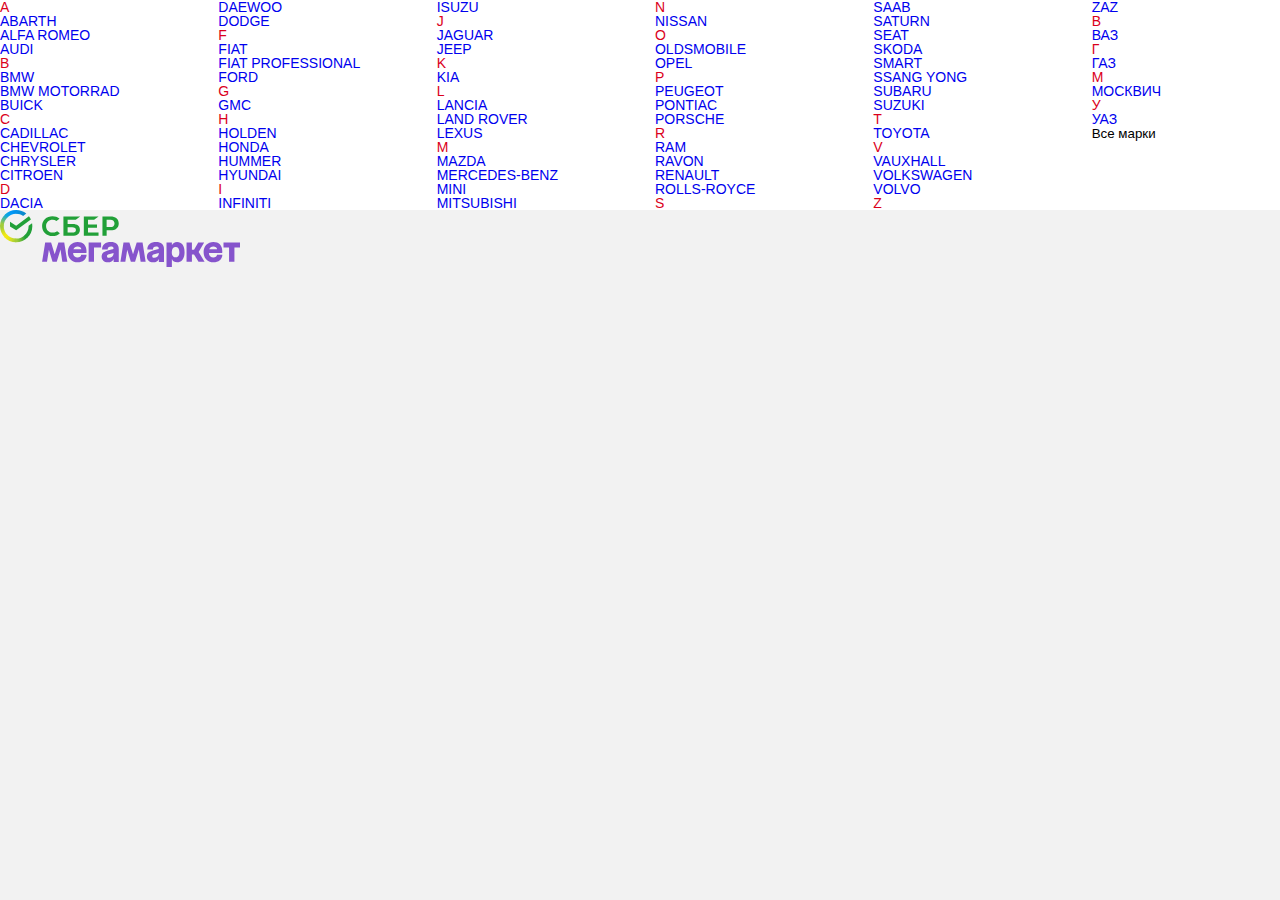
<file: catalog-new.html>
<!DOCTYPE html>
<html lang="en">

<head>
  <meta charset="UTF-8">
  <meta name="viewport" content="width=device-width, initial-scale=1.0">
  <link rel="stylesheet" href="style.css">
  <title>Document</title>
</head>

<body>
  <div class="main-carousel-block">
    <div id="carousel-main-slider">
      <div class="slider-item" style="background-color: #fff;">
        <div class="slider-item__content">
          <div class="slider-catalog">

            <div class="slider-catalog__content slider-active" id="slider-1">

              <div class="slider-catalog__letter-block">
                <div class="slider-catalog__letter"><span>A</span></div>
                <div class="slider-catalog__list">
                  <div class="slider-catalog__item catalog__invisible"><a href="/laximo?lp=catalog&c=CFIAT84"
                      class="slider-catalog__link">ABARTH</a></div>
                  <div class="slider-catalog__item catalog__invisible"><a href="/laximo?lp=catalog&c=RFIAT84"
                      class="slider-catalog__link">Alfa Romeo</a></div>
                  <div class="slider-catalog__item"><a href="/laximo?lp=catalog&amp;c=AU1489"
                      class="slider-catalog__link">Audi</a></div>
                </div>
              </div>
              <div class="slider-catalog__letter-block">
                <div class="slider-catalog__letter"><span>B</span></div>
                <div class="slider-catalog__list">
                  <div class="slider-catalog__item"><a href="/laximo?lp=catalog&amp;c=BMW202301"
                      class="slider-catalog__link">BMW</a></div>
                  <div class="slider-catalog__item catalog__invisible"><a href="/laximo?lp=catalog&c=BMWMR202301"
                      class="slider-catalog__link ">BMW Motorrad</a></div>
                  <div class="slider-catalog__item catalog__invisible"><a href="/laximo?lp=catalog&c=GM_B201809"
                      class="slider-catalog__link">Buick</a></div>
                </div>
              </div>
              <div class="slider-catalog__letter-block">
                <div class="slider-catalog__letter"><span>C</span></div>
                <div class="slider-catalog__list">
                  <div class="slider-catalog__item"><a href="/laximo?lp=catalog&amp;c=GM_K201809"
                      class="slider-catalog__link">Cadillac</a></div>
                  <div class="slider-catalog__item"><a href="/laximo?lp=catalog&amp;c=GM_C201809"
                      class="slider-catalog__link">Chevrolet</a></div>
                  <div class="slider-catalog__item catalog__invisible"><a href="/laximo?lp=catalog&c=CHRYSLER201802"
                      class="slider-catalog__link">Chrysler</a></div>
                  <div class="slider-catalog__item"><a href="/laximo?lp=catalog&amp;c=CITROEN00"
                      class="slider-catalog__link">Citroen</a></div>
                </div>
              </div>
              <div class="slider-catalog__letter-block">
                <div class="slider-catalog__letter"><span>D</span></div>
                <div class="slider-catalog__list">
                  <div class="slider-catalog__item catalog__invisible"><a href="/laximo?lp=catalog&c=DACIA201910"
                      class="slider-catalog__link">Dacia</a></div>
                  <div class="slider-catalog__item"><a href="/laximo?lp=catalog&amp;c=GM_D201809"
                      class="slider-catalog__link">Daewoo</a></div>
                  <div class="slider-catalog__item catalog__invisible"><a href="/laximo?lp=catalog&c=DODGE201802"
                      class="slider-catalog__link">Dodge</a></div>
                </div>
              </div>
              <div class="slider-catalog__letter-block">
                <div class="slider-catalog__letter"><span>F</span></div>
                <div class="slider-catalog__list">
                  <div class="slider-catalog__item catalog__invisible"><a href="/laximo?lp=catalog&c=FFIAT84"
                      class="slider-catalog__link">Fiat</a></div>
                  <div class="slider-catalog__item catalog__invisible"><a href="/laximo?lp=catalog&c=TFIAT84"
                      class="slider-catalog__link">Fiat Professional</a></div>
                  <div class="slider-catalog__item"><a href="/laximo?lp=catalog&amp;c=FORD201911"
                      class="slider-catalog__link">Ford</a></div>
                </div>
              </div>
              <div class="slider-catalog__letter-block catalog__invisible">
                <div class="slider-catalog__letter"><span>G</span></div>
                <div class="slider-catalog__list">
                  <div class="slider-catalog__item"><a href="/laximo?lp=catalog&c=GM_G201809"
                      class="slider-catalog__link">GMC</a></div>
                </div>
              </div>
              <div class="slider-catalog__letter-block">
                <div class="slider-catalog__letter"><span>H</span></div>
                <div class="slider-catalog__list">
                  <div class="slider-catalog__item catalog__invisible"><a href="/laximo?lp=catalog&c=GM_HA201809"
                      class="slider-catalog__link">Holden</a></div>
                  <div class="slider-catalog__item"><a href="/laximo?lp=catalog&amp;c=HONDA2017"
                      class="slider-catalog__link">Honda</a></div>
                  <div class="slider-catalog__item"><a href="/laximo?lp=catalog&c=GM_H201809"
                      class="slider-catalog__link catalog__invisible">Hummer</a></div>
                  <div class="slider-catalog__item"><a href="/laximo?lp=catalog&amp;c=HYUNDAI"
                      class="slider-catalog__link">Hyundai</a></div>
                </div>
              </div>
              <div class="slider-catalog__letter-block">
                <div class="slider-catalog__letter"><span>I</span></div>
                <div class="slider-catalog__list">
                  <div class="slider-catalog__item"><a href="/laximo?lp=catalog&amp;c=INFINITI201809"
                      class="slider-catalog__link">Infiniti</a></div>
                  <div class="slider-catalog__item catalog__invisible"><a href="/laximo?lp=catalog&c=ISUZU201702"
                      class="slider-catalog__link">Isuzu</a></div>
                </div>
              </div>
              <div class="slider-catalog__letter-block">
                <div class="slider-catalog__letter"><span>J</span></div>
                <div class="slider-catalog__list">
                  <div class="slider-catalog__item catalog__invisible"><a href="/laximo?lp=catalog&c=JAGUAR201701"
                      class="slider-catalog__link">Jaguar</a></div>
                  <div class="slider-catalog__item"><a href="/laximo?lp=catalog&amp;c=JEEP201802"
                      class="slider-catalog__link">Jeep</a></div>
                </div>
              </div>
              <div class="slider-catalog__letter-block">
                <div class="slider-catalog__letter"><span>K</span></div>
                <div class="slider-catalog__list">
                  <div class="slider-catalog__item"><a href="/laximo?lp=catalog&amp;c=KIA"
                      class="slider-catalog__link">Kia</a></div>
                </div>
              </div>
              <div class="slider-catalog__letter-block">
                <div class="slider-catalog__letter"><span>L</span></div>
                <div class="slider-catalog__list">
                  <div class="slider-catalog__item catalog__invisible"><a href="/laximo?lp=catalog&c=LFIAT84"
                      class="slider-catalog__link">Lancia</a></div>
                  <div class="slider-catalog__item"><a href="/laximo?lp=catalog&amp;c=LRE201412"
                      class="slider-catalog__link">Land Rover</a></div>
                  <div class="slider-catalog__item"><a href="/laximo?lp=catalog&amp;c=LEXUS00"
                      class="slider-catalog__link">Lexus</a></div>
                </div>
              </div>
              <div class="slider-catalog__letter-block">
                <div class="slider-catalog__letter"><span>M</span></div>
                <div class="slider-catalog__list">
                  <div class="slider-catalog__item"><a href="/laximo?lp=catalog&amp;c=MAZDA2020"
                      class="slider-catalog__link">Mazda</a></div>
                  <div class="slider-catalog__item"><a href="/laximo?lp=catalog&amp;c=MB201810"
                      class="slider-catalog__link">Mercedes-Benz</a></div>
                  <div class="slider-catalog__item catalog__invisible"><a href="/laximo?lp=catalog&c=MINI202301"
                      class="slider-catalog__link">Mini</a></div>
                  <div class="slider-catalog__item"><a href="/laximo?lp=catalog&amp;c=MMC202203"
                      class="slider-catalog__link">Mitsubishi</a></div>
                </div>
              </div>
              <div class="slider-catalog__letter-block">
                <div class="slider-catalog__letter"><span>N</span></div>
                <div class="slider-catalog__list">
                  <div class="slider-catalog__item"><a href="/laximo?lp=catalog&amp;c=NISSAN201809"
                      class="slider-catalog__link">Nissan</a></div>
                </div>
              </div>
              <div class="slider-catalog__letter-block">
                <div class="slider-catalog__letter"><span>O</span></div>
                <div class="slider-catalog__list">
                  <div class="slider-catalog__item catalog__invisible"><a href="/laximo?lp=catalog&c=GM_O201809"
                      class="slider-catalog__link">Oldsmobile</a></div>
                  <div class="slider-catalog__item"><a href="/laximo?lp=catalog&amp;c=GM_OP201809"
                      class="slider-catalog__link">Opel</a></div>
                </div>
              </div>
              <div class="slider-catalog__letter-block">
                <div class="slider-catalog__letter"><span>P</span></div>
                <div class="slider-catalog__list">
                  <div class="slider-catalog__item"><a href="/laximo?lp=catalog&amp;c=PEUGEOT00"
                      class="slider-catalog__link">Peugeot</a></div>
                  <div class="slider-catalog__item catalog__invisible"><a href="/laximo?lp=catalog&c=GM_P201809"
                      class="slider-catalog__link">Pontiac</a></div>
                  <div class="slider-catalog__item"><a href="/laximo?lp=catalog&amp;c=PO701"
                      class="slider-catalog__link">Porsche</a></div>
                </div>
              </div>
              <div class="slider-catalog__letter-block">
                <div class="slider-catalog__letter"><span>R</span></div>
                <div class="slider-catalog__list">
                  <div class="slider-catalog__item"><a href="/laximo?lp=catalog&c=RAM201802"
                      class="slider-catalog__link">Ram</a></div>
                  <div class="slider-catalog__item catalog__invisible"><a href="/laximo?lp=catalog&c=GM_R201809"
                      class="slider-catalog__link">Ravon</a></div>
                  <div class="slider-catalog__item"><a href="/laximo?lp=catalog&amp;c=RENAULT201910"
                      class="slider-catalog__link">Renault</a></div>
                  <div class="slider-catalog__item catalog__invisible"><a href="/laximo?lp=catalog&c=RR202301"
                      class="slider-catalog__link">Rolls-Royce</a></div>
                </div>
              </div>
              <div class="slider-catalog__letter-block">
                <div class="slider-catalog__letter"><span>S</span></div>
                <div class="slider-catalog__list">
                  <div class="slider-catalog__item catalog__invisible"><a href="/laximo?lp=catalog&c=GM_SB201809"
                      class="slider-catalog__link">Saab</a>
                  </div>
                  <div class="slider-catalog__item catalog__invisible"><a href="/laximo?lp=catalog&c=GM_S201809"
                      class="slider-catalog__link">Saturn</a>
                  </div>
                  <div class="slider-catalog__item catalog__invisible"><a href="/laximo?lp=catalog&c=SE1045"
                      class="slider-catalog__link">Seat</a>
                  </div>
                  <div class="slider-catalog__item"><a href="/laximo?lp=catalog&amp;c=SK1021"
                      class="slider-catalog__link">Skoda</a></div>
                  <div class="slider-catalog__item catalog__invisible"><a href="/laximo?lp=catalog&c=MBS201810"
                      class="slider-catalog__link">Smart</a>
                  </div>
                  <div class="slider-catalog__item"><a href="/laximo?lp=catalog&amp;c=SY201502"
                      class="slider-catalog__link">Ssang Yong</a></div>
                  <div class="slider-catalog__item"><a href="/laximo?lp=catalog&amp;c=SUBARU201802"
                      class="slider-catalog__link">Subaru</a></div>
                  <div class="slider-catalog__item"><a href="/laximo?lp=catalog&amp;c=SUZUKI201402L"
                      class="slider-catalog__link">Suzuki</a></div>
                </div>
              </div>
              <div class="slider-catalog__letter-block">
                <div class="slider-catalog__letter"><span>T</span></div>
                <div class="slider-catalog__list">
                  <div class="slider-catalog__item"><a href="/laximo?lp=catalog&amp;c=TOYOTA00"
                      class="slider-catalog__link">Toyota</a></div>
                </div>
              </div>
              <div class="slider-catalog__letter-block">
                <div class="slider-catalog__letter"><span>V</span></div>
                <div class="slider-catalog__list">
                  <div class="slider-catalog__item catalog__invisible"><a href="/laximo?lp=catalog&c=GM_VX201809"
                      class="slider-catalog__link">Vauxhall</a></div>
                  <div class="slider-catalog__item"><a href="/laximo?lp=catalog&amp;c=VW1489"
                      class="slider-catalog__link">Volkswagen</a></div>
                  <div class="slider-catalog__item"><a href="/laximo?lp=catalog&amp;c=VOLVO201410"
                      class="slider-catalog__link">Volvo</a></div>
                </div>
              </div>
              <div class="slider-catalog__letter-block  catalog__invisible">
                <div class="slider-catalog__letter"><span>Z</span></div>
                <div class="slider-catalog__list">
                  <div class="slider-catalog__item"><a href="/laximo?lp=catalog&c=ZAZ"
                      class="slider-catalog__link">ZAZ</a></div>
                </div>
              </div>
              <div class="slider-catalog__letter-block">
                <div class="slider-catalog__letter"><span>В</span></div>
                <div class="slider-catalog__list">
                  <div class="slider-catalog__item"><a href="/auto2dV2/?action=models&typeCatalog=CARS_NATIVE&mark=VAZ"
                      class="slider-catalog__link">ВАЗ</a></div>
                </div>
              </div>
              <div class="slider-catalog__letter-block">
                <div class="slider-catalog__letter"><span>Г</span></div>
                <div class="slider-catalog__list">
                  <div class="slider-catalog__item"><a href="/auto2dV2/?action=models&typeCatalog=CARS_NATIVE&mark=GAZ"
                      class="slider-catalog__link">ГАЗ</a></div>
                </div>
              </div>
              <div class="slider-catalog__letter-block">
                <div class="slider-catalog__letter"><span>М</span></div>
                <div class="slider-catalog__list">
                  <div class="slider-catalog__item"><a
                      href="/auto2dV2/?action=models&typeCatalog=CARS_NATIVE&mark=MOSKVICH"
                      class="slider-catalog__link">Москвич</a></div>
                </div>
              </div>
              <div class="slider-catalog__letter-block">
                <div class="slider-catalog__letter"><span>У</span></div>
                <div class="slider-catalog__list">
                  <div class="slider-catalog__item"><a href="/auto2dV2/?action=models&typeCatalog=CARS_NATIVE&mark=UAZ"
                      class="slider-catalog__link">УАЗ</a></div>
                </div>
              </div>
              <button class="slider-catalog__all-list" id="slider__btn">Все марки</button>

            </div>

          </div>
        </div>
      </div>
    </div>
  </div>

  <script>
    $(function () {
      const sliderBtn = $('#slider__btn');

      sliderBtn.click(function () {
        $('.catalog__invisible').toggleClass('visible');
        sliderBtn.toggleClass('active');
        sliderBtn.innerHtml = 'Популярное';
      });
    });
  </script>



<svg xmlns="http://www.w3.org/2000/svg" xmlns:xlink="http://www.w3.org/1999/xlink"
  xmlns:xodm="http://www.corel.com/coreldraw/odm/2003" xml:space="preserve" width="63.5mm" height="15.132mm"
  version="1.1"
  style="shape-rendering:geometricPrecision; text-rendering:geometricPrecision; image-rendering:optimizeQuality; fill-rule:evenodd; clip-rule:evenodd"
  viewBox="0 0 6314.91 1504.84">
  <defs>
    <linearGradient id="id0" gradientUnits="userSpaceOnUse" x1="45.55" y1="390.7" x2="153.74" y2="109.79">
      <stop offset="0" style="stop-opacity:1; stop-color:#A3CD39" />
      <stop offset="0.0705882" style="stop-opacity:1; stop-color:#A3CD39" />
      <stop offset="0.258824" style="stop-opacity:1; stop-color:#81C55F" />
      <stop offset="0.921569" style="stop-opacity:1; stop-color:#0FA8E0" />
      <stop offset="1" style="stop-opacity:1; stop-color:#0FA8E0" />
    </linearGradient>
    <linearGradient id="id1" gradientUnits="userSpaceOnUse" x1="163.85" y1="149.1" x2="418.04" y2="52.4">
      <stop offset="0" style="stop-opacity:1; stop-color:#0FA8E0" />
      <stop offset="0.0588235" style="stop-opacity:1; stop-color:#0FA8E0" />
      <stop offset="0.541176" style="stop-opacity:1; stop-color:#0099F9" />
      <stop offset="0.921569" style="stop-opacity:1; stop-color:#0291EB" />
      <stop offset="1" style="stop-opacity:1; stop-color:#0291EB" />
    </linearGradient>
    <linearGradient id="id2" gradientUnits="userSpaceOnUse" x1="145.03" y1="714.19" x2="45.01" y2="425.56">
      <stop offset="0" style="stop-opacity:1; stop-color:#F2E913" />
      <stop offset="0.14902" style="stop-opacity:1; stop-color:#F2E913" />
      <stop offset="0.301961" style="stop-opacity:1; stop-color:#E7E518" />
      <stop offset="0.580392" style="stop-opacity:1; stop-color:#CADB26" />
      <stop offset="0.890196" style="stop-opacity:1; stop-color:#A3CD39" />
      <stop offset="1" style="stop-opacity:1; stop-color:#A3CD39" />
    </linearGradient>
    <linearGradient id="id3" gradientUnits="userSpaceOnUse" x1="402.03" y1="785.36" x2="704.9" y2="716.98">
      <stop offset="0" style="stop-opacity:1; stop-color:#A3CD39" />
      <stop offset="0.121569" style="stop-opacity:1; stop-color:#A3CD39" />
      <stop offset="0.290196" style="stop-opacity:1; stop-color:#86C339" />
      <stop offset="0.870588" style="stop-opacity:1; stop-color:#21A038" />
      <stop offset="1" style="stop-opacity:1; stop-color:#21A038" />
    </linearGradient>
    <linearGradient id="id4" gradientUnits="userSpaceOnUse" x1="144.84" y1="693.32" x2="415.33" y2="794.26">
      <stop offset="0" style="stop-opacity:1; stop-color:#F2E913" />
      <stop offset="0.129412" style="stop-opacity:1; stop-color:#F2E913" />
      <stop offset="0.301961" style="stop-opacity:1; stop-color:#EBE716" />
      <stop offset="0.529412" style="stop-opacity:1; stop-color:#D9E01F" />
      <stop offset="0.8" style="stop-opacity:1; stop-color:#BBD62D" />
      <stop offset="0.980392" style="stop-opacity:1; stop-color:#A3CD39" />
      <stop offset="1" style="stop-opacity:1; stop-color:#A3CD39" />
    </linearGradient>
    <linearGradient id="id5" gradientUnits="userSpaceOnUse" x1="412.24" y1="40.2" x2="664.14" y2="117.84">
      <stop offset="0" style="stop-opacity:1; stop-color:#0291EB" />
      <stop offset="0.0509804" style="stop-opacity:1; stop-color:#0291EB" />
      <stop offset="0.788235" style="stop-opacity:1; stop-color:#0C8ACB" />
      <stop offset="1" style="stop-opacity:1; stop-color:#0C8ACB" />
    </linearGradient>
  </defs>
  <g id="Слой_x0020_1">
    <metadata id="CorelCorpID_0Corel-Layer" />
    <g id="_2013488847296">
      <path fill="#8654CC" fill-rule="nonzero"
        d="M2332.16 1365.02l141.29 0 0 -381.44 186.71 0 0 -131.04 -328 0 0 512.48zm3280.63 -114.26c-68.36,0 -112.04,-44.59 -116.04,-117.14l350.3 0c0,0 2.17,-26.35 2.17,-53.46 0,-153.74 -91.48,-240.13 -234.98,-240.13 -151.56,0 -256.98,110.54 -256.98,267.95 0,159.6 103.96,269.41 255.53,269.41 140.56,0 234.98,-81.34 237.92,-200.6l-140.56 0c-8.05,46.88 -42.48,73.96 -97.36,73.96zm1.45 -292.11c56.62,0 90.38,24.43 99.74,76.15l-209.69 0c16.03,-48.42 55.64,-76.15 109.95,-76.15zm-2016.97 -106.12l-97.23 313.98 -94.6 -313.98 -155.93 0 -81.25 512.48 129.56 0 49.44 -318.81 95.54 318.81 111.26 0 98.94 -324.52 47.49 324.52 131.79 0 -81.26 -512.48 -153.74 0zm1063.75 -12.45c-67.62,0 -118.32,34.4 -138.36,89.28l0 -76.85 -141.3 0 0 652.33 141.3 0 0 -215.12c20.93,54.38 71.34,87 138.36,87 117.15,0 195.49,-90.79 195.49,-267.97 0,-177.17 -78.34,-268.66 -195.49,-268.66zm-39.51 405.59c-62.96,0 -101.03,-43.93 -101.03,-136.93 0,-92.23 38.82,-137.63 102.5,-137.63 60.03,0 95.91,44.68 95.91,137.63 -0.01,96.65 -34.44,136.93 -97.4,136.93l0.02 0zm-511.75 -405.59c-150.81,0 -236.49,73.93 -232.83,199.87l146.43 0c0.74,-53.44 27.9,-79.02 86.4,-79.02 41.83,0 68.08,17.56 68.08,43.93 0,16.87 -6.58,23.44 -32.22,30.76l-117.85 32.21c-112.76,30.76 -163.29,77.61 -163.29,155.95 0,91.5 66.65,153 164.75,153 76.14,0 125.91,-30.02 150.81,-88.58l0 76.86 135.43 0 0 -340.5c0,-123.72 -78.32,-184.49 -205.72,-184.49zm-51.12 418.02c-35.15,0 -52.74,-17.56 -52.74,-43.18 0,-24.17 12.44,-38.81 51.26,-49.77l122.25 -34.38 0 8.73c-0.11,69.58 -52.08,118.6 -120.91,118.6l0.14 0zm1313.26 -405.57l-155.93 0 -109.86 190.33 -56.34 0 0 -190.33 -141.29 0 0 512.48 141.29 0 0 -196.2 55.5 0 118.02 196.2 159.59 0 -155.91 -261.38 144.92 -251.1zm-2452.58 -12.45c-150.82,0 -236.48,73.93 -232.82,199.87l146.43 0c0.73,-53.44 27.89,-79.02 86.39,-79.02 41.71,0 68.06,17.56 68.06,43.93 0,16.87 -6.56,23.44 -32.2,30.76l-117.87 32.21c-112.74,30.76 -163.27,77.61 -163.27,155.95 0,91.5 66.63,153 164.73,153 76.15,0 125.93,-30.76 150.82,-88.58l0 76.86 135.43 0 0 -340.5c0,-123.72 -78.32,-184.49 -205.71,-184.49zm-50.53 418.02c-35.86,0 -53.47,-17.56 -53.47,-43.18 0,-24.17 12.45,-39.5 51.15,-50.52l122.24 -34.37 0 9.47c0.15,65.89 -51.71,118.6 -119.91,118.6zm-1332.44 -405.57l-97.23 313.98 -94.59 -313.98 -155.92 0 -81.28 512.48 129.59 0 49.43 -318.81 95.53 318.81 111.29 0 98.91 -324.52 47.52 324.52 131.77 0 -81.27 -512.48 -153.74 0zm4344.4 0l0 131.04 146.43 0 0 381.44 141.3 0 0 -381.44 146.42 0 0 -131.04 -434.15 0zm-3840.74 398.23c-69.04,0 -112.09,-44.59 -116.03,-117.14l350.3 0c0,0 2.19,-26.35 2.19,-53.46 0,-153.74 -91.5,-240.13 -235,-240.13 -151.57,0 -256.98,110.54 -256.98,267.95 0,159.6 103.96,269.41 255.52,269.41 140.57,0 235.01,-81.34 237.92,-200.6l-140.46 0c-8.14,46.88 -42.55,73.96 -97.46,73.96zm1.46 -292.11c56.66,0 90.41,24.43 99.74,76.15l-209.69 0c16.07,-48.42 55.65,-76.15 109.96,-76.15z" />
      <path id="Path" fill="#21A038" fill-rule="nonzero"
        d="M2477.02 254.25l115.61 -85.31 -387.02 0 0 511 387.02 0 0 -85.3 -276.44 0 0 -130.48 236.23 0 0 -85.31 -236.23 0 0 -124.62 160.84 0zm-997.68 315.3c-29.32,15.89 -61.99,24.26 -95.5,24.26 -99.68,0 -171.72,-71.09 -171.72,-168.94 0,-97.85 72.04,-168.94 171.72,-168.94 36.03,-0.84 71.2,10.88 100.52,31.78l79.59 -58.54 0 0 -5.03 -5.02c-46.07,-40.97 -108.06,-61.89 -178.42,-61.89 -76.24,0 -145.76,25.94 -196.02,72.77 -50.26,48.51 -78.74,116.24 -77.07,186.5 -0.84,71.09 26.81,139.67 77.07,189.85 52.78,49.35 123.15,76.95 195.18,75.27 79.58,0 149.11,-27.6 196.02,-77.78l-71.2 -52.69 -25.13 13.38zm1426.56 -400.6l-210.25 0 0 511 110.57 0 0 -144.69 100.52 0c134.04,0 217.8,-70.25 217.8,-183.15 0,-112.9 -83.76,-183.16 -218.64,-183.16zm-2.52 281.02l-98.01 0 0 -195.71 98.01 0c71.2,0 109.74,35.13 109.74,97.86 0,62.72 -38.54,97.86 -109.74,97.86zm-990.13 -81.96l-134.03 0 0 -113.75 214.44 0 115.61 -85.31 -440.62 0 0 511 230.36 0c129,0 203.56,-58.54 203.56,-160.58 0,-97.85 -67.02,-151.37 -189.32,-151.37zm-18.43 226.65l-115.6 0 0 -141.34 115.6 0c70.36,0 103.04,23.41 103.04,71.09 0,47.67 -35.18,70.26 -103.04,70.26z" />
      <g id="Group">
        <path id="Path_0" fill="#21A038" fill-rule="nonzero"
          d="M761.45 165.59c20.11,25.94 36.86,54.37 51.11,84.48l-387.01 285.19 -162.52 -102.03 0 -122.1 161.67 101.2 336.75 -246.73z" />
        <g id="Path_1">
          <path fill="url(#id2)" fill-rule="nonzero"
            d="M98.02 424.86c0,-5.85 0,-10.87 0.84,-16.73l-98.01 -5.01c0,6.68 -0.85,14.21 -0.85,20.9 0,117.09 47.74,223.31 124.82,300.25l69.52 -69.42c-59.47,-58.54 -96.32,-139.66 -96.32,-229.99z" />
          <path fill="url(#id1)" fill-rule="nonzero"
            d="M424.7 98.69c5.87,0 10.9,0 16.76,0.84l5.02 -97.86c-6.7,0 -14.24,-0.84 -20.93,-0.84 -117.28,0 -223.67,47.68 -300.73,124.62l69.52 69.41c58.63,-59.38 140.73,-96.18 230.36,-96.18z" />
          <path fill="url(#id3)" fill-rule="nonzero"
            d="M424.7 751.04c-5.86,0 -10.88,0 -16.76,-0.85l-5.02 97.86c6.7,0 14.24,0.84 20.94,0.84 117.28,0 223.66,-47.68 300.73,-124.61l-69.53 -69.42c-58.63,60.22 -139.89,96.19 -230.36,96.19z" />
        </g>
        <g id="Path_2">
          <path fill="url(#id5)" fill-rule="nonzero"
            d="M609 155.56l82.93 -61.05c-72.89,-58.53 -165.86,-94.5 -267.23,-94.5l0 0 0 97.86c68.69,0.84 132.35,21.75 184.3,57.7z" />
          <path fill="#21A038" fill-rule="nonzero"
            d="M850.25 424.86c0,-25.93 -2.52,-51.01 -6.7,-76.11l-91.3 67.74c0,2.52 0,5.86 0,8.36 0,96.19 -41.89,182.33 -108.07,241.71l66.18 72.77c85.45,-76.95 139.89,-189.86 139.89,-314.47z" />
          <path fill="url(#id4)" fill-rule="nonzero"
            d="M424.7 751.04c-96.33,0 -182.62,-41.82 -242.08,-107.89l-72.88 66.07c77.9,86.14 190.15,139.66 314.96,139.66l0 -97.85 0 0z" />
          <path fill="url(#id0)" fill-rule="nonzero"
            d="M206.07 183.16l-66.17 -72.77c-86.28,77.79 -139.89,189.85 -139.89,314.46l98.02 0c0,-95.34 41.88,-182.32 108.05,-241.7z" />
        </g>
      </g>
    </g>
  </g>
</svg>
</body>

</html>
</file>
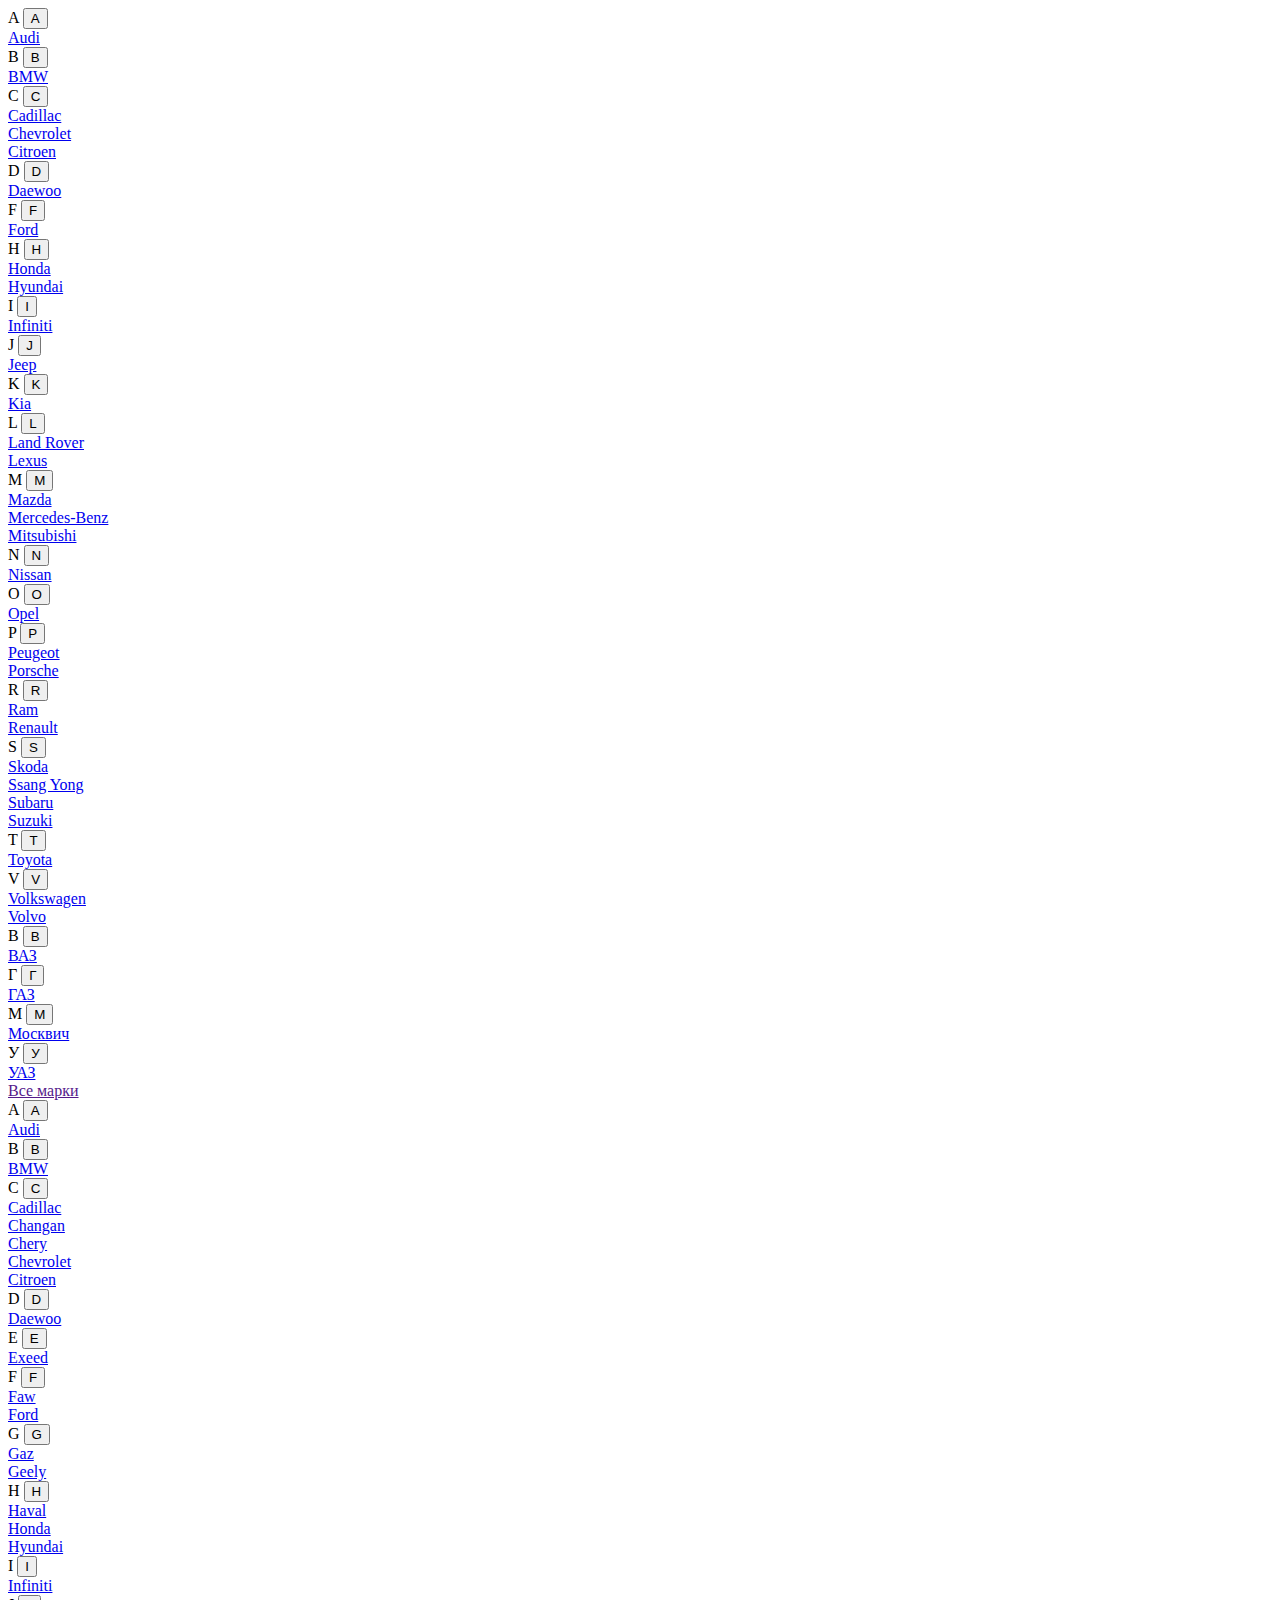
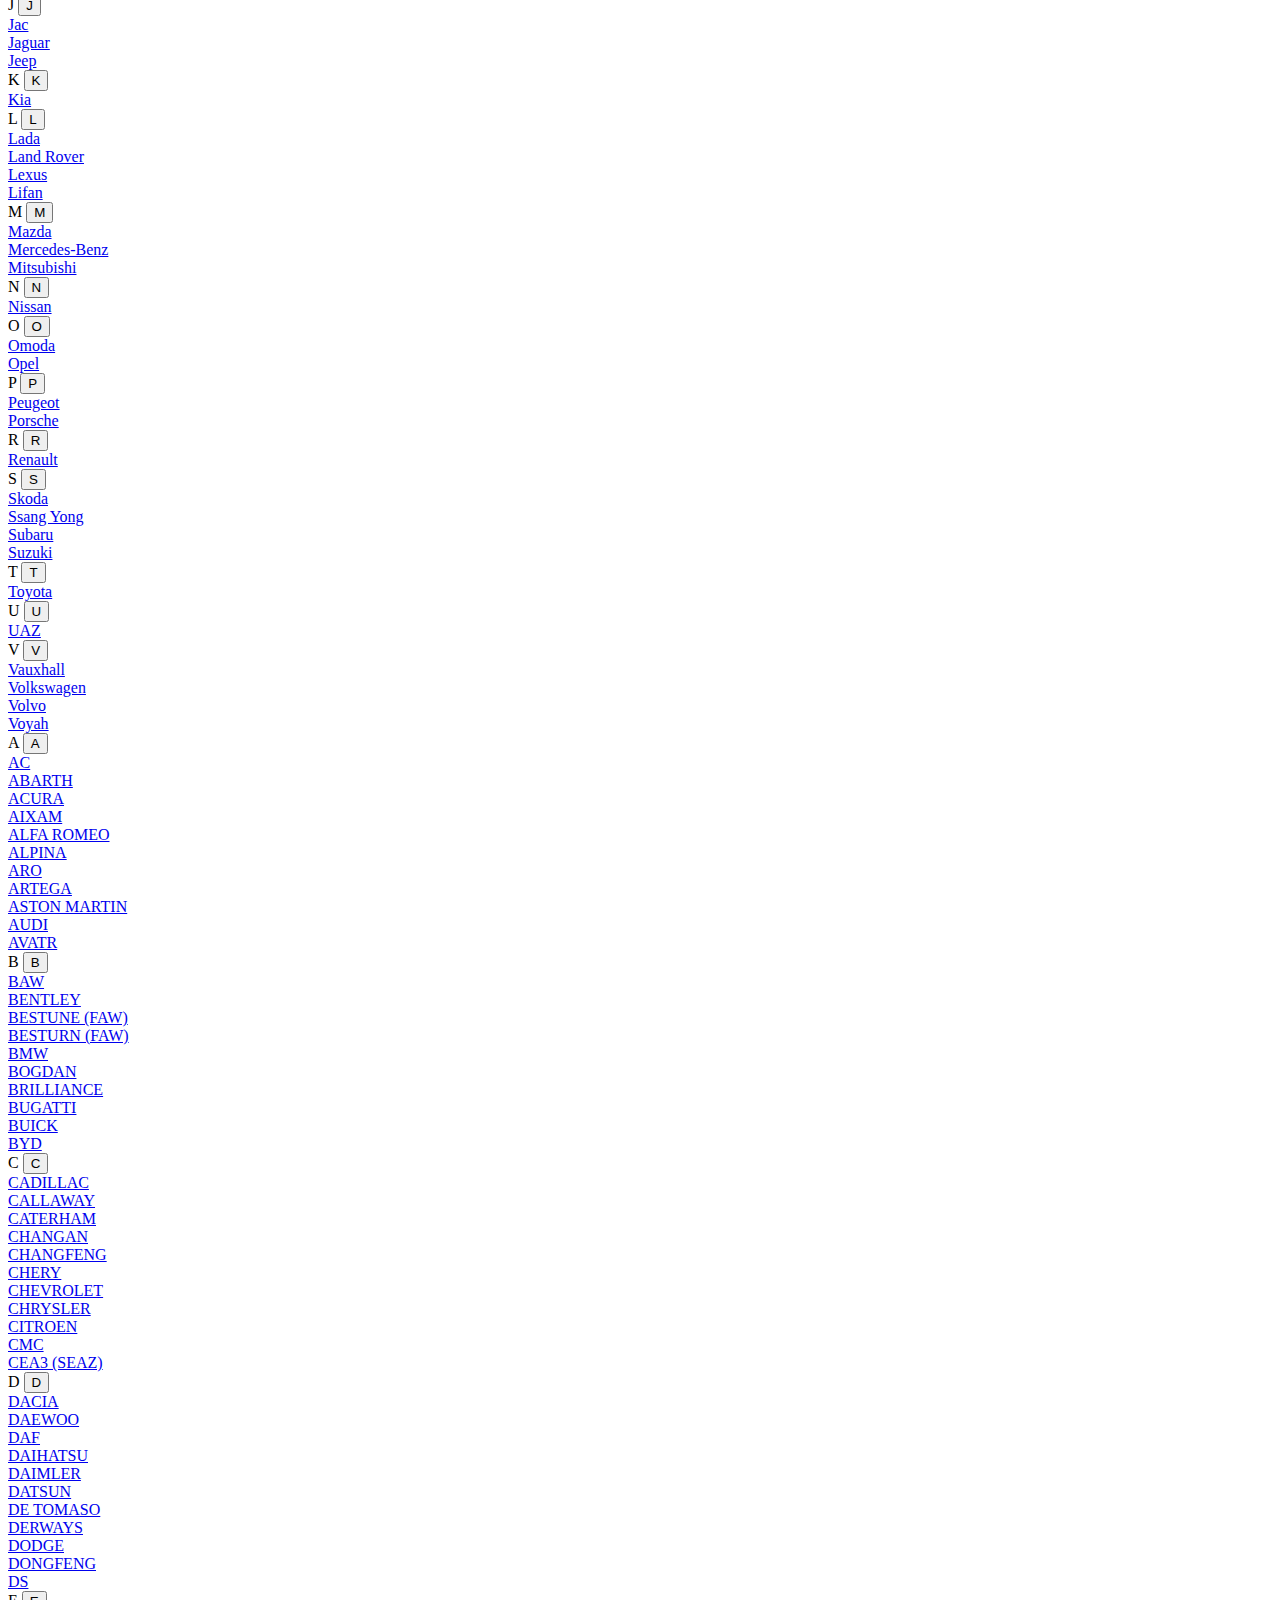
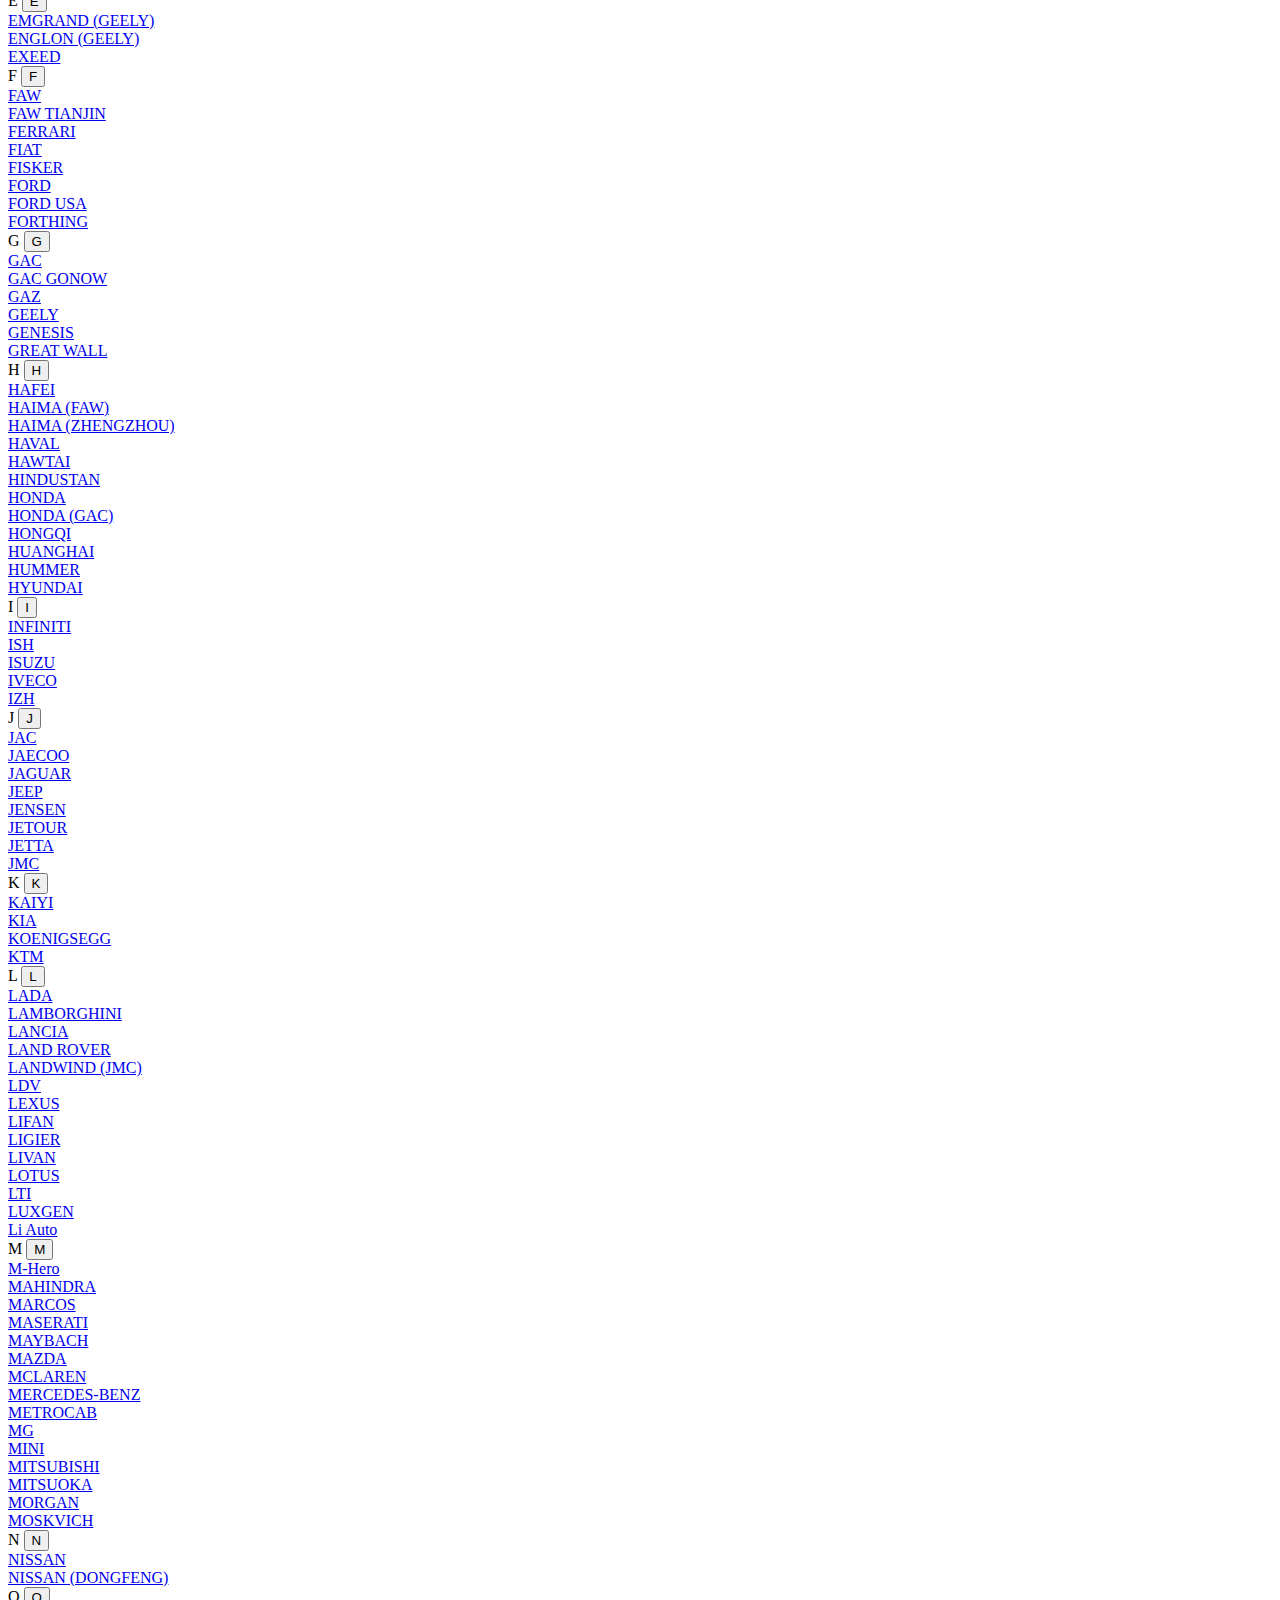
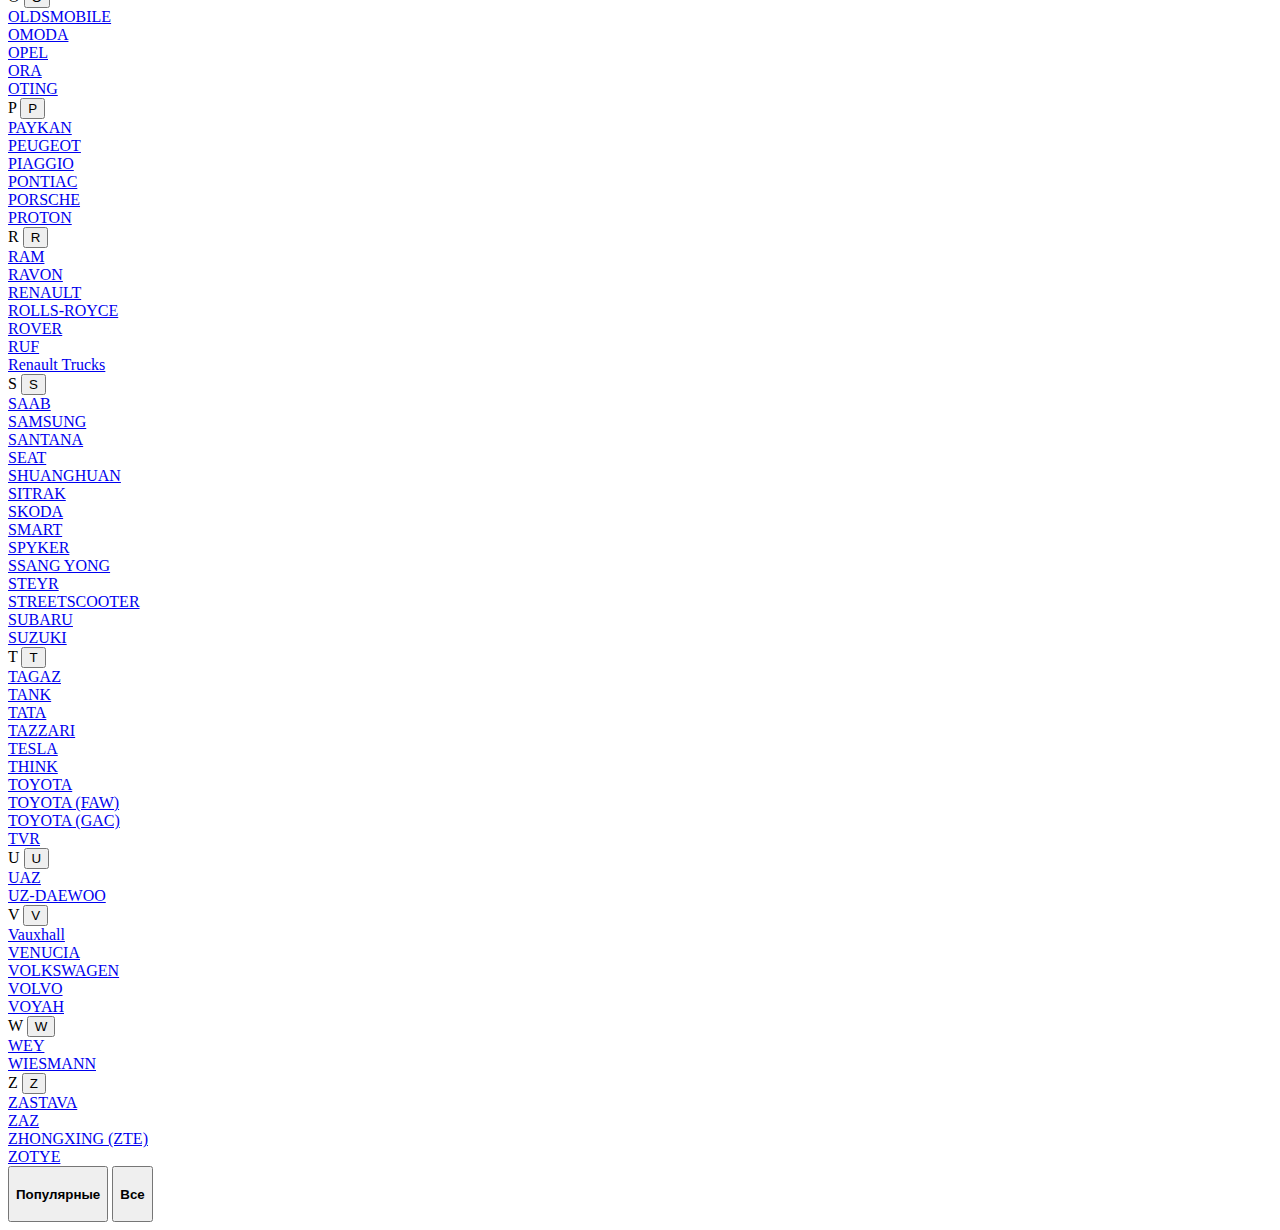
<file: catalogs.html>
<!DOCTYPE html>
<html lang="en">

<head>
  <meta charset="UTF-8">
  <meta name="viewport" content="width=device-width, initial-scale=1.0">
  <title>Document</title>
</head>

<body>

  <div class="main-carousel-block">
    <div id="carousel-main-slider">
      <div class="slider-item" style="background-color: #fff;">
        <div class="slider-item__content">
          <div class="slider-catalog">
            <div class="slider-catalog__content slider-active" id="slider-1">
              <div class="slider-catalog__block">
                <div class="slider-catalog__letter-block">
                  <div class="slider-catalog__letter"><span>A</span> <button type="button">A</button></div>
                  <div class="slider-catalog__list">
                    <div class="slider-catalog__item"><a href="/laximo?lp=catalog&amp;c=AU1489"
                        class="slider-catalog__link">Audi</a></div>
                  </div>
                </div>
                <div class="slider-catalog__letter-block">
                  <div class="slider-catalog__letter"><span>B</span> <button type="button">B</button></div>
                  <div class="slider-catalog__list">
                    <div class="slider-catalog__item"><a href="/laximo?lp=catalog&amp;c=BMW202301"
                        class="slider-catalog__link">BMW</a></div>
                  </div>
                </div>
                <div class="slider-catalog__letter-block">
                  <div class="slider-catalog__letter"><span>C</span> <button type="button">C</button></div>
                  <div class="slider-catalog__list">
                    <div class="slider-catalog__item"><a href="/laximo?lp=catalog&amp;c=GM_K201809"
                        class="slider-catalog__link">Cadillac</a></div>
                    <div class="slider-catalog__item"><a href="/laximo?lp=catalog&amp;c=GM_C201809"
                        class="slider-catalog__link">Chevrolet</a></div>
                    <div class="slider-catalog__item"><a href="/laximo?lp=catalog&amp;c=CITROEN00"
                        class="slider-catalog__link">Citroen</a></div>
                  </div>
                </div>
                <div class="slider-catalog__hidden">
                  <div class="slider-catalog__hidden-content"></div>
                </div>
              </div>
              <!-- Три буквы -->
              <div class="slider-catalog__block">
                <div class="slider-catalog__letter-block">
                  <div class="slider-catalog__letter"><span>D</span> <button type="button">D</button></div>
                  <div class="slider-catalog__list">
                    <div class="slider-catalog__item"><a href="/laximo?lp=catalog&amp;c=GM_D201809"
                        class="slider-catalog__link">Daewoo</a></div>
                  </div>
                </div>
                <div class="slider-catalog__letter-block">
                  <div class="slider-catalog__letter"><span>F</span> <button type="button">F</button></div>
                  <div class="slider-catalog__list">
                    <div class="slider-catalog__item"><a href="/laximo?lp=catalog&amp;c=FORD201911"
                        class="slider-catalog__link">Ford</a></div>
                  </div>
                </div>
                <div class="slider-catalog__letter-block">
                  <div class="slider-catalog__letter"><span>H</span> <button type="button">H</button></div>
                  <div class="slider-catalog__list">
                    <div class="slider-catalog__item"><a href="/laximo?lp=catalog&amp;c=HONDA2017"
                        class="slider-catalog__link">Honda</a></div>
                    <div class="slider-catalog__item"><a href="/laximo?lp=catalog&amp;c=HYUNDAI"
                        class="slider-catalog__link">Hyundai</a></div>
                  </div>
                </div>
                <div class="slider-catalog__letter-block">
                  <div class="slider-catalog__letter"><span>I</span> <button type="button">I</button></div>
                  <div class="slider-catalog__list">
                    <div class="slider-catalog__item"><a href="/laximo?lp=catalog&amp;c=INFINITI201809"
                        class="slider-catalog__link">Infiniti</a></div>
                  </div>
                </div>
                <div class="slider-catalog__hidden">
                  <div class="slider-catalog__hidden-content"></div>
                </div>
              </div>
              <!-- Четыре буквы -->
              <div class="slider-catalog__block">
                <div class="slider-catalog__letter-block">
                  <div class="slider-catalog__letter"><span>J</span> <button type="button">J</button></div>
                  <div class="slider-catalog__list">
                    <div class="slider-catalog__item"><a href="/laximo?lp=catalog&amp;c=JEEP201802"
                        class="slider-catalog__link">Jeep</a></div>
                  </div>
                </div>
                <div class="slider-catalog__letter-block">
                  <div class="slider-catalog__letter"><span>K</span> <button type="button">K</button></div>
                  <div class="slider-catalog__list">
                    <div class="slider-catalog__item"><a href="/laximo?lp=catalog&amp;c=KIA"
                        class="slider-catalog__link">Kia</a></div>
                  </div>
                </div>
                <div class="slider-catalog__letter-block">
                  <div class="slider-catalog__letter"><span>L</span> <button type="button">L</button></div>
                  <div class="slider-catalog__list">
                    <div class="slider-catalog__item"><a href="/laximo?lp=catalog&amp;c=LRE201412"
                        class="slider-catalog__link">Land Rover</a></div>
                    <div class="slider-catalog__item"><a href="/laximo?lp=catalog&amp;c=LEXUS00"
                        class="slider-catalog__link">Lexus</a></div>
                  </div>
                </div>
                <div class="slider-catalog__letter-block">
                  <div class="slider-catalog__letter"><span>M</span> <button type="button">M</button></div>
                  <div class="slider-catalog__list">
                    <div class="slider-catalog__item"><a href="/laximo?lp=catalog&amp;c=MAZDA2020"
                        class="slider-catalog__link">Mazda</a></div>
                    <div class="slider-catalog__item"><a href="/laximo?lp=catalog&amp;c=MB201810"
                        class="slider-catalog__link">Mercedes-Benz</a></div>
                    <div class="slider-catalog__item"><a href="/laximo?lp=catalog&amp;c=MMC202203"
                        class="slider-catalog__link">Mitsubishi</a></div>
                  </div>
                </div>
                <div class="slider-catalog__hidden">
                  <div class="slider-catalog__hidden-content"></div>
                </div>
              </div>
              <!-- Четыре буквы -->
              <div class="slider-catalog__block">
                <div class="slider-catalog__letter-block">
                  <div class="slider-catalog__letter"><span>N</span> <button type="button">N</button></div>
                  <div class="slider-catalog__list">
                    <div class="slider-catalog__item"><a href="/laximo?lp=catalog&amp;c=NISSAN201809"
                        class="slider-catalog__link">Nissan</a></div>
                  </div>
                </div>
                <div class="slider-catalog__letter-block">
                  <div class="slider-catalog__letter"><span>O</span> <button type="button">O</button></div>
                  <div class="slider-catalog__list">
                    <div class="slider-catalog__item"><a href="/laximo?lp=catalog&amp;c=GM_OP201809"
                        class="slider-catalog__link">Opel</a></div>
                  </div>
                </div>
                <div class="slider-catalog__letter-block">
                  <div class="slider-catalog__letter"><span>P</span> <button type="button">P</button></div>
                  <div class="slider-catalog__list">
                    <div class="slider-catalog__item"><a href="/laximo?lp=catalog&amp;c=PEUGEOT00"
                        class="slider-catalog__link">Peugeot</a></div>
                    <div class="slider-catalog__item"><a href="/laximo?lp=catalog&amp;c=PO701"
                        class="slider-catalog__link">Porsche</a></div>
                  </div>
                </div>
                <div class="slider-catalog__hidden">
                  <div class="slider-catalog__hidden-content"></div>
                </div>
              </div>
              <!-- Четыре буквы -->
              <div class="slider-catalog__block">
                <div class="slider-catalog__letter-block">
                  <div class="slider-catalog__letter"><span>R</span> <button type="button">R</button></div>
                  <div class="slider-catalog__list">
                    <div class="slider-catalog__item"><a href="/laximo?lp=catalog&c=RAM201802"
                        class="slider-catalog__link">Ram</a></div>
                    <div class="slider-catalog__item"><a href="/laximo?lp=catalog&amp;c=RENAULT201910"
                        class="slider-catalog__link">Renault</a></div>
                  </div>
                </div>
                <div class="slider-catalog__letter-block">
                  <div class="slider-catalog__letter"><span>S</span> <button type="button">S</button></div>
                  <div class="slider-catalog__list">
                    <div class="slider-catalog__item"><a href="/laximo?lp=catalog&amp;c=SK1021"
                        class="slider-catalog__link">Skoda</a></div>
                    <div class="slider-catalog__item"><a href="/laximo?lp=catalog&amp;c=SY201502"
                        class="slider-catalog__link">Ssang Yong</a></div>
                    <div class="slider-catalog__item"><a href="/laximo?lp=catalog&amp;c=SUBARU201802"
                        class="slider-catalog__link">Subaru</a></div>
                    <div class="slider-catalog__item"><a href="/laximo?lp=catalog&amp;c=SUZUKI201402L"
                        class="slider-catalog__link">Suzuki</a></div>
                  </div>
                </div>
                <div class="slider-catalog__hidden">
                  <div class="slider-catalog__hidden-content"></div>
                </div>
              </div>
              <!-- Четыре буквы -->
              <div class="slider-catalog__block">
                <div class="slider-catalog__letter-block">
                  <div class="slider-catalog__letter"><span>T</span> <button type="button">T</button></div>
                  <div class="slider-catalog__list">
                    <div class="slider-catalog__item"><a href="/laximo?lp=catalog&amp;c=TOYOTA00"
                        class="slider-catalog__link">Toyota</a></div>
                  </div>
                </div>
                <div class="slider-catalog__letter-block">
                  <div class="slider-catalog__letter"><span>V</span> <button type="button">V</button></div>
                  <div class="slider-catalog__list">
                    <div class="slider-catalog__item"><a href="/laximo?lp=catalog&amp;c=VW1489"
                        class="slider-catalog__link">Volkswagen</a></div>
                    <div class="slider-catalog__item"><a href="/laximo?lp=catalog&amp;c=VOLVO201410"
                        class="slider-catalog__link">Volvo</a></div>
                  </div>
                </div>
                <div class="slider-catalog__hidden">
                  <div class="slider-catalog__hidden-content"></div>
                </div>
              </div>
              <!-- Четыре буквы -->
              <div class="slider-catalog__block">
                <div class="slider-catalog__letter-block">
                  <div class="slider-catalog__letter"><span>В</span> <button type="button">В</button></div>
                  <div class="slider-catalog__list">
                    <div class="slider-catalog__item"><a
                        href="/auto2dV2/?action=models&typeCatalog=CARS_NATIVE&mark=VAZ"
                        class="slider-catalog__link">ВАЗ</a></div>
                  </div>
                </div>
                <div class="slider-catalog__letter-block">
                  <div class="slider-catalog__letter"><span>Г</span> <button type="button">Г</button></div>
                  <div class="slider-catalog__list">
                    <div class="slider-catalog__item"><a
                        href="/auto2dV2/?action=models&typeCatalog=CARS_NATIVE&mark=GAZ"
                        class="slider-catalog__link">ГАЗ</a></div>
                  </div>
                </div>
                <div class="slider-catalog__letter-block">
                  <div class="slider-catalog__letter"><span>М</span> <button type="button">М</button></div>
                  <div class="slider-catalog__list">
                    <div class="slider-catalog__item"><a
                        href="/auto2dV2/?action=models&typeCatalog=CARS_NATIVE&mark=MOSKVICH"
                        class="slider-catalog__link">Москвич</a></div>
                  </div>
                </div>
                <div class="slider-catalog__letter-block">
                  <div class="slider-catalog__letter"><span>У</span> <button type="button">У</button></div>
                  <div class="slider-catalog__list">
                    <div class="slider-catalog__item"><a
                        href="/auto2dV2/?action=models&typeCatalog=CARS_NATIVE&mark=UAZ"
                        class="slider-catalog__link">УАЗ</a></div>
                  </div>
                </div>
                <div class="slider-catalog__hidden">
                  <div class="slider-catalog__hidden-content"></div>
                </div>
              </div>
              <a class="slider-catalog__all-list" href="">Все марки</a>
            </div>
          </div>
        </div>
      </div>
    </div>
  </div>

  <div class="main-carousel-block">
    <div id="carousel-main-slider">

      <div class="slider-item" style="background-color: #fff;">
        <div class="slider-item__content">
          <div class="slider-catalog">

            <div class="slider-catalog__content slider-active" id="slider-1">

              <div class="slider-catalog__block">
                <div class="slider-catalog__letter-block">
                  <div class="slider-catalog__letter"><span>A</span> <button type="button">A</button></div>
                  <div class="slider-catalog__list">
                    <div class="slider-catalog__item"><a href="/laximo?lp=catalog&amp;c=AU1489"
                        class="slider-catalog__link">Audi</a></div>
                  </div>
                </div>
                <div class="slider-catalog__letter-block">
                  <div class="slider-catalog__letter"><span>B</span> <button type="button">B</button></div>
                  <div class="slider-catalog__list">
                    <div class="slider-catalog__item"><a href="/laximo?lp=catalog&amp;c=BMW202301"
                        class="slider-catalog__link">BMW</a></div>
                  </div>
                </div>
                <div class="slider-catalog__letter-block">
                  <div class="slider-catalog__letter"><span>C</span> <button type="button">C</button></div>
                  <div class="slider-catalog__list">
                    <div class="slider-catalog__item"><a href="/laximo?lp=catalog&amp;c=GM_K201809"
                        class="slider-catalog__link">Cadillac</a></div>
                    <div class="slider-catalog__item"><a href="/carbase?ctManufacturerId=2852"
                        class="slider-catalog__link">Changan</a></div>
                    <div class="slider-catalog__item"><a href="/carbase?ctManufacturerId=2887"
                        class="slider-catalog__link">Chery</a></div>
                    <div class="slider-catalog__item"><a href="/laximo?lp=catalog&amp;c=GM_C201809"
                        class="slider-catalog__link">Chevrolet</a></div>
                    <div class="slider-catalog__item"><a href="/laximo?lp=catalog&amp;c=CITROEN00"
                        class="slider-catalog__link">Citroen</a></div>
                  </div>
                </div>
                <div class="slider-catalog__hidden">
                  <div class="slider-catalog__hidden-content"></div>
                </div>
              </div>
              <!-- Четыре буквы -->
              <div class="slider-catalog__block">
                <div class="slider-catalog__letter-block">
                  <div class="slider-catalog__letter"><span>D</span> <button type="button">D</button></div>
                  <div class="slider-catalog__list">
                    <div class="slider-catalog__item"><a href="/laximo?lp=catalog&amp;c=GM_D201809"
                        class="slider-catalog__link">Daewoo</a></div>
                  </div>
                </div>
                <div class="slider-catalog__letter-block">
                  <div class="slider-catalog__letter"><span>E</span> <button type="button">E</button></div>
                  <div class="slider-catalog__list">
                    <div class="slider-catalog__item"><a href="/carbase?ctManufacturerId=5116"
                        class="slider-catalog__link">Exeed</a></div>
                  </div>
                </div>
                <div class="slider-catalog__letter-block">
                  <div class="slider-catalog__letter"><span>F</span> <button type="button">F</button></div>
                  <div class="slider-catalog__list">
                    <div class="slider-catalog__item"><a href="/carbase?ctManufacturerId=4782"
                        class="slider-catalog__link">Faw</a></div>
                    <div class="slider-catalog__item"><a href="/laximo?lp=catalog&amp;c=FORD201911"
                        class="slider-catalog__link">Ford</a></div>
                  </div>
                </div>
                <div class="slider-catalog__hidden">
                  <div class="slider-catalog__hidden-content"></div>
                </div>
              </div>
              <!-- Четыре буквы -->
              <div class="slider-catalog__block">
                <div class="slider-catalog__letter-block">
                  <div class="slider-catalog__letter"><span>G</span> <button type="button">G</button></div>
                  <div class="slider-catalog__list">
                    <div class="slider-catalog__item"><a href="/carbase?ctManufacturerId=148"
                        class="slider-catalog__link">Gaz</a></div>
                    <div class="slider-catalog__item"><a href="/carbase?ctManufacturerId=2590"
                        class="slider-catalog__link">Geely</a></div>
                  </div>
                </div>
                <div class="slider-catalog__letter-block">
                  <div class="slider-catalog__letter"><span>H</span> <button type="button">H</button></div>
                  <div class="slider-catalog__list">
                    <div class="slider-catalog__item"><a href="/carbase?ctManufacturerId=3968"
                        class="slider-catalog__link">Haval</a></div>
                    <div class="slider-catalog__item"><a href="/laximo?lp=catalog&amp;c=HONDA2017"
                        class="slider-catalog__link">Honda</a></div>
                    <div class="slider-catalog__item"><a href="/laximo?lp=catalog&amp;c=HYUNDAI"
                        class="slider-catalog__link">Hyundai</a></div>
                  </div>
                </div>
                <div class="slider-catalog__letter-block">
                  <div class="slider-catalog__letter"><span>I</span> <button type="button">I</button></div>
                  <div class="slider-catalog__list">
                    <div class="slider-catalog__item"><a href="/laximo?lp=catalog&amp;c=INFINITI201809"
                        class="slider-catalog__link">Infiniti</a></div>
                  </div>
                </div>
                <div class="slider-catalog__hidden">
                  <div class="slider-catalog__hidden-content"></div>
                </div>
              </div>
              <!-- Четыре буквы -->
              <div class="slider-catalog__block">
                <div class="slider-catalog__letter-block">
                  <div class="slider-catalog__letter"><span>J</span> <button type="button">J</button></div>
                  <div class="slider-catalog__list">
                    <div class="slider-catalog__item"><a href="/carbase?ctManufacturerId=2873"
                        class="slider-catalog__link">Jac</a></div>
                    <div class="slider-catalog__item"><a href="/laximo?lp=catalog&amp;c=JAGUAR201701"
                        class="slider-catalog__link">Jaguar</a></div>
                    <div class="slider-catalog__item"><a href="/laximo?lp=catalog&amp;c=JEEP201802"
                        class="slider-catalog__link">Jeep</a></div>
                  </div>
                </div>
                <div class="slider-catalog__letter-block">
                  <div class="slider-catalog__letter"><span>K</span> <button type="button">K</button></div>
                  <div class="slider-catalog__list">
                    <div class="slider-catalog__item"><a href="/laximo?lp=catalog&amp;c=KIA"
                        class="slider-catalog__link">Kia</a></div>
                  </div>
                </div>
                <div class="slider-catalog__letter-block">
                  <div class="slider-catalog__letter"><span>L</span> <button type="button">L</button></div>
                  <div class="slider-catalog__list">
                    <div class="slider-catalog__item"><a href="/carbase?ctManufacturerId=63"
                        class="slider-catalog__link">Lada</a></div>
                    <div class="slider-catalog__item"><a href="/laximo?lp=catalog&amp;c=LRE201412"
                        class="slider-catalog__link">Land Rover</a></div>
                    <div class="slider-catalog__item"><a href="/laximo?lp=catalog&amp;c=LEXUS00"
                        class="slider-catalog__link">Lexus</a></div>
                    <div class="slider-catalog__item"><a href="/carbase?ctManufacturerId=3086"
                        class="slider-catalog__link">Lifan</a></div>
                  </div>
                </div>
                <div class="slider-catalog__hidden">
                  <div class="slider-catalog__hidden-content"></div>
                </div>
              </div>
              <!-- Четыре буквы -->
              <div class="slider-catalog__block">
                <div class="slider-catalog__letter-block">
                  <div class="slider-catalog__letter"><span>M</span> <button type="button">M</button></div>
                  <div class="slider-catalog__list">
                    <div class="slider-catalog__item"><a href="/laximo?lp=catalog&amp;c=MAZDA2020"
                        class="slider-catalog__link">Mazda</a></div>
                    <div class="slider-catalog__item"><a href="/laximo?lp=catalog&amp;c=MB201810"
                        class="slider-catalog__link">Mercedes-Benz</a></div>
                    <div class="slider-catalog__item"><a href="/laximo?lp=catalog&amp;c=MMC202203"
                        class="slider-catalog__link">Mitsubishi</a></div>
                  </div>
                </div>
                <div class="slider-catalog__letter-block">
                  <div class="slider-catalog__letter"><span>N</span> <button type="button">N</button></div>
                  <div class="slider-catalog__list">
                    <div class="slider-catalog__item"><a href="/laximo?lp=catalog&amp;c=NISSAN201809"
                        class="slider-catalog__link">Nissan</a></div>
                  </div>
                </div>
                <div class="slider-catalog__letter-block">
                  <div class="slider-catalog__letter"><span>O</span> <button type="button">O</button></div>
                  <div class="slider-catalog__list">
                    <div class="slider-catalog__item"><a href="/carbase?ctManufacturerId=5122"
                        class="slider-catalog__link">Omoda</a></div>
                    <div class="slider-catalog__item"><a href="/laximo?lp=catalog&amp;c=GM_OP201809"
                        class="slider-catalog__link">Opel</a></div>
                  </div>
                </div>
                <div class="slider-catalog__hidden">
                  <div class="slider-catalog__hidden-content"></div>
                </div>
              </div>
              <!-- Четыре буквы -->
              <div class="slider-catalog__block">
                <div class="slider-catalog__letter-block">
                  <div class="slider-catalog__letter"><span>P</span> <button type="button">P</button></div>
                  <div class="slider-catalog__list">
                    <div class="slider-catalog__item"><a href="/laximo?lp=catalog&amp;c=PEUGEOT00"
                        class="slider-catalog__link">Peugeot</a></div>
                    <div class="slider-catalog__item"><a href="/laximo?lp=catalog&amp;c=PO701"
                        class="slider-catalog__link">Porsche</a></div>
                  </div>
                </div>
                <div class="slider-catalog__letter-block">
                  <div class="slider-catalog__letter"><span>R</span> <button type="button">R</button></div>
                  <div class="slider-catalog__list">
                    <div class="slider-catalog__item"><a href="/laximo?lp=catalog&amp;c=RENAULT201910"
                        class="slider-catalog__link">Renault</a></div>
                  </div>
                </div>
                <div class="slider-catalog__letter-block">
                  <div class="slider-catalog__letter"><span>S</span> <button type="button">S</button></div>
                  <div class="slider-catalog__list">
                    <div class="slider-catalog__item"><a href="/laximo?lp=catalog&amp;c=SK1021"
                        class="slider-catalog__link">Skoda</a></div>
                    <div class="slider-catalog__item"><a href="/laximo?lp=catalog&amp;c=SY201502"
                        class="slider-catalog__link">Ssang Yong</a></div>
                    <div class="slider-catalog__item"><a href="/laximo?lp=catalog&amp;c=SUBARU201802"
                        class="slider-catalog__link">Subaru</a></div>
                    <div class="slider-catalog__item"><a href="/laximo?lp=catalog&amp;c=SUZUKI201402L"
                        class="slider-catalog__link">Suzuki</a></div>
                  </div>
                </div>
                <div class="slider-catalog__hidden">
                  <div class="slider-catalog__hidden-content"></div>
                </div>
              </div>
              <!-- Четыре буквы -->
              <div class="slider-catalog__block">
                <div class="slider-catalog__letter-block">
                  <div class="slider-catalog__letter"><span>T</span> <button type="button">T</button></div>
                  <div class="slider-catalog__list">
                    <div class="slider-catalog__item"><a href="/laximo?lp=catalog&amp;c=TOYOTA00"
                        class="slider-catalog__link">Toyota</a></div>
                  </div>
                </div>
                <div class="slider-catalog__letter-block">
                  <div class="slider-catalog__letter"><span>U</span> <button type="button">U</button></div>
                  <div class="slider-catalog__list">
                    <div class="slider-catalog__item"><a href="/carbase?ctManufacturerId=1553"
                        class="slider-catalog__link">UAZ</a></div>
                  </div>
                </div>
                <div class="slider-catalog__letter-block">
                  <div class="slider-catalog__letter"><span>V</span> <button type="button">V</button></div>
                  <div class="slider-catalog__list">
                    <div class="slider-catalog__item"><a href="/laximo?lp=catalog&amp;c=GM_VX201809"
                        class="slider-catalog__link">Vauxhall</a></div>
                    <div class="slider-catalog__item"><a href="/laximo?lp=catalog&amp;c=VW1489"
                        class="slider-catalog__link">Volkswagen</a></div>
                    <div class="slider-catalog__item"><a href="/laximo?lp=catalog&amp;c=VOLVO201410"
                        class="slider-catalog__link">Volvo</a></div>
                    <div class="slider-catalog__item"><a href="/carbase?ctManufacturerId=5121"
                        class="slider-catalog__link">Voyah</a></div>
                  </div>
                </div>
                <div class="slider-catalog__hidden">
                  <div class="slider-catalog__hidden-content"></div>
                </div>
              </div>

            </div>

            <div class="slider-catalog__content" id="slider-2">

              <div class="slider-catalog__block">
                <div class="slider-catalog__letter-block">
                  <div class="slider-catalog__letter"><span>A</span> <button type="button" tabindex="0">A</button></div>
                  <div class="slider-catalog__list">
                    <div class="slider-catalog__item">
                      <a class="slider-catalog__link" href="/carbase?ctManufacturerId=609">AC</a>
                    </div>
                    <div class="slider-catalog__item">
                      <a class="slider-catalog__link" href="/carbase?ctManufacturerId=3854">ABARTH</a>
                    </div>
                    <div class="slider-catalog__item">
                      <a class="slider-catalog__link" href="/carbase?ctManufacturerId=1505">ACURA</a>
                    </div>
                    <div class="slider-catalog__item">
                      <a class="slider-catalog__link" href="/carbase?ctManufacturerId=1480">AIXAM</a>
                    </div>
                    <div class="slider-catalog__item">
                      <a class="slider-catalog__link" href="/carbase?ctManufacturerId=2">ALFA ROMEO</a>
                    </div>
                    <div class="slider-catalog__item">
                      <a class="slider-catalog__link" href="/carbase?ctManufacturerId=866">ALPINA</a>
                    </div>
                    <div class="slider-catalog__item">
                      <a class="slider-catalog__link" href="/carbase?ctManufacturerId=1360">ARO</a>
                    </div>
                    <div class="slider-catalog__item">
                      <a class="slider-catalog__link" href="/carbase?ctManufacturerId=3495">ARTEGA</a>
                    </div>
                    <div class="slider-catalog__item">
                      <a class="slider-catalog__link" href="/carbase?ctManufacturerId=881">ASTON MARTIN</a>
                    </div>
                    <div class="slider-catalog__item">
                      <a class="slider-catalog__link" href="/carbase?ctManufacturerId=5">AUDI</a>
                    </div>
                    <div class="slider-catalog__item">
                      <a class="slider-catalog__link" href="/carbase?ctManufacturerId=5135">AVATR</a>
                    </div>
                  </div>
                </div>
                <div class="slider-catalog__letter-block">
                  <div class="slider-catalog__letter">
                    <span>B</span> <button type="button" tabindex="0">B</button>
                  </div>
                  <div class="slider-catalog__list">
                    <div class="slider-catalog__item">
                      <a class="slider-catalog__link" href="/carbase?ctManufacturerId=3071">BAW</a>
                    </div>
                    <div class="slider-catalog__item">
                      <a class="slider-catalog__link" href="/carbase?ctManufacturerId=815">BENTLEY</a>
                    </div>
                    <div class="slider-catalog__item">
                      <a class="slider-catalog__link" href="/carbase?ctManufacturerId=5119">BESTUNE (FAW)</a>
                    </div>
                    <div class="slider-catalog__item">
                      <a class="slider-catalog__link" href="/carbase?ctManufacturerId=3762">BESTURN (FAW)</a>
                    </div>
                    <div class="slider-catalog__item">
                      <a class="slider-catalog__link" href="/carbase?ctManufacturerId=16">BMW</a>
                    </div>
                    <div class="slider-catalog__item">
                      <a class="slider-catalog__link" href="/carbase?ctManufacturerId=4439">BOGDAN</a>
                    </div>
                    <div class="slider-catalog__item">
                      <a class="slider-catalog__link" href="/carbase?ctManufacturerId=3076">BRILLIANCE</a>
                    </div>
                    <div class="slider-catalog__item">
                      <a class="slider-catalog__link" href="/carbase?ctManufacturerId=788">BUGATTI</a>
                    </div>
                    <div class="slider-catalog__item">
                      <a class="slider-catalog__link" href="/carbase?ctManufacturerId=816">BUICK</a>
                    </div>
                    <div class="slider-catalog__item">
                      <a class="slider-catalog__link" href="/carbase?ctManufacturerId=3122">BYD</a>
                    </div>
                  </div>
                </div>
                <div class="slider-catalog__letter-block">
                  <div class="slider-catalog__letter">
                    <span>C</span> <button type="button" tabindex="0">C</button>
                  </div>
                  <div class="slider-catalog__list">
                    <div class="slider-catalog__item">
                      <a class="slider-catalog__link" href="/carbase?ctManufacturerId=819">CADILLAC</a>
                    </div>
                    <div class="slider-catalog__item">
                      <a class="slider-catalog__link" href="/carbase?ctManufacturerId=1488">CALLAWAY</a>
                    </div>
                    <div class="slider-catalog__item">
                      <a class="slider-catalog__link" href="/carbase?ctManufacturerId=1490">CATERHAM</a>
                    </div>
                    <div class="slider-catalog__item">
                      <a class="slider-catalog__link" href="/carbase?ctManufacturerId=2852">CHANGAN</a>
                    </div>
                    <div class="slider-catalog__item">
                      <a class="slider-catalog__link" href="/carbase?ctManufacturerId=2889">CHANGFENG</a>
                    </div>
                    <div class="slider-catalog__item">
                      <a class="slider-catalog__link" href="/carbase?ctManufacturerId=2887">CHERY</a>
                    </div>
                    <div class="slider-catalog__item">
                      <a class="slider-catalog__link" href="/carbase?ctManufacturerId=138">CHEVROLET</a>
                    </div>
                    <div class="slider-catalog__item">
                      <a class="slider-catalog__link" href="/carbase?ctManufacturerId=20">CHRYSLER</a>
                    </div>
                    <div class="slider-catalog__item">
                      <a class="slider-catalog__link" href="/carbase?ctManufacturerId=21">CITROEN</a>
                    </div>
                    <div class="slider-catalog__item">
                      <a class="slider-catalog__link" href="/carbase?ctManufacturerId=3772">CMC</a>
                    </div>
                    <div class="slider-catalog__item">
                      <a class="slider-catalog__link" href="/carbase?ctManufacturerId=4763">CЕA3 (SEAZ)</a>
                    </div>
                  </div>
                </div>
                <div class="slider-catalog__hidden">
                  <div class="slider-catalog__hidden-content"></div>
                </div>
              </div>
              <div class="slider-catalog__block">
                <div class="slider-catalog__letter-block">
                  <div class="slider-catalog__letter">
                    <span>D</span> <button type="button" tabindex="0">D</button>
                  </div>
                  <div class="slider-catalog__list">
                    <div class="slider-catalog__item">
                      <a class="slider-catalog__link" href="/carbase?ctManufacturerId=139">DACIA</a>
                    </div>
                    <div class="slider-catalog__item">
                      <a class="slider-catalog__link" href="/carbase?ctManufacturerId=185">DAEWOO</a>
                    </div>
                    <div class="slider-catalog__item">
                      <a class="slider-catalog__link" href="/carbase?ctManufacturerId=24">DAF</a>
                    </div>
                    <div class="slider-catalog__item">
                      <a class="slider-catalog__link" href="/carbase?ctManufacturerId=25">DAIHATSU</a>
                    </div>
                    <div class="slider-catalog__item">
                      <a class="slider-catalog__link" href="/carbase?ctManufacturerId=26">DAIMLER</a>
                    </div>
                    <div class="slider-catalog__item">
                      <a class="slider-catalog__link" href="/carbase?ctManufacturerId=807">DATSUN</a>
                    </div>
                    <div class="slider-catalog__item">
                      <a class="slider-catalog__link" href="/carbase?ctManufacturerId=1495">DE TOMASO</a>
                    </div>
                    <div class="slider-catalog__item">
                      <a class="slider-catalog__link" href="/carbase?ctManufacturerId=3069">DERWAYS</a>
                    </div>
                    <div class="slider-catalog__item">
                      <a class="slider-catalog__link" href="/carbase?ctManufacturerId=29">DODGE</a>
                    </div>
                    <div class="slider-catalog__item">
                      <a class="slider-catalog__link" href="/carbase?ctManufacturerId=3659">DONGFENG</a>
                    </div>
                    <div class="slider-catalog__item">
                      <a class="slider-catalog__link" href="/carbase?ctManufacturerId=4468">DS</a>
                    </div>
                  </div>
                </div>
                <div class="slider-catalog__letter-block">
                  <div class="slider-catalog__letter">
                    <span>E</span> <button type="button" tabindex="0">E</button>
                  </div>
                  <div class="slider-catalog__list">
                    <div class="slider-catalog__item">
                      <a class="slider-catalog__link" href="/carbase?ctManufacturerId=3332">EMGRAND (GEELY)</a>
                    </div>
                    <div class="slider-catalog__item">
                      <a class="slider-catalog__link" href="/carbase?ctManufacturerId=3704">ENGLON (GEELY)</a>
                    </div>
                    <div class="slider-catalog__item">
                      <a class="slider-catalog__link" href="/carbase?ctManufacturerId=5116">EXEED</a>
                    </div>
                  </div>
                </div>
                <div class="slider-catalog__letter-block">
                  <div class="slider-catalog__letter">
                    <span>F</span> <button type="button" tabindex="0">F</button>
                  </div>
                  <div class="slider-catalog__list">
                    <div class="slider-catalog__item">
                      <a class="slider-catalog__link" href="/carbase?ctManufacturerId=4782">FAW</a>
                    </div>
                    <div class="slider-catalog__item">
                      <a class="slider-catalog__link" href="/carbase?ctManufacturerId=2890">FAW TIANJIN</a>
                    </div>
                    <div class="slider-catalog__item">
                      <a class="slider-catalog__link" href="/carbase?ctManufacturerId=700">FERRARI</a>
                    </div>
                    <div class="slider-catalog__item">
                      <a class="slider-catalog__link" href="/carbase?ctManufacturerId=35">FIAT</a>
                    </div>
                    <div class="slider-catalog__item">
                      <a class="slider-catalog__link" href="/carbase?ctManufacturerId=3738">FISKER</a>
                    </div>
                    <div class="slider-catalog__item">
                      <a class="slider-catalog__link" href="/carbase?ctManufacturerId=36">FORD</a>
                    </div>
                    <div class="slider-catalog__item">
                      <a class="slider-catalog__link" href="/carbase?ctManufacturerId=776">FORD USA</a>
                    </div>
                    <div class="slider-catalog__item">
                      <a class="slider-catalog__link" href="/carbase?ctManufacturerId=5140">FORTHING</a>
                    </div>
                  </div>
                </div>
                <div class="slider-catalog__hidden">
                  <div class="slider-catalog__hidden-content"></div>
                </div>
              </div>
              <div class="slider-catalog__block">
                <div class="slider-catalog__letter-block">
                  <div class="slider-catalog__letter">
                    <span>G</span> <button type="button" tabindex="0">G</button>
                  </div>
                  <div class="slider-catalog__list">
                    <div class="slider-catalog__item">
                      <a class="slider-catalog__link" href="/carbase?ctManufacturerId=5117">GAC</a>
                    </div>
                    <div class="slider-catalog__item">
                      <a class="slider-catalog__link" href="/carbase?ctManufacturerId=3997">GAC GONOW</a>
                    </div>
                    <div class="slider-catalog__item">
                      <a class="slider-catalog__link" href="/carbase?ctManufacturerId=148">GAZ</a>
                    </div>
                    <div class="slider-catalog__item">
                      <a class="slider-catalog__link" href="/carbase?ctManufacturerId=2590">GEELY</a>
                    </div>
                    <div class="slider-catalog__item">
                      <a class="slider-catalog__link" href="/carbase?ctManufacturerId=4473">GENESIS</a>
                    </div>
                    <div class="slider-catalog__item">
                      <a class="slider-catalog__link" href="/carbase?ctManufacturerId=2903">GREAT WALL</a>
                    </div>
                  </div>
                </div>
                <div class="slider-catalog__letter-block">
                  <div class="slider-catalog__letter">
                    <span>H</span> <button type="button" tabindex="0">H</button>
                  </div>
                  <div class="slider-catalog__list">
                    <div class="slider-catalog__item">
                      <a class="slider-catalog__link" href="/carbase?ctManufacturerId=2866">HAFEI</a>
                    </div>
                    <div class="slider-catalog__item">
                      <a class="slider-catalog__link" href="/carbase?ctManufacturerId=3036">HAIMA (FAW)</a>
                    </div>
                    <div class="slider-catalog__item">
                      <a class="slider-catalog__link" href="/carbase?ctManufacturerId=3913">HAIMA (ZHENGZHOU)</a>
                    </div>
                    <div class="slider-catalog__item">
                      <a class="slider-catalog__link" href="/carbase?ctManufacturerId=3968">HAVAL</a>
                    </div>
                    <div class="slider-catalog__item">
                      <a class="slider-catalog__link" href="/carbase?ctManufacturerId=3562">HAWTAI</a>
                    </div>
                    <div class="slider-catalog__item">
                      <a class="slider-catalog__link" href="/carbase?ctManufacturerId=1499">HINDUSTAN</a>
                    </div>
                    <div class="slider-catalog__item">
                      <a class="slider-catalog__link" href="/carbase?ctManufacturerId=45">HONDA</a>
                    </div>
                    <div class="slider-catalog__item">
                      <a class="slider-catalog__link" href="/carbase?ctManufacturerId=3129">HONDA (GAC)</a>
                    </div>
                    <div class="slider-catalog__item">
                      <a class="slider-catalog__link" href="/carbase?ctManufacturerId=5141">HONGQI</a>
                    </div>
                    <div class="slider-catalog__item">
                      <a class="slider-catalog__link" href="/carbase?ctManufacturerId=4258">HUANGHAI</a>
                    </div>
                    <div class="slider-catalog__item">
                      <a class="slider-catalog__link" href="/carbase?ctManufacturerId=1506">HUMMER</a>
                    </div>
                    <div class="slider-catalog__item">
                      <a class="slider-catalog__link" href="/carbase?ctManufacturerId=183">HYUNDAI</a>
                    </div>
                  </div>
                </div>
                <div class="slider-catalog__letter-block">
                  <div class="slider-catalog__letter">
                    <span>I</span> <button type="button" tabindex="0">I</button>
                  </div>
                  <div class="slider-catalog__list">
                    <div class="slider-catalog__item">
                      <a class="slider-catalog__link" href="/carbase?ctManufacturerId=1526">INFINITI</a>
                    </div>
                    <div class="slider-catalog__item">
                      <a class="slider-catalog__link" href="/carbase?ctManufacturerId=1510">ISH</a>
                    </div>
                    <div class="slider-catalog__item">
                      <a class="slider-catalog__link" href="/carbase?ctManufacturerId=54">ISUZU</a>
                    </div>
                    <div class="slider-catalog__item">
                      <a class="slider-catalog__link" href="/carbase?ctManufacturerId=55">IVECO</a>
                    </div>
                    <div class="slider-catalog__item">
                      <a class="slider-catalog__link" href="/carbase?ctManufacturerId=4683">IZH</a>
                    </div>
                  </div>
                </div>
                <div class="slider-catalog__hidden">
                  <div class="slider-catalog__hidden-content"></div>
                </div>
              </div>
              <div class="slider-catalog__block">
                <div class="slider-catalog__letter-block">
                  <div class="slider-catalog__letter">
                    <span>J</span> <button type="button" tabindex="0">J</button>
                  </div>
                  <div class="slider-catalog__list">
                    <div class="slider-catalog__item">
                      <a class="slider-catalog__link" href="/carbase?ctManufacturerId=2873">JAC</a>
                    </div>
                    <div class="slider-catalog__item">
                      <a class="slider-catalog__link" href="/carbase?ctManufacturerId=5130">JAECOO</a>
                    </div>
                    <div class="slider-catalog__item">
                      <a class="slider-catalog__link" href="/carbase?ctManufacturerId=56">JAGUAR</a>
                    </div>
                    <div class="slider-catalog__item">
                      <a class="slider-catalog__link" href="/carbase?ctManufacturerId=882">JEEP</a>
                    </div>
                    <div class="slider-catalog__item">
                      <a class="slider-catalog__link" href="/carbase?ctManufacturerId=1511">JENSEN</a>
                    </div>
                    <div class="slider-catalog__item">
                      <a class="slider-catalog__link" href="/carbase?ctManufacturerId=5134">JETOUR</a>
                    </div>
                    <div class="slider-catalog__item">
                      <a class="slider-catalog__link" href="/carbase?ctManufacturerId=5132">JETTA</a>
                    </div>
                    <div class="slider-catalog__item">
                      <a class="slider-catalog__link" href="/carbase?ctManufacturerId=3040">JMC</a>
                    </div>
                  </div>
                </div>
                <div class="slider-catalog__letter-block">
                  <div class="slider-catalog__letter">
                    <span>K</span> <button type="button" tabindex="0">K</button>
                  </div>
                  <div class="slider-catalog__list">
                    <div class="slider-catalog__item">
                      <a class="slider-catalog__link" href="/carbase?ctManufacturerId=5124">KAIYI</a>
                    </div>
                    <div class="slider-catalog__item">
                      <a class="slider-catalog__link" href="/carbase?ctManufacturerId=184">KIA</a>
                    </div>
                    <div class="slider-catalog__item">
                      <a class="slider-catalog__link" href="/carbase?ctManufacturerId=4163">KOENIGSEGG</a>
                    </div>
                    <div class="slider-catalog__item">
                      <a class="slider-catalog__link" href="/carbase?ctManufacturerId=2760">KTM</a>
                    </div>
                  </div>
                </div>
                <div class="slider-catalog__letter-block">
                  <div class="slider-catalog__letter">
                    <span>L</span> <button type="button" tabindex="0">L</button>
                  </div>
                  <div class="slider-catalog__list">
                    <div class="slider-catalog__item">
                      <a class="slider-catalog__link" href="/carbase?ctManufacturerId=63">LADA</a>
                    </div>
                    <div class="slider-catalog__item">
                      <a class="slider-catalog__link" href="/carbase?ctManufacturerId=701">LAMBORGHINI</a>
                    </div>
                    <div class="slider-catalog__item">
                      <a class="slider-catalog__link" href="/carbase?ctManufacturerId=64">LANCIA</a>
                    </div>
                    <div class="slider-catalog__item">
                      <a class="slider-catalog__link" href="/carbase?ctManufacturerId=1820">LAND ROVER</a>
                    </div>
                    <div class="slider-catalog__item">
                      <a class="slider-catalog__link" href="/carbase?ctManufacturerId=2589">LANDWIND (JMC)</a>
                    </div>
                    <div class="slider-catalog__item">
                      <a class="slider-catalog__link" href="/carbase?ctManufacturerId=1380">LDV</a>
                    </div>
                    <div class="slider-catalog__item">
                      <a class="slider-catalog__link" href="/carbase?ctManufacturerId=842">LEXUS</a>
                    </div>
                    <div class="slider-catalog__item">
                      <a class="slider-catalog__link" href="/carbase?ctManufacturerId=3086">LIFAN</a>
                    </div>
                    <div class="slider-catalog__item">
                      <a class="slider-catalog__link" href="/carbase?ctManufacturerId=1513">LIGIER</a>
                    </div>
                    <div class="slider-catalog__item">
                      <a class="slider-catalog__link" href="/carbase?ctManufacturerId=5136">LIVAN</a>
                    </div>
                    <div class="slider-catalog__item">
                      <a class="slider-catalog__link" href="/carbase?ctManufacturerId=802">LOTUS</a>
                    </div>
                    <div class="slider-catalog__item">
                      <a class="slider-catalog__link" href="/carbase?ctManufacturerId=3047">LTI</a>
                    </div>
                    <div class="slider-catalog__item">
                      <a class="slider-catalog__link" href="/carbase?ctManufacturerId=3742">LUXGEN</a>
                    </div>
                    <div class="slider-catalog__item">
                      <a class="slider-catalog__link" href="/carbase?ctManufacturerId=5143">Li Auto</a>
                    </div>
                  </div>
                </div>
                <div class="slider-catalog__hidden">
                  <div class="slider-catalog__hidden-content"></div>
                </div>
              </div>
              <div class="slider-catalog__block">
                <div class="slider-catalog__letter-block">
                  <div class="slider-catalog__letter">
                    <span>M</span> <button type="button" tabindex="0">M</button>
                  </div>
                  <div class="slider-catalog__list">
                    <div class="slider-catalog__item">
                      <a class="slider-catalog__link" href="/carbase?ctManufacturerId=5131">M-Hero</a>
                    </div>
                    <div class="slider-catalog__item">
                      <a class="slider-catalog__link" href="/carbase?ctManufacturerId=1280">MAHINDRA</a>
                    </div>
                    <div class="slider-catalog__item">
                      <a class="slider-catalog__link" href="/carbase?ctManufacturerId=1516">MARCOS</a>
                    </div>
                    <div class="slider-catalog__item">
                      <a class="slider-catalog__link" href="/carbase?ctManufacturerId=771">MASERATI</a>
                    </div>
                    <div class="slider-catalog__item">
                      <a class="slider-catalog__link" href="/carbase?ctManufacturerId=2164">MAYBACH</a>
                    </div>
                    <div class="slider-catalog__item">
                      <a class="slider-catalog__link" href="/carbase?ctManufacturerId=72">MAZDA</a>
                    </div>
                    <div class="slider-catalog__item">
                      <a class="slider-catalog__link" href="/carbase?ctManufacturerId=1518">MCLAREN</a>
                    </div>
                    <div class="slider-catalog__item">
                      <a class="slider-catalog__link" href="/carbase?ctManufacturerId=74">MERCEDES-BENZ</a>
                    </div>
                    <div class="slider-catalog__item">
                      <a class="slider-catalog__link" href="/carbase?ctManufacturerId=1520">METROCAB</a>
                    </div>
                    <div class="slider-catalog__item">
                      <a class="slider-catalog__link" href="/carbase?ctManufacturerId=75">MG</a>
                    </div>
                    <div class="slider-catalog__item">
                      <a class="slider-catalog__link" href="/carbase?ctManufacturerId=1523">MINI</a>
                    </div>
                    <div class="slider-catalog__item">
                      <a class="slider-catalog__link" href="/carbase?ctManufacturerId=77">MITSUBISHI</a>
                    </div>
                    <div class="slider-catalog__item">
                      <a class="slider-catalog__link" href="/carbase?ctManufacturerId=2904">MITSUOKA</a>
                    </div>
                    <div class="slider-catalog__item">
                      <a class="slider-catalog__link" href="/carbase?ctManufacturerId=803">MORGAN</a>
                    </div>
                    <div class="slider-catalog__item">
                      <a class="slider-catalog__link" href="/carbase?ctManufacturerId=813">MOSKVICH</a>
                    </div>
                  </div>
                </div>
                <div class="slider-catalog__letter-block">
                  <div class="slider-catalog__letter">
                    <span>N</span> <button type="button" tabindex="0">N</button>
                  </div>
                  <div class="slider-catalog__list">
                    <div class="slider-catalog__item">
                      <a class="slider-catalog__link" href="/carbase?ctManufacturerId=80">NISSAN</a>
                    </div>
                    <div class="slider-catalog__item">
                      <a class="slider-catalog__link" href="/carbase?ctManufacturerId=3141">NISSAN (DONGFENG)</a>
                    </div>
                  </div>
                </div>
                <div class="slider-catalog__letter-block">
                  <div class="slider-catalog__letter">
                    <span>O</span> <button type="button" tabindex="0">O</button>
                  </div>
                  <div class="slider-catalog__list">
                    <div class="slider-catalog__item">
                      <a class="slider-catalog__link" href="/carbase?ctManufacturerId=1141">OLDSMOBILE</a>
                    </div>
                    <div class="slider-catalog__item">
                      <a class="slider-catalog__link" href="/carbase?ctManufacturerId=5122">OMODA</a>
                    </div>
                    <div class="slider-catalog__item">
                      <a class="slider-catalog__link" href="/carbase?ctManufacturerId=84">OPEL</a>
                    </div>
                    <div class="slider-catalog__item">
                      <a class="slider-catalog__link" href="/carbase?ctManufacturerId=5139">ORA</a>
                    </div>
                    <div class="slider-catalog__item">
                      <a class="slider-catalog__link" href="/carbase?ctManufacturerId=5142">OTING</a>
                    </div>
                  </div>
                </div>
                <div class="slider-catalog__hidden">
                  <div class="slider-catalog__hidden-content"></div>
                </div>
              </div>
              <div class="slider-catalog__block">
                <div class="slider-catalog__letter-block">
                  <div class="slider-catalog__letter">
                    <span>P</span> <button type="button" tabindex="0">P</button>
                  </div>
                  <div class="slider-catalog__list">
                    <div class="slider-catalog__item">
                      <a class="slider-catalog__link" href="/carbase?ctManufacturerId=1532">PAYKAN</a>
                    </div>
                    <div class="slider-catalog__item">
                      <a class="slider-catalog__link" href="/carbase?ctManufacturerId=88">PEUGEOT</a>
                    </div>
                    <div class="slider-catalog__item">
                      <a class="slider-catalog__link" href="/carbase?ctManufacturerId=181">PIAGGIO</a>
                    </div>
                    <div class="slider-catalog__item">
                      <a class="slider-catalog__link" href="/carbase?ctManufacturerId=774">PONTIAC</a>
                    </div>
                    <div class="slider-catalog__item">
                      <a class="slider-catalog__link" href="/carbase?ctManufacturerId=92">PORSCHE</a>
                    </div>
                    <div class="slider-catalog__item">
                      <a class="slider-catalog__link" href="/carbase?ctManufacturerId=778">PROTON</a>
                    </div>
                  </div>
                </div>
                <div class="slider-catalog__letter-block">
                  <div class="slider-catalog__letter">
                    <span>R</span> <button type="button" tabindex="0">R</button>
                  </div>
                  <div class="slider-catalog__list">
                    <div class="slider-catalog__item">
                      <a class="slider-catalog__link" href="/carbase?ctManufacturerId=5137">RAM</a>
                    </div>
                    <div class="slider-catalog__item">
                      <a class="slider-catalog__link" href="/carbase?ctManufacturerId=4660">RAVON</a>
                    </div>
                    <div class="slider-catalog__item">
                      <a class="slider-catalog__link" href="/carbase?ctManufacturerId=93">RENAULT</a>
                    </div>
                    <div class="slider-catalog__item">
                      <a class="slider-catalog__link" href="/carbase?ctManufacturerId=705">ROLLS-ROYCE</a>
                    </div>
                    <div class="slider-catalog__item">
                      <a class="slider-catalog__link" href="/carbase?ctManufacturerId=95">ROVER</a>
                    </div>
                    <div class="slider-catalog__item">
                      <a class="slider-catalog__link" href="/carbase?ctManufacturerId=4152">RUF</a>
                    </div>
                    <div class="slider-catalog__item">
                      <a class="slider-catalog__link" href="/carbase?ctManufacturerId=694">Renault Trucks</a>
                    </div>
                  </div>
                </div>
                <div class="slider-catalog__letter-block">
                  <div class="slider-catalog__letter">
                    <span>S</span> <button type="button" tabindex="0">S</button>
                  </div>
                  <div class="slider-catalog__list">
                    <div class="slider-catalog__item">
                      <a class="slider-catalog__link" href="/carbase?ctManufacturerId=99">SAAB</a>
                    </div>
                    <div class="slider-catalog__item">
                      <a class="slider-catalog__link" href="/carbase?ctManufacturerId=4260">SAMSUNG</a>
                    </div>
                    <div class="slider-catalog__item">
                      <a class="slider-catalog__link" href="/carbase?ctManufacturerId=171">SANTANA</a>
                    </div>
                    <div class="slider-catalog__item">
                      <a class="slider-catalog__link" href="/carbase?ctManufacturerId=104">SEAT</a>
                    </div>
                    <div class="slider-catalog__item">
                      <a class="slider-catalog__link" href="/carbase?ctManufacturerId=3156">SHUANGHUAN</a>
                    </div>
                    <div class="slider-catalog__item">
                      <a class="slider-catalog__link" href="/carbase?ctManufacturerId=5120">SITRAK</a>
                    </div>
                    <div class="slider-catalog__item">
                      <a class="slider-catalog__link" href="/carbase?ctManufacturerId=106">SKODA</a>
                    </div>
                    <div class="slider-catalog__item">
                      <a class="slider-catalog__link" href="/carbase?ctManufacturerId=1138">SMART</a>
                    </div>
                    <div class="slider-catalog__item">
                      <a class="slider-catalog__link" href="/carbase?ctManufacturerId=2755">SPYKER</a>
                    </div>
                    <div class="slider-catalog__item">
                      <a class="slider-catalog__link" href="/carbase?ctManufacturerId=175">SSANG YONG</a>
                    </div>
                    <div class="slider-catalog__item">
                      <a class="slider-catalog__link" href="/carbase?ctManufacturerId=176">STEYR</a>
                    </div>
                    <div class="slider-catalog__item">
                      <a class="slider-catalog__link" href="/carbase?ctManufacturerId=4015">STREETSCOOTER</a>
                    </div>
                    <div class="slider-catalog__item">
                      <a class="slider-catalog__link" href="/carbase?ctManufacturerId=107">SUBARU</a>
                    </div>
                    <div class="slider-catalog__item">
                      <a class="slider-catalog__link" href="/carbase?ctManufacturerId=109">SUZUKI</a>
                    </div>
                  </div>
                </div>
                <div class="slider-catalog__hidden">
                  <div class="slider-catalog__hidden-content"></div>
                </div>
              </div>
              <div class="slider-catalog__block">
                <div class="slider-catalog__letter-block">
                  <div class="slider-catalog__letter">
                    <span>T</span> <button type="button" tabindex="0">T</button>
                  </div>
                  <div class="slider-catalog__list">
                    <div class="slider-catalog__item">
                      <a class="slider-catalog__link" href="/carbase?ctManufacturerId=4292">TAGAZ</a>
                    </div>
                    <div class="slider-catalog__item">
                      <a class="slider-catalog__link" href="/carbase?ctManufacturerId=5123">TANK</a>
                    </div>
                    <div class="slider-catalog__item">
                      <a class="slider-catalog__link" href="/carbase?ctManufacturerId=178">TATA</a>
                    </div>
                    <div class="slider-catalog__item">
                      <a class="slider-catalog__link" href="/carbase?ctManufacturerId=3443">TAZZARI</a>
                    </div>
                    <div class="slider-catalog__item">
                      <a class="slider-catalog__link" href="/carbase?ctManufacturerId=3328">TESLA</a>
                    </div>
                    <div class="slider-catalog__item">
                      <a class="slider-catalog__link" href="/carbase?ctManufacturerId=3514">THINK</a>
                    </div>
                    <div class="slider-catalog__item">
                      <a class="slider-catalog__link" href="/carbase?ctManufacturerId=111">TOYOTA</a>
                    </div>
                    <div class="slider-catalog__item">
                      <a class="slider-catalog__link" href="/carbase?ctManufacturerId=3137">TOYOTA (FAW)</a>
                    </div>
                    <div class="slider-catalog__item">
                      <a class="slider-catalog__link" href="/carbase?ctManufacturerId=3130">TOYOTA (GAC)</a>
                    </div>
                    <div class="slider-catalog__item">
                      <a class="slider-catalog__link" href="/carbase?ctManufacturerId=861">TVR</a>
                    </div>
                  </div>
                </div>
                <div class="slider-catalog__letter-block">
                  <div class="slider-catalog__letter">
                    <span>U</span> <button type="button" tabindex="0">U</button>
                  </div>
                  <div class="slider-catalog__list">
                    <div class="slider-catalog__item">
                      <a class="slider-catalog__link" href="/carbase?ctManufacturerId=1553">UAZ</a>
                    </div>
                    <div class="slider-catalog__item">
                      <a class="slider-catalog__link" href="/carbase?ctManufacturerId=4762">UZ-DAEWOO</a>
                    </div>
                  </div>
                </div>
                <div class="slider-catalog__letter-block">
                  <div class="slider-catalog__letter">
                    <span>V</span> <button type="button" tabindex="0">V</button>
                  </div>
                  <div class="slider-catalog__list">
                    <div class="slider-catalog__item">
                      <a class="slider-catalog__link" href="/laximo?lp=catalog&amp;c=GM_VX201809"
                        class="slider-catalog__link" tabindex="0">Vauxhall</a>
                    </div>
                    <div class="slider-catalog__item">
                      <a class="slider-catalog__link" href="/carbase?ctManufacturerId=5133">VENUCIA</a>
                    </div>
                    <div class="slider-catalog__item">
                      <a class="slider-catalog__link" href="/carbase?ctManufacturerId=121">VOLKSWAGEN</a>
                    </div>
                    <div class="slider-catalog__item">
                      <a class="slider-catalog__link" href="/carbase?ctManufacturerId=120">VOLVO</a>
                    </div>
                    <div class="slider-catalog__item">
                      <a class="slider-catalog__link" href="/carbase?ctManufacturerId=5121">VOYAH</a>
                    </div>
                  </div>
                </div>
                <div class="slider-catalog__hidden">
                  <div class="slider-catalog__hidden-content"></div>
                </div>
              </div>
              <div class="slider-catalog__block">
                <div class="slider-catalog__letter-block">
                  <div class="slider-catalog__letter">
                    <span>W</span> <button type="button" tabindex="0">W</button>
                  </div>
                  <div class="slider-catalog__list">
                    <div class="slider-catalog__item">
                      <a class="slider-catalog__link" href="/carbase?ctManufacturerId=5138">WEY</a>
                    </div>
                    <div class="slider-catalog__item">
                      <a class="slider-catalog__link" href="/carbase?ctManufacturerId=1558">WIESMANN</a>
                    </div>
                  </div>
                </div>
                <div class="slider-catalog__letter-block">
                  <div class="slider-catalog__letter">
                    <span>Z</span> <button type="button" tabindex="0">Z</button>
                  </div>
                  <div class="slider-catalog__list">
                    <div class="slider-catalog__item">
                      <a class="slider-catalog__link" href="/carbase?ctManufacturerId=124">ZASTAVA</a>
                    </div>
                    <div class="slider-catalog__item">
                      <a class="slider-catalog__link" href="/carbase?ctManufacturerId=1139">ZAZ</a>
                    </div>
                    <div class="slider-catalog__item">
                      <a class="slider-catalog__link" href="/carbase?ctManufacturerId=2911">ZHONGXING (ZTE)</a>
                    </div>
                    <div class="slider-catalog__item">
                      <a class="slider-catalog__link" href="/carbase?ctManufacturerId=3160">ZOTYE</a>
                    </div>
                  </div>
                </div>
                <div class="slider-catalog__hidden">
                  <div class="slider-catalog__hidden-content"></div>
                </div>
              </div>
            </div>

            <div class="slider__tabs">
              <button class="slider__tab slider-active" data-tab="#slider-1">
                <h4 class="slider__tab-title">
                  Популярные
                </h4>
              </button>
              <button class="slider__tab" data-tab="#slider-2">
                <h4 class="slider__tab-title">
                  Все
                </h4>
              </button>
            </div>

          </div>
        </div>
      </div>

    </div>
  </div>

  <script>
    $(function () {
      $('#carousel-main-slider').slick({
        infinite: true,
        autoplay: false,
        fade: true,
        autoplaySpeed: 10000,
        speed: 300,
        cssEase: 'ease-out',
        swipe: false,
        slidesToShow: 1,
        slidesToScroll: 1,
        dots: false,
        adaptiveHeight: true,
        prevArrow: '<span class="slider-nav slider-prev"><i class="fr-icon3-chevron-thin-left"></i></span>',
        nextArrow: '<span class="slider-nav slider-next"><i class="fr-icon3-chevron-thin-right"></i></span>',
        responsive: [
          {
            breakpoint: 768,
            settings: {
              swipe: true,
              adaptiveHeight: false,
            }
          }
        ]
      });
    });
  </script>

  <script>
    (function () {
      const sliderBtn = document.querySelectorAll('.slider__tab')
      const sliderItem = document.querySelectorAll('.slider-catalog__content')

      sliderBtn.forEach(sliderClick);

      function sliderClick(item) {
        item.addEventListener('click', function () {
          let currentBtn = item;
          let tabId = currentBtn.getAttribute('data-tab');
          let currentTab = document.querySelector(tabId);

          if (!currentBtn.classList.contains('slider-active')) {

            sliderBtn.forEach(function (item) {
              item.classList.remove('slider-active');
            });

            sliderItem.forEach(function (item) {
              item.classList.remove('slider-active');
            });

            currentBtn.classList.add('slider-active');
            currentTab.classList.add('slider-active');
          }
        })
      }
    })();
  </script>

</body>

</html>
</file>
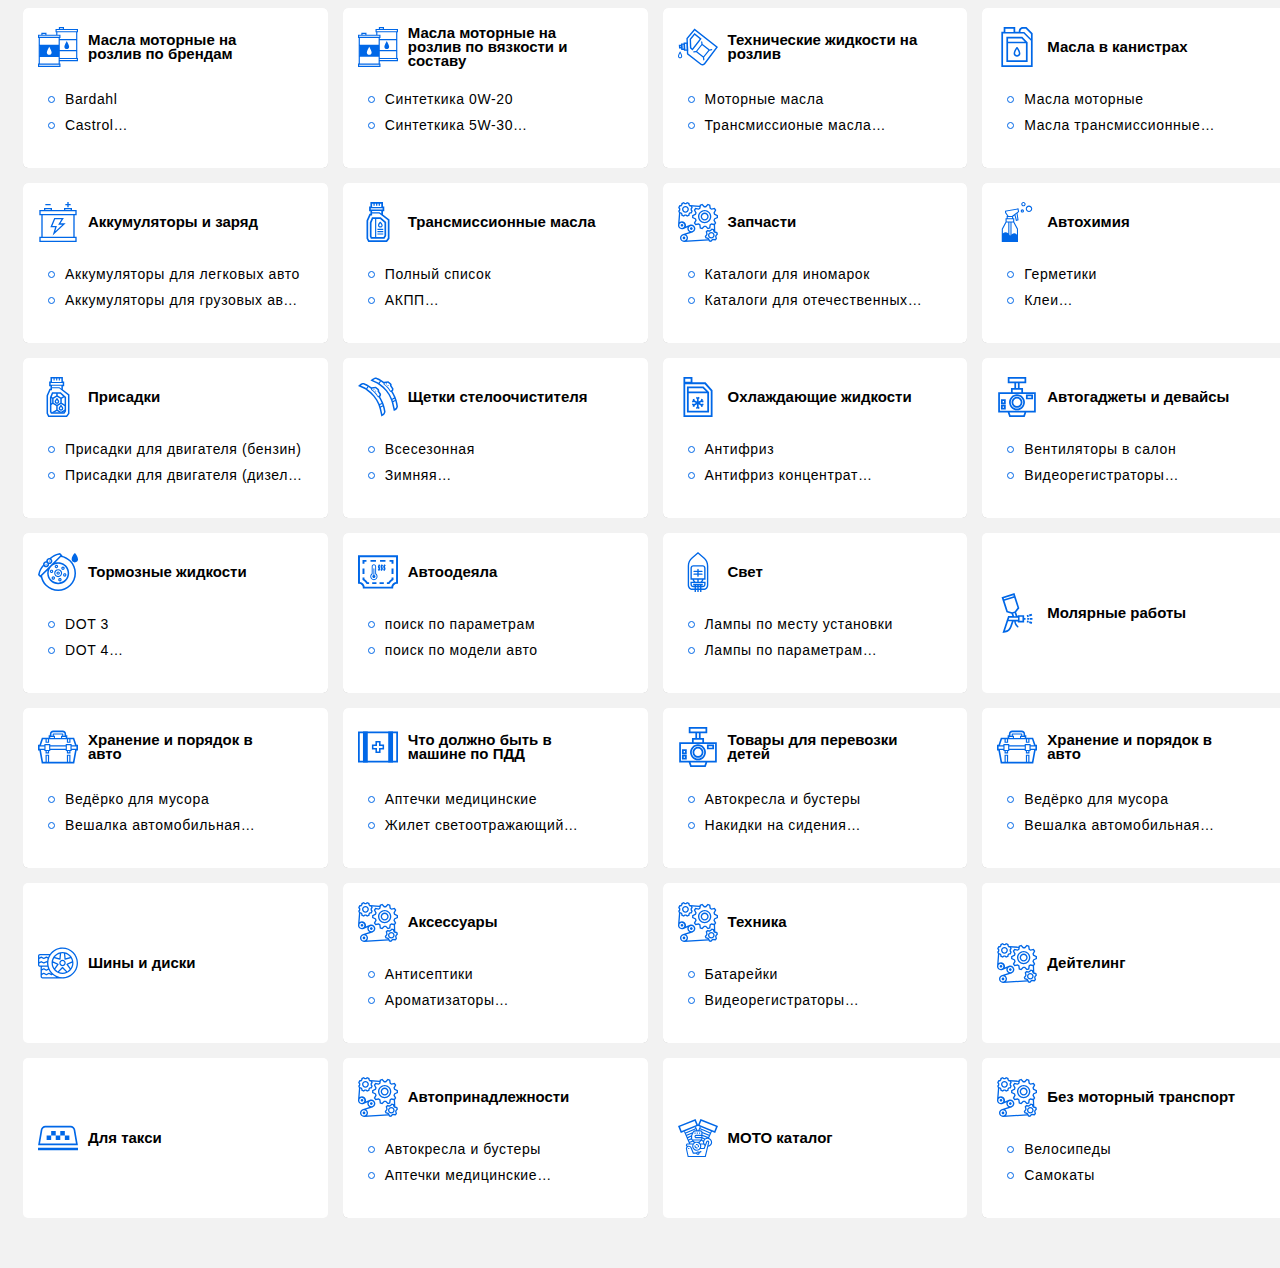
<file: menu.html>
<!DOCTYPE html>
<html lang="en">

<head>
  <meta charset="UTF-8">
  <meta name="viewport" content="width=device-width, initial-scale=1.0">
  <link rel="stylesheet" href="menu-style.css">
  <title>Document</title>
</head>

<body>

  <svg style="display: none;">
    <symbol id="oil-brands" xmlns="http://www.w3.org/2000/svg" viewBox="0 0 92.99 92.96" version="1.1">
      <g>
        <path
          d="M49.04 43.41l0 23.89 -45.83 0 0 -23.89 45.83 0zm-21.74 4.61l-1.17 -1.96 -1.17 1.96c-0.45,0.75 -4.39,7.43 -4.39,11.02 0,2.94 2.55,5.42 5.56,5.42 3.01,0 5.56,-2.48 5.56,-5.42 0,-3.54 -3.94,-10.26 -4.39,-11.02z" />
        <path
          d="M92.99 12.36l0 -7.89 -32.57 0 0 -4.47 -11.93 0 0 4.47 -7.77 -0 0 7.89 1.61 0 0 5.39 -22.64 0 0 -4.47 -11.93 0 0 4.47 -7.77 -0 0 7.89 1.61 0 0 59.44 -1.61 0 0 7.89 52.26 0 0 -7.89 -1.61 0 0 -5.39 42.34 0 0 -7.89 -1.61 0 0 -59.44 1.61 0zm-35.29 -9.63l0 1.74 -6.48 0 0 -1.74 6.48 0zm-47.21 13.28l6.48 0 0 1.74 -6.48 0 0 -1.74zm39.05 74.23l-46.82 0 0 -2.44 46.82 0 0 2.44zm-1.61 -46.25l0 22.72 -43.6 0 0 -22.72 43.6 0zm-43.6 -2.72l0 -15.63 43.6 0 0 15.63 -43.6 0zm43.6 28.17l0 15.63 -43.6 0 0 -15.63 43.6 0zm1.61 -46.53l-46.82 0 0 -2.44 46.82 0 0 2.44zm-4.48 -5.16l0 -5.39 0 0 43.6 0 0 15.63 -38 0 0 -2.36 1.61 0 0 -7.89 -7.2 0zm5.59 35.69l0 -22.72 38 0 0 22.72 -38 0zm38 2.72l0 15.63 -38 0 0 -15.63 38 0zm1.61 20.8l-39.61 0 0 -2.44 39.61 0 0 2.44zm0 -67.33l-46.82 0 0 -2.44 46.82 0 0 2.44z" />
        <path
          d="M66.86 48.46c-1.51,0 -2.84,-1.26 -2.84,-2.7 0,-1.77 1.56,-5.13 2.83,-7.53 1.38,2.62 2.84,5.91 2.84,7.53 0,1.44 -1.33,2.7 -2.84,2.7z" />
        <path
          d="M68.03 34.75l-1.17 -1.96 -1.17 1.96c-0.45,0.75 -4.39,7.43 -4.39,11.02 0,2.94 2.55,5.42 5.56,5.42 3.01,0 5.56,-2.48 5.56,-5.42 0,-3.54 -3.94,-10.26 -4.39,-11.02z" />
      </g>
    </symbol>
    <symbol id="oil-viscosity" xmlns="http://www.w3.org/2000/svg" viewBox="0 0 80.56 80.54" version="1.1">
      <g>
        <path
          d="M42.49 37.61l0 20.69 -39.7 0 0 -20.69 39.7 0zm-18.84 4l-1.01 -1.7 -1.02 1.69c-0.39,0.65 -3.81,6.44 -3.81,9.55 0,2.54 2.21,4.7 4.82,4.7 2.61,0 4.82,-2.15 4.82,-4.7 0,-3.07 -3.41,-8.89 -3.8,-9.55z" />
        <path
          d="M80.56 10.7l0 -6.83 -28.22 0 0 -3.87 -10.33 0 0 3.87 -6.73 -0 0 6.83 1.39 0 0 4.67 -19.61 0 0 -3.87 -10.33 0 0 3.87 -6.73 -0 0 6.83 1.39 0 0 51.49 -1.39 0 0 6.83 45.28 0 0 -6.83 -1.39 0 0 -4.67 36.68 0 0 -6.83 -1.39 0 0 -51.49 1.39 0zm-30.58 -8.35l0 1.51 -5.62 0 0 -1.51 5.62 0zm-40.9 11.5l5.61 0 0 1.51 -5.61 0 0 -1.51zm33.83 64.31l-40.56 0 0 -2.12 40.56 0 0 2.12zm-1.39 -40.07l0 19.69 -37.77 0 0 -19.69 37.77 0zm-37.77 -2.36l0 -13.54 37.77 0 0 13.54 -37.77 0zm37.77 24.41l0 13.54 -37.77 0 0 -13.54 37.77 0zm1.39 -40.31l-40.56 0 0 -2.12 40.56 0 0 2.12zm-3.88 -4.47l0 -4.67 0 0 37.77 0 0 13.54 -32.92 0 0 -2.04 1.39 0 0 -6.83 -6.24 0zm4.85 30.92l0 -19.69 32.92 0 0 19.69 -32.92 0zm32.92 2.36l0 13.54 -32.92 0 0 -13.54 32.92 0zm1.39 18.02l-34.32 0 0 -2.12 34.32 0 0 2.12zm0 -58.33l-40.56 0 0 -2.12 40.56 0 0 2.12z" />
        <path
          d="M57.92 41.98c-1.31,0 -2.46,-1.09 -2.46,-2.34 0,-1.53 1.36,-4.45 2.46,-6.52 1.19,2.27 2.46,5.12 2.46,6.52 0,1.24 -1.15,2.34 -2.46,2.34z" />
        <path
          d="M58.94 30.1l-1.01 -1.7 -1.02 1.69c-0.39,0.65 -3.8,6.44 -3.8,9.55 0,2.55 2.21,4.7 4.82,4.7 2.61,0 4.82,-2.15 4.82,-4.7 0,-3.07 -3.41,-8.89 -3.8,-9.54z" />
      </g>
    </symbol>
    <symbol id="oil-tex" xmlns="http://www.w3.org/2000/svg" fill-rule="evenodd" clip-rule="evenodd"
      viewBox="0 0 142.68 131.93" version="1.1">
      <g>
        <path
          d="M96.7 127.42c-2.02,2.56 -4.88,4.06 -7.88,4.43 -2.97,0.36 -6.1,-0.42 -8.67,-2.43l-48.4 -37.9 -0.45 -15.06c-0.49,-13.83 -0.97,-27.65 -1.44,-41.48l28.98 -34.97 83.84 66.19 -45.92 61.13 -0.06 0.1zm-3.94 -3.1c-2.32,2.94 -6.58,3.46 -9.53,1.15l-46.55 -36.45 -0.38 -12.75 -0.83 -23.66 -0.55 -15.9 24.67 -29.76 76.17 60.13 -42.99 57.23z" />
        <path
          d="M20.81 74.78l-0.68 -18.41c-0.21,-1.83 -0.02,-4.44 -0.02,-6.33l15.27 -0.51 1.05 30.02 -15.44 0.08 -0.18 -4.85zm5 -0.18c-0.24,-6.53 -0.68,-13.22 -0.68,-19.73l5.43 -0.18 0.7 19.88 -5.44 0.03z" />
        <path
          d="M11.13 71.48l-0.67 -18.41 14.55 0 0.85 23.3 -14.56 -0.1 -0.18 -4.79zm5 -0.18l-0.48 -13.22 4.55 0 0.49 13.25 -4.55 -0.03z" />
        <path
          d="M42.53 68.2l-1.06 -30.67 17.4 -21.08 25.32 20.19 -32.36 41.52 -9.21 -7.69 -0.08 -2.26zm5 -0.16l-1 -28.8 13.06 -15.82 17.61 14.04 -26.13 33.53 -3.54 -2.95z" />
        <path fill-rule="nonzero"
          d="M111.77 74.61l8.62 -1.08 2.4 1.86 -1.84 2.49 -8.8 1.1 -18.96 23.9 1.06 8.66 -1.68 2.17 -0.74 0 -1.91 -1.68 -1.1 -8.71 -23.95 -18.93 -8.89 1.05 -2.17 -1.92 1.88 -2.43 8.8 -1.1 18.95 -23.92 -1.08 -8.62 1.86 -2.4 2.49 1.85 1.1 8.8 23.1 17.84 0.87 1.04zm-20.77 24.49l16.99 -21.64 -0.08 -0.66 -21.79 -17.13 -0.16 -0.05 -0.29 0.14 -17.04 21.79 0.08 0.65 21.63 16.98 0.65 -0.08z" />
        <path fill-rule="nonzero"
          d="M9.08 83.85l-1.57 -2.64 -1.58 2.64c-0.61,1.01 -5.93,10.03 -5.93,14.87 0,3.96 3.44,7.31 7.5,7.31 4.07,0 7.5,-3.35 7.5,-7.31 0,-4.78 -5.32,-13.85 -5.92,-14.87zm-1.58 18.5c-2.04,0 -3.83,-1.7 -3.83,-3.64 0,-2.39 2.11,-6.93 3.83,-10.16 1.86,3.53 3.83,7.97 3.83,10.16 0,1.94 -1.79,3.64 -3.83,3.64z" />
        <path
          d="M3.41 66.42l-0.67 -8.33 12.67 0 0.85 13.22 -12.68 -0.1 -0.18 -4.79zm5 -0.18l-0.48 -3.14 2.66 0 0.49 3.17 -2.67 -0.03z" />
      </g>
    </symbol>
    <symbol id="oil-canister" xmlns="http://www.w3.org/2000/svg" xml:space="preserve" version="1.1"
      style="shape-rendering:geometricPrecision; text-rendering:geometricPrecision; image-rendering:optimizeQuality; fill-rule:evenodd; clip-rule:evenodd"
      viewBox="0 0 84.33 107.67" xmlns:xlink="http://www.w3.org/1999/xlink"
      xmlns:xodm="http://www.corel.com/coreldraw/odm/2003">
      <g>
        <path
          d="M79.68 31.3l-17.28 -17.28c-0.39,-0.39 -0.92,-0.61 -1.47,-0.61l-9.38 -0 0 -2.29c0,-3.56 2.9,-6.46 6.46,-6.46l7.69 0 13.98 14.19 0 12.45zm-37.51 22.26c-0.66,0 -1.29,0.31 -1.68,0.85 -4.42,6.01 -9.19,14.39 -6.78,20.17 1.21,2.91 3.96,4.71 8.16,5.34 0.1,0.02 0.21,0.02 0.31,0.02 0.1,0 0.21,-0.01 0.31,-0.02 4.2,-0.63 6.94,-2.42 8.15,-5.34 2.4,-5.78 -2.36,-14.16 -6.78,-20.17 -0.39,-0.53 -1.02,-0.85 -1.68,-0.85zm4.61 19.42c-0.22,0.53 -0.89,2.13 -4.61,2.77 -3.73,-0.64 -4.39,-2.23 -4.61,-2.77 -1.11,-2.67 0.6,-7.69 4.61,-13.71 4.01,6.01 5.73,11.03 4.61,13.71zm-33.23 16.5l0 -63.01 42.83 0 12.9 12.91 1.51 1.51 0 3.63 0 49.6 -57.24 -0 0 -4.63zm4.65 0l0 -45.45 47.93 0 0 45.45 -47.93 -0zm36.25 -58.35l8.74 8.74 -44.99 0 0 -8.74 36.25 0zm25.23 71.9l-75.03 0 0 -85.45 55.41 0 19.62 19.62 0 65.83zm-68.77 -98.37l21.88 0 0 8.75 -21.88 0 0 -8.75zm35.99 8.27l0 -1.81c0,-3.07 1.25,-5.84 3.26,-7.86 2.01,-2.01 4.79,-3.26 7.86,-3.26l9.62 0 16.7 16.96 0 90.72 -84.33 0 0 -94.75 6.25 0 0 -12.92 31.19 0 0 12.92 9.45 0z" />
      </g>
    </symbol>
    <symbol id="akb" xmlns="http://www.w3.org/2000/svg" xml:space="preserve" version="1.1"
      style="shape-rendering:geometricPrecision; text-rendering:geometricPrecision; image-rendering:optimizeQuality; fill-rule:evenodd; clip-rule:evenodd"
      viewBox="0 0 70.17 75.19" xmlns:xlink="http://www.w3.org/1999/xlink"
      xmlns:xodm="http://www.corel.com/coreldraw/odm/2003">
      <g>
        <path
          d="M70.17 25.06l0 -10.02 -8.77 0 0 -3.76 -15.04 0 0 3.76 -22.56 0 0 -3.76 -15.04 0 0 3.76 -8.77 0 0 10.02 3.76 0 0 40.1 -3.76 0 0 10.03 70.17 0 0 -10.03 -3.76 0 0 -40.1 3.76 0zm-45.14 37.91l24.51 -22.87 -9.7 0 6.27 -10.03 -18.13 0 -7.31 17.54 8.97 0 -4.61 15.35zm-0.6 -17.86l5.22 -12.53 11.95 0 -6.27 10.02 7.85 0 -13.09 12.21 2.91 -9.71 -8.58 0zm-13.16 -41.35l10.03 0 0 2.51 -10.03 0 0 -2.51zm41.35 6.27l2.51 0 0 -3.76 3.76 0 0 -2.51 -3.76 0 0 -3.76 -2.51 0 0 3.76 -3.76 0 0 2.51 3.76 0 0 3.76zm-3.76 3.76l10.02 0 0 1.25 -10.02 0 0 -1.25zm-37.59 0l10.03 0 0 1.25 -10.03 0 0 -1.25zm-8.77 8.77l0 -5.01 65.16 0 0 5.01 -65.16 -0zm65.16 45.11l0 5.01 -65.16 0 0 -5.01 65.16 0zm-3.76 -2.51l-57.64 0 0 -40.1 57.64 0 0 40.1z" />
      </g>
    </symbol>
    <symbol id="parts" xmlns="http://www.w3.org/2000/svg" xml:space="preserve" version="1.1"
      style="shape-rendering:geometricPrecision; text-rendering:geometricPrecision; image-rendering:optimizeQuality; fill-rule:evenodd; clip-rule:evenodd"
      viewBox="0 0 109.38 109.11" xmlns:xlink="http://www.w3.org/1999/xlink"
      xmlns:xodm="http://www.corel.com/coreldraw/odm/2003">
      <g>
        <path
          d="M102.09 80.59l-0.7 -18.39 3.43 -4.72 -4.16 -7.64 0.84 -2.57 7.86 -3.74 0 -7.61 -7.86 -3.74 -0.84 -2.57 4.16 -7.64 -4.48 -6.16 -8.55 1.59 -2.19 -1.59 -1.13 -8.63 -7.24 -2.35 -5.99 6.31 -2.7 -0 -5.99 -6.32 -7.24 2.35 -0.35 2.69 -25.31 -1.51 -1.71 -1.71 -0.47 -3.83 -6.83 -2.84 -3.04 2.38 -2.47 0 -3.05 -2.38 -6.83 2.84 -0.47 3.83 -1.75 1.75 -3.83 0.47 -2.84 6.84 2.38 3.05 0 2.47 -2.38 3.04 2.26 5.45 -2.52 32.24c-0.06,0.41 -0.09,0.82 -0.1,1.24l0 0.07 -0.01 0 0 0.14c-0.01,3.7 1.86,7.15 4.96,9.16 3.1,2.02 7.01,2.33 10.39,0.83l10.78 -4.49c-1.75,4.93 0.27,10.41 4.81,13.03l-16.66 5.37c-5.51,1.1 -9.29,6.2 -8.74,11.79 0.55,5.59 5.25,9.86 10.87,9.87l0.1 0 67.1 -3.52 1.03 2.46 5.79 1.19 4.7 -4.57 1.2 -0.4 6.5 0.84 3.93 -4.42 -1.61 -6.36 0.26 -1.24 3.98 -5.21 -1.86 -5.61 -5.44 -1.54zm-29.19 -22.64c10.06,0 18.22,-8.16 18.22,-18.22 0,-10.07 -8.16,-18.22 -18.22,-18.22 -10.07,0 -18.22,8.16 -18.22,18.22 0.01,10.06 8.16,18.21 18.22,18.22zm0 -32.8c8.05,0 14.58,6.53 14.58,14.58 0,8.05 -6.53,14.58 -14.58,14.58 -8.05,0 -14.58,-6.53 -14.58,-14.58 0.01,-8.05 6.53,-14.57 14.58,-14.58zm18.22 56.49c-5.03,0 -9.11,4.08 -9.11,9.11 0,5.03 4.08,9.11 9.11,9.11 5.03,0 9.11,-4.08 9.11,-9.11 -0.01,-5.03 -4.08,-9.11 -9.11,-9.11zm0 14.58c-3.02,0 -5.47,-2.45 -5.47,-5.47 0,-3.02 2.45,-5.47 5.47,-5.47 3.02,0 5.47,2.45 5.47,5.47 0,3.02 -2.45,5.47 -5.47,5.47zm-71.07 1.82c0,2.01 -1.63,3.64 -3.64,3.64 -2.01,0 -3.64,-1.63 -3.64,-3.64 0,-2.01 1.63,-3.65 3.64,-3.65 2.01,0 3.64,1.63 3.64,3.65zm20.05 -25.51c0,2.01 -1.63,3.65 -3.64,3.65 -2.01,0 -3.65,-1.63 -3.65,-3.65 0,-2.01 1.63,-3.64 3.65,-3.64 2.01,0 3.64,1.63 3.64,3.64zm-25.51 -9.11c0,2.01 -1.63,3.64 -3.65,3.64 -2.01,0 -3.64,-1.63 -3.64,-3.64 0,-2.01 1.63,-3.65 3.64,-3.65 2.01,0 3.65,1.63 3.65,3.65zm5.79 -34.03c5.19,0 9.39,-4.21 9.39,-9.39 0,-5.19 -4.21,-9.39 -9.39,-9.39 -5.19,0 -9.39,4.21 -9.39,9.39 0.01,5.19 4.21,9.39 9.39,9.39zm0 -15.14c3.18,0 5.75,2.57 5.75,5.75 0,3.18 -2.57,5.75 -5.75,5.75 -3.17,0 -5.75,-2.57 -5.75,-5.75 0,-3.17 2.58,-5.74 5.75,-5.75zm52.53 36.41c6.04,0 10.93,-4.9 10.93,-10.93 0,-6.04 -4.9,-10.93 -10.93,-10.93 -6.04,0 -10.93,4.9 -10.93,10.93 0.01,6.04 4.9,10.93 10.93,10.93zm0 -18.22c4.03,0 7.29,3.26 7.29,7.29 0,4.03 -3.26,7.29 -7.29,7.29 -4.03,0 -7.29,-3.26 -7.29,-7.29 0,-4.03 3.26,-7.29 7.29,-7.29zm-10.26 -22.5l2.86 -0.93 5.48 5.78 5.83 0 5.48 -5.78 2.86 0.93 1.03 7.9 4.72 3.43 7.84 -1.46 1.77 2.43 -3.8 7 1.8 5.55 7.19 3.43 0 3.01 -7.19 3.43 -1.8 5.55 3.8 7 -1.77 2.43 -7.84 -1.46 -4.72 3.43 -1.03 7.9 -2.86 0.93 -5.48 -5.78 -5.83 0 -5.48 5.78 -2.86 -0.93 -1.03 -7.9 -4.72 -3.43 -7.84 1.46 -1.77 -2.43 3.8 -7 -1.8 -5.55 -7.19 -3.43 0 -3.01 7.19 -3.43 1.8 -5.55 -3.8 -7 1.77 -2.43 7.84 1.46 4.72 -3.43 1.03 -7.9zm-58.08 5.21l1.2 -2.92 2.97 -0.36 3.52 -3.51 0.36 -2.97 2.92 -1.2 2.36 1.84 4.98 0 2.35 -1.83 2.92 1.2 0.36 2.97 3.51 3.52 2.97 0.36 1.2 2.92 -1.84 2.36 0 4.98 1.84 2.36 -1.2 2.92 -2.97 0.37 -3.52 3.52 -0.37 2.97 -2.91 1.2 -2.36 -1.84 -4.98 -0 -2.36 1.84 -2.92 -1.2 -0.36 -2.97 -3.52 -3.54 -2.97 -0.36 -1.2 -2.92 1.84 -2.36 0 -4.98 -1.83 -2.36zm-0.91 48.3l0.02 -0.29c0.37,-3.76 3.69,-6.52 7.45,-6.19 3.76,0.33 6.55,3.62 6.26,7.39 -0.29,3.76 -3.55,6.59 -7.32,6.34 -3.77,-0.25 -6.63,-3.49 -6.42,-7.25zm32.8 1.79c4.03,0 7.29,3.26 7.29,7.29 0,4.03 -3.26,7.29 -7.29,7.29 -4.03,0 -7.29,-3.26 -7.29,-7.29 0,-4.03 3.26,-7.29 7.29,-7.29zm-27.34 32.8c0.01,-2.83 1.66,-5.4 4.22,-6.59l1.76 -0.57c2.7,-0.48 5.44,0.6 7.09,2.79 1.65,2.19 1.93,5.12 0.72,7.59 -1.21,2.46 -3.7,4.04 -6.44,4.07l-0.09 0c-4.02,-0.01 -7.27,-3.27 -7.27,-7.29zm15.81 6.84c1.99,-2.46 2.81,-5.66 2.25,-8.78 -0.56,-3.11 -2.44,-5.83 -5.17,-7.44l17.8 -5.73c3.85,-1.2 6.72,-4.42 7.48,-8.37 0.76,-3.96 -0.71,-8.01 -3.84,-10.55 -3.13,-2.54 -7.4,-3.16 -11.11,-1.61l-11.07 4.61c1.6,-4.55 0.02,-9.61 -3.88,-12.45 -3.9,-2.84 -9.2,-2.77 -13.04,0.16l1.82 -23.25 0.88 0.11 1.75 1.75 0.47 3.83 6.84 2.83 3.04 -2.37 2.47 0 3.04 2.37 6.82 -2.82 0.47 -3.83 1.75 -1.75 3.83 -0.47 2.83 -6.83 -2.37 -3.04 0 -2.48 2.37 -3.04 -1.4 -3.38 19.55 1.16 -0.3 2.31 -2.19 1.59 -8.55 -1.59 -4.48 6.16 4.16 7.64 -0.83 2.56 -7.86 3.74 0 7.61 7.85 3.74 0.84 2.57 -4.16 7.64 4.48 6.16 8.55 -1.59 2.19 1.59 1.13 8.63 7.24 2.35 5.99 -6.31 2.7 0 5.99 6.32 7.24 -2.35 1.13 -8.63 2.19 -1.59 5.99 1.12 0.44 11.4 -0.47 -1.11 -5.8 -1.19 -4.71 4.57 -1.2 0.4 -6.5 -0.84 -3.93 4.42 1.6 6.36 -0.25 1.24 -3.98 5.21 1.87 5.61 6.31 1.79 0.95 0.84 0 0.01 -57.18 3zm77.09 -13.47l-0.59 2.87 1.33 5.3 -1.37 1.54 -5.42 -0.69 -2.78 0.92 -3.92 3.8 -2.02 -0.41 -2.1 -5.04 -2.19 -1.95 -5.25 -1.49 -0.65 -1.96 3.31 -4.34 0.59 -2.87 -1.34 -5.3 1.37 -1.54 5.42 0.7 2.78 -0.92 3.92 -3.8 2.02 0.42 2.11 5.04 2.19 1.94 5.25 1.49 0.65 1.96 -3.31 4.34z" />
      </g>
    </symbol>
    <symbol id="autochemic" xmlns="http://www.w3.org/2000/svg" xml:space="preserve" version="1.1"
      style="shape-rendering:geometricPrecision; text-rendering:geometricPrecision; image-rendering:optimizeQuality; fill-rule:evenodd; clip-rule:evenodd"
      viewBox="0 0 76.67 100.57" xmlns:xlink="http://www.w3.org/1999/xlink"
      xmlns:xodm="http://www.corel.com/coreldraw/odm/2003">
      <g>
        <path
          d="M41.93 15.97l-33.69 5.98 0 5.12c0,0.28 0.09,0.56 0.25,0.79l5.27 7.38 -1.44 0 0 5.44 -2.72 -0c-0.22,0 0,6.84 0,9.18l-9.36 17.39c-0.11,0.2 -0.16,0.42 -0.16,0.65 0,8.93 -0.16,32.67 0,32.67l40.83 0c0.14,0 0,-25.77 0,-32.67 0,-0.22 -0.06,-0.45 -0.16,-0.65l-9.36 -17.39 0 -9.18 -2.72 -0 0 -4.08c0,-0.1 -0.04,-0.2 -0.06,-0.29l3.43 -2.58c0.86,3.17 3.88,14.27 3.89,14.27l6.52 -2.25c0.08,-0.03 -2.05,-13.29 -2.74,-17.77l3.38 -2.54c0.42,-0.31 0.62,-0.84 0.52,-1.36l-1.68 -8.11zm-29.6 27.43l16.33 0 0 5.44 -16.33 0 0 -5.44zm9.53 40.59c-0.89,0.23 -2.4,-0.45 -2.72,-2.94l0 -29.48 2.72 0 0 32.42zm-10.08 -32.42l4.63 0 0 27.73 -1.2 -1.2c-1.5,-1.5 -3.49,-2.32 -5.61,-2.32 -2.12,0 -4.11,0.83 -5.61,2.32l-1.2 1.2 0 -11.05 8.98 -16.68zm26.41 30.74l-1.2 -1.2c-1.5,-1.5 -3.49,-2.32 -5.61,-2.32 -2.12,0 -4.11,0.83 -5.61,2.32l-1.2 1.2 0 -30.74 4.63 0 8.98 16.68 0 14.07zm-23.14 -41.63l0 -2.72 10.89 0 0 2.72 -10.89 0zm24.34 3.16l-1.63 0.54 -3.38 -12.41 2.86 -2.14 2.15 14.01zm-13.9 -8.6l-8.37 0 -6.15 -8.6 0 -2.5 28.87 -5.02 0.93 4.66 -15.28 11.46z" />
        <path
          d="M51.8 26.69c2.25,0 4.08,-1.83 4.08,-4.08 0,-2.25 -1.83,-4.08 -4.08,-4.08 -2.25,0 -4.08,1.83 -4.08,4.08 0,2.25 1.83,4.08 4.08,4.08zm0 -5.44c0.75,0 1.36,0.61 1.36,1.36 0,0.75 -0.61,1.36 -1.36,1.36 -0.75,0 -1.36,-0.61 -1.36,-1.36 0,-0.75 0.61,-1.36 1.36,-1.36zm0 0z" />
        <path
          d="M54.52 10.89c3,0 5.44,-2.44 5.44,-5.44 0,-3 -2.44,-5.44 -5.44,-5.44 -3,0 -5.44,2.44 -5.44,5.44 0,3 2.44,5.44 5.44,5.44zm0 -8.17c1.5,0 2.72,1.22 2.72,2.72 0,1.5 -1.22,2.72 -2.72,2.72 -1.5,0 -2.72,-1.22 -2.72,-2.72 0,-1.5 1.22,-2.72 2.72,-2.72zm0 0z" />
        <path
          d="M68.5 25.34c4.5,0 8.17,-3.66 8.17,-8.17 0,-4.5 -3.66,-8.17 -8.17,-8.17 -4.5,0 -8.17,3.66 -8.17,8.17 0,4.5 3.66,8.17 8.17,8.17zm0 -13.61c3,0 5.44,2.44 5.44,5.44 0,3 -2.44,5.44 -5.44,5.44 -3,0 -5.44,-2.44 -5.44,-5.44 0,-3 2.44,-5.44 5.44,-5.44zm0 0z" />
      </g>
    </symbol>
    <symbol id="additive" xmlns="http://www.w3.org/2000/svg" xml:space="preserve" version="1.1"
      style="shape-rendering:geometricPrecision; text-rendering:geometricPrecision; image-rendering:optimizeQuality; fill-rule:evenodd; clip-rule:evenodd"
      viewBox="0 0 26.54 46.31" xmlns:xlink="http://www.w3.org/1999/xlink"
      xmlns:xodm="http://www.corel.com/coreldraw/odm/2003">
      <g>
        <path
          d="M4.56 10.69l0 2.99 -1.12 0 -3.44 7.74 0 20.98 1.95 3.9 21.74 0 2.84 -3.79 0 -22.18 -7.6 -5.97 0 -3.79 1.52 0 0 -5.26 -1.52 0 0 -5.32 -14.38 0 0 5.32 -1.52 0 0 5.26 1.52 0 0 0.12zm1.78 7.03l-2.44 5.84 0 16.57 1.13 2.32 15.7 0 1.91 -2.94 0 -16.23 -6.2 -5.56 -10.11 0zm-0.68 6.16l1.85 -4.41 8.29 0c1.7,1.53 3.4,3.06 5.11,4.58l0 14.95 -1.1 1.69 -13.68 0 -0.47 -0.95 0 -15.83 0.01 -0.02zm0.66 -8.44l0 -2.28 8.26 0c3.4,2.69 6.82,5.35 10.22,8.03l0 20.76c-0.65,0.87 -1.31,1.74 -1.96,2.61l-19.8 0 -1.28 -2.55 0 -20.23c0.94,-2.11 1.87,-4.23 2.82,-6.34l1.74 0zm0.12 -13.68l1.64 0 0 2.28 1.29 0 0 -2.28 1.75 0 0 2.28 1.29 0 0 -2.28 1.75 0 0 2.28 1.29 0 0 -2.28 1.75 0 0 4.03 -10.88 0 0 -4.03 0.12 0zm-1.52 5.32l13.8 0 0 1.75 -13.92 0 0 -1.75 0.12 0zm12.28 3.16l0 3.34 -2.2 -1.7 -8.68 0 0 -1.75 10.88 0 0 0.12z" />
        <path
          d="M14.21 35.5c0.09,-0.27 0.22,-0.53 0.39,-0.76l2.13 -2.84 2.13 2.84c0.17,0.23 0.3,0.48 0.39,0.75 0.09,0.27 0.14,0.56 0.14,0.84 0,0.73 -0.3,1.4 -0.78,1.88 -0.48,0.48 -1.15,0.78 -1.88,0.78 -0.73,0 -1.4,-0.3 -1.88,-0.78 -0.48,-0.48 -0.78,-1.15 -0.78,-1.88 0,-0.28 0.05,-0.57 0.14,-0.84zm-1.8 -11.05l1.76 2.34c0.17,0.23 0.3,0.48 0.39,0.75 0.09,0.27 0.14,0.56 0.14,0.84 0,0.73 -0.3,1.4 -0.78,1.88 -0.48,0.48 -1.15,0.78 -1.88,0.78 -0.73,0 -1.4,-0.3 -1.88,-0.78 -0.48,-0.48 -0.78,-1.15 -0.78,-1.88 0,-0.28 0.05,-0.57 0.14,-0.84 0.09,-0.27 0.22,-0.53 0.39,-0.76l2.13 -2.84 0.37 0.49zm-1.15 4.72c0.2,0.2 0.48,0.32 0.78,0.32 0.3,0 0.58,-0.12 0.78,-0.32 0.2,-0.2 0.32,-0.48 0.32,-0.78 0,-0.12 -0.02,-0.24 -0.06,-0.35 -0.04,-0.11 -0.09,-0.22 -0.16,-0.31l-0.88 -1.18 -0.88 1.18c-0.07,0.09 -0.13,0.2 -0.16,0.31 -0.04,0.11 -0.06,0.23 -0.06,0.35 0,0.3 0.12,0.58 0.32,0.78zm6.25 7.95c0.2,-0.2 0.32,-0.48 0.32,-0.78 0,-0.12 -0.02,-0.24 -0.06,-0.35 -0.04,-0.11 -0.09,-0.22 -0.16,-0.31l-0.88 -1.18 -0.88 1.18c-0.07,0.09 -0.13,0.2 -0.16,0.31 -0.04,0.11 -0.06,0.23 -0.06,0.35 0,0.3 0.12,0.58 0.32,0.78 0.2,0.2 0.48,0.32 0.78,0.32 0.3,0 0.58,-0.12 0.78,-0.32z" />
        <path
          d="M17.63 29.76l3.93 2.29 0 1.99 -4.79 -2.8 -3.86 2.25 0 4.52 3.86 2.25 4.79 -2.8 0 1.99 -3.47 2.03 -2.64 0 -3.4 -1.98 -3.5 1.98 -3.48 0 6.13 -3.47 0 -4.52 -3.86 -2.25 -2.36 1.38 0 -1.99 1.5 -0.87 0 -4.54 -0.55 -0.35 -0.94 -0.61 0 -0.7 0.42 -1.01 1.3 0.78 0.65 0.4 3.85 -2.24 0 -2.83 1.72 0 0 2.83 3.86 2.25 2.98 -1.74 1.34 1.2 -3.46 2.02 0 4.52zm-9.44 0l3.86 2.25 3.86 -2.25 0 -4.52 -3.86 -2.25 -3.86 2.25 0 4.52z" />
      </g>
    </symbol>
    <symbol id="wiper" xmlns="http://www.w3.org/2000/svg" xml:space="preserve" version="1.1"
      style="shape-rendering:geometricPrecision; text-rendering:geometricPrecision; image-rendering:optimizeQuality; fill-rule:evenodd; clip-rule:evenodd"
      viewBox="0 0 95.96 93.31" xmlns:xlink="http://www.w3.org/1999/xlink"
      xmlns:xodm="http://www.corel.com/coreldraw/odm/2003">
      <g>
        <path
          d="M54.94 88.67l-2.73 -11.76c-0.12,-0.51 -0.28,-1.18 -0.48,-1.99 -0.18,-0.7 -0.35,-1.36 -0.53,-1.97l-0.39 -1.37 -0.37 -1.14 -0.52 -1.54c-0.21,-0.6 -0.39,-1.11 -0.54,-1.53l-0.46 -1.24 -0.49 -1.2c-2.88,-7.08 -6.78,-13.64 -11.55,-19.48l-0.01 0.01c-4.78,-5.85 -10.43,-10.99 -16.79,-15.22l-1.22 -0.81 -0.98 -0.6c-0.75,-0.46 -1.56,-0.94 -2.44,-1.44 -0.69,-0.39 -1.51,-0.83 -2.47,-1.34l-12.99 -5.8 4.11 -3.74c1.3,-1.18 3.04,-2.11 4.72,-2.7 2.02,-0.72 4.18,-0.99 5.59,-0.69l0.52 0.11 0.42 0.22c0.78,0.41 1.85,0.91 3.03,1.47 1.98,0.93 4.23,2 5.68,2.8l0.05 -0.08 1.82 1.21 2.01 1.25 -0.04 0.07c0.9,0.61 1.79,1.24 2.67,1.89 0.61,0.45 1.22,0.91 1.84,1.39l0.34 -0.45 10.18 -1.2 6.76 5.5 1.52 3.19 -0.6 1.69 4.91 7.54 -0.92 5.08 -1.73 1.1c1.35,2.12 2.6,4.28 3.75,6.46l0 0.01c1.09,2.07 2.09,4.18 3,6.31l0.08 -0.04 0.9 2.4 0.76 1.84 -0.06 0.03 0.53 1.47 0.1 -0.05 0.76 2.58 0.6 1.82 -0.06 0.03c0.23,0.8 0.47,1.65 0.7,2.56 0.25,0.95 0.48,1.9 0.69,2.84 0.24,1.05 0.47,2.4 0.71,3.75l0 0.01c0.24,1.4 0.49,2.8 0.62,3.4l0.18 0.8 -0.17 0.76c-0.53,2.41 -1.27,4.06 -2.22,5.33 -1.04,1.38 -2.19,2.17 -3.53,2.89l-4.19 2.25 -1.08 -4.64zm18.56 -69.52c0,-0.75 -0.61,-1.36 -1.36,-1.36 -0.75,0 -1.36,0.61 -1.36,1.36 0,0.75 0.61,1.36 1.36,1.36 0.75,0 1.36,-0.61 1.36,-1.36zm-4.08 -4.08c0,-0.75 -0.61,-1.36 -1.36,-1.36 -0.75,0 -1.36,0.61 -1.36,1.36 0,0.75 0.61,1.36 1.36,1.36 0.75,0 1.36,-0.61 1.36,-1.36zm15.35 60.64l-2.73 -11.76c-0.12,-0.51 -0.28,-1.18 -0.48,-1.99 -0.18,-0.7 -0.35,-1.36 -0.53,-1.97l-0.39 -1.37 -0.37 -1.14 -0.52 -1.54c-0.21,-0.6 -0.39,-1.11 -0.54,-1.53l-0.46 -1.24 -0.49 -1.19c-2.88,-7.08 -6.78,-13.64 -11.55,-19.48l-0.01 0.01c-4.78,-5.85 -10.43,-10.99 -16.79,-15.22l-1.22 -0.81 -0.98 -0.6c-0.75,-0.46 -1.56,-0.94 -2.44,-1.44 -0.69,-0.39 -1.51,-0.83 -2.47,-1.34l-12.99 -5.8 4.11 -3.74c1.3,-1.18 3.04,-2.11 4.72,-2.7 2.02,-0.72 4.18,-0.99 5.59,-0.69l0.52 0.11 0.42 0.22c0.78,0.4 1.85,0.91 3.03,1.47 1.98,0.93 4.23,2 5.68,2.8l0.05 -0.08 1.82 1.21 2.01 1.25 -0.04 0.07c0.9,0.61 1.79,1.24 2.67,1.89 0.61,0.45 1.22,0.91 1.84,1.39l0.34 -0.45 10.18 -1.2 6.76 5.5 1.52 3.19 -0.6 1.69 4.91 7.54 -0.92 5.08 -1.73 1.1c1.35,2.12 2.6,4.28 3.75,6.46l0 0.01c1.09,2.07 2.09,4.18 3,6.31l0.08 -0.04 0.9 2.4 0.76 1.84 -0.06 0.03 0.53 1.47 0.1 -0.05 0.76 2.58 0.6 1.82 -0.06 0.03c0.23,0.8 0.47,1.65 0.7,2.56 0.25,0.95 0.48,1.9 0.69,2.84 0.24,1.05 0.47,2.4 0.71,3.75l0 0.01c0.24,1.4 0.49,2.8 0.62,3.4l0.18 0.8 -0.17 0.76c-0.53,2.41 -1.27,4.06 -2.22,5.33 -1.04,1.38 -2.19,2.17 -3.53,2.89l-4.19 2.25 -1.08 -4.64zm3.55 -0.81l-2.73 -11.75c-0.32,-1.4 -0.67,-2.78 -1.05,-4.15l4.95 -2.48c0.53,1.79 1,3.6 1.41,5.43 0.36,1.6 0.97,5.57 1.33,7.17 -0.81,3.7 -2.07,4.79 -3.92,5.78zm-25.11 -59.73l1.32 -1.72 7.14 -0.84 4.91 4 0.53 1.11 -0.69 1.95 5.1 7.84 -0.38 2.08 -3.18 2.01 -0.94 -1.56c-1.66,-2.78 -3.5,-5.45 -5.75,-7.75 -2.56,-2.62 -5.38,-4.74 -8.07,-7.11zm25.46 38.72l-4.93 2.46c-0.35,-1.08 -0.71,-2.15 -1.1,-3.21l4.91 -2.45c0.4,1.06 0.77,2.13 1.13,3.2zm-33.71 -44.19c2.23,1.49 4.39,3.07 6.47,4.76l-0.38 1.63 1.44 1.31c5.32,3.74 9.71,8.46 13.04,14.03l2.17 3.1 1.11 -0.21c0.15,0 0.3,-0.01 0.45,-0.04 2.86,4.41 5.29,9.04 7.28,13.87l-4.89 2.44c-6.02,-14.8 -16.35,-27.47 -29.72,-36.36l3.02 -4.53zm-18.57 -3.48c1.96,-1.78 5.62,-2.84 7.12,-2.53 1.92,1 7.32,3.39 9.16,4.53l-3.02 4.53c-1.67,-1.03 -3.38,-2.01 -5.14,-2.92l-8.11 -3.62zm7.29 25.91c0,-0.75 -0.61,-1.36 -1.36,-1.36 -0.75,0 -1.36,0.61 -1.36,1.36 0,0.75 0.61,1.36 1.36,1.36 0.75,0 1.36,-0.61 1.36,-1.36zm-4.08 -4.08c0,-0.75 -0.61,-1.36 -1.36,-1.36 -0.75,0 -1.36,0.61 -1.36,1.36 0,0.75 0.61,1.36 1.36,1.36 0.75,0 1.36,-0.61 1.36,-1.36zm18.9 59.82l-2.73 -11.75c-0.32,-1.4 -0.67,-2.78 -1.05,-4.15l4.95 -2.48c0.53,1.79 1,3.6 1.41,5.43 0.36,1.59 0.97,5.57 1.33,7.17 -0.81,3.7 -2.07,4.79 -3.92,5.78zm-25.11 -59.73l1.32 -1.72 7.14 -0.84 4.91 4 0.53 1.11 -0.69 1.95 5.1 7.84 -0.38 2.08 -3.18 2.01 -0.94 -1.56c-1.66,-2.78 -3.5,-5.45 -5.75,-7.75 -2.56,-2.62 -5.38,-4.74 -8.07,-7.11zm25.46 38.72l-4.93 2.46c-0.35,-1.08 -0.71,-2.15 -1.1,-3.21l4.91 -2.45c0.4,1.06 0.77,2.13 1.13,3.2zm-33.71 -44.19c2.23,1.48 4.39,3.07 6.47,4.76l-0.38 1.63 1.44 1.31c5.32,3.74 9.71,8.46 13.04,14.03l2.17 3.1 1.11 -0.21c0.15,0 0.3,-0.01 0.45,-0.04 2.86,4.41 5.29,9.04 7.28,13.87l-4.89 2.44c-6.02,-14.8 -16.35,-27.47 -29.72,-36.36l3.02 -4.53zm-18.57 -3.48c1.96,-1.78 5.62,-2.84 7.12,-2.53 1.92,1 7.32,3.39 9.16,4.53l-3.02 4.53c-1.67,-1.03 -3.38,-2.01 -5.14,-2.92l-8.11 -3.62z" />
      </g>
    </symbol>
    <symbol id="antifreeze" xmlns="http://www.w3.org/2000/svg" xml:space="preserve" version="1.1"
      style="shape-rendering:geometricPrecision; text-rendering:geometricPrecision; image-rendering:optimizeQuality; fill-rule:evenodd; clip-rule:evenodd"
      viewBox="0 0 58.85 80.87" xmlns:xlink="http://www.w3.org/1999/xlink"
      xmlns:xodm="http://www.corel.com/coreldraw/odm/2003">
      <g>
        <path
          d="M55.21 80.87l-55.21 0 0 -80.87 18.2 0 0 10.85 26.49 0 14.16 16.1 0 53.92 -3.63 0zm-48.15 -12.59l0 -49.23 33.46 0 10.08 10.08 1.18 1.18 0 2.84 0 38.75 -44.72 -0 0 -3.62zm3.63 0l0 -35.51 37.45 0 0 35.51 -37.45 -0zm28.32 -45.59l6.83 6.83 -35.15 0 0 -6.83 28.32 0zm-2.39 27.65l3.2 1 1.03 -3.29 -2.24 -0.7 0.7 -2.23 -3.29 -1.03 -1 3.2 -4.29 2.24 0 -4.84 2.37 -2.37 -2.44 -2.44 -1.66 1.66 -1.66 -1.66 -2.44 2.44 2.37 2.37 0 4.84 -4.29 -2.24 -1 -3.2 -3.29 1.03 0.7 2.23 -2.24 0.7 1.03 3.29 3.2 -1 3.89 2.04 -3.89 2.04 -3.2 -1 -1.03 3.29 2.24 0.7 -0.7 2.24 3.29 1.03 1 -3.2 4.29 -2.24 0 4.84 -2.37 2.37 2.44 2.44 1.66 -1.66 1.66 1.66 2.44 -2.44 -2.37 -2.37 0 -4.84 4.29 2.24 1 3.2 3.29 -1.03 -0.7 -2.24 2.24 -0.7 -1.03 -3.29 -3.2 1 -3.89 -2.04 3.89 -2.04zm18.58 26.9l-51.58 0 0 -62.75 39.41 0 12.17 13.83 0 48.92zm-51.58 -73.6l10.93 0 0 5.96 -10.93 0 0 -5.96z" />
      </g>
    </symbol>
    <symbol id="gadget" xmlns="http://www.w3.org/2000/svg" xml:space="preserve" version="1.1"
      style="shape-rendering:geometricPrecision; text-rendering:geometricPrecision; image-rendering:optimizeQuality; fill-rule:evenodd; clip-rule:evenodd"
      viewBox="0 0 118.17 125.68" xmlns:xlink="http://www.w3.org/1999/xlink"
      xmlns:xodm="http://www.corel.com/coreldraw/odm/2003">
      <g>
        <path
          d="M2.73 47.97l37.37 0 0 -13.37 10.7 0 0 -14.69 -20.79 0 0 -19.91 2.73 0 55.4 0 0 19.91 -20.79 0 0 14.69 10.7 0 0 13.37 40.1 0 0 63.26 -29.93 0 -5.01 14.45 -48.29 0 -5.01 -14.45 -29.93 0 0 -63.26 2.73 0zm56.35 48.81c-4.74,0 -9.03,-1.93 -12.14,-5.04l0.01 -0.01c-3.11,-3.12 -5.04,-7.41 -5.04,-12.14 0,-4.73 1.93,-9.02 5.04,-12.14l-0.01 -0.01c3.11,-3.11 7.41,-5.04 12.14,-5.04 4.73,0 9.02,1.93 12.14,5.04l0.01 -0.01c3.11,3.11 5.04,7.41 5.04,12.14 0,4.74 -1.93,9.03 -5.04,12.14l-0.01 -0.01c-3.12,3.11 -7.41,5.04 -12.14,5.04zm-8.28 -8.9c2.12,2.12 5.05,3.44 8.28,3.44 3.24,0 6.17,-1.31 8.28,-3.43l0 -0.01c2.12,-2.12 3.44,-5.05 3.44,-8.28 0,-3.23 -1.32,-6.16 -3.44,-8.28l0 -0.01c-2.11,-2.12 -5.05,-3.43 -8.28,-3.43 -3.23,0 -6.16,1.32 -8.28,3.44l-0.01 0c-2.12,2.11 -3.43,5.04 -3.43,8.28 0,3.24 1.31,6.17 3.43,8.28l0.01 0zm8.28 16.71c-6.89,0 -13.14,-2.8 -17.67,-7.33 -4.52,-4.53 -7.33,-10.77 -7.33,-17.67 0,-6.89 2.8,-13.14 7.33,-17.67 4.53,-4.53 10.77,-7.33 17.67,-7.33 6.89,0 13.14,2.8 17.67,7.33 4.53,4.52 7.33,10.77 7.33,17.67 0,6.89 -2.8,13.14 -7.33,17.67 -4.52,4.52 -10.77,7.33 -17.67,7.33zm-13.81 -11.19c3.54,3.54 8.42,5.73 13.81,5.73 5.38,0 10.27,-2.19 13.81,-5.73 3.54,-3.54 5.73,-8.42 5.73,-13.81 0,-5.38 -2.19,-10.27 -5.73,-13.81 -3.54,-3.54 -8.42,-5.73 -13.81,-5.73 -5.38,0 -10.27,2.19 -13.81,5.73 -3.54,3.54 -5.73,8.42 -5.73,13.81 0,5.38 2.19,10.27 5.73,13.81zm5.53 -78.96l2.73 0 13.83 0 15.33 0 0 -8.99 -47.21 0 0 8.99 15.33 0zm5.46 20.16l5.64 0 0 -14.69 -5.64 0 0 14.69zm-10.7 13.37l27.04 0 0 -7.91 -5.24 0 -16.56 0 -5.24 0 0 7.91zm-34.16 39.3l12.36 0 0 15.06 -15.09 0 0 -15.06 2.73 0zm6.9 5.46l-4.17 0 0 4.14 4.17 0 0 -4.14zm-6.9 -22.43l12.36 0 0 15.06 -15.09 0 0 -15.06 2.73 0zm6.9 5.46l-4.17 0 0 4.14 4.17 0 0 -4.14zm71.6 -20.57l19.59 0 0 15.09 -22.32 0 0 -15.09 2.73 0zm14.13 5.46l-11.4 0 0 4.17 11.4 0 0 -4.17zm-21.55 50.57l-46.8 0 3.12 8.99 40.57 0 3.12 -8.99zm30.22 -57.8l-34.64 0 -2.73 0 -35.23 0 -34.64 0 0 52.34 22.57 0 3.82 0 58.28 0 22.57 0 0 -52.34z" />
      </g>
    </symbol>
    <symbol id="brake" xmlns="http://www.w3.org/2000/svg" xml:space="preserve" version="1.1"
      style="shape-rendering:geometricPrecision; text-rendering:geometricPrecision; image-rendering:optimizeQuality; fill-rule:evenodd; clip-rule:evenodd"
      viewBox="0 0 77.83 73.96" xmlns:xlink="http://www.w3.org/1999/xlink"
      xmlns:xodm="http://www.corel.com/coreldraw/odm/2003">
      <g>
        <g>
          <path
            d="M36.88 41.58c1.3,1.3 3.4,1.3 4.7,0 1.3,-1.3 1.3,-3.4 0,-4.7 -1.3,-1.3 -3.4,-1.3 -4.7,0 -1.3,1.3 -1.3,3.4 0,4.7zm3.13 -3.13c0.43,0.43 0.43,1.14 0,1.57 -0.43,0.43 -1.14,0.43 -1.57,0 -0.43,-0.43 -0.43,-1.13 0,-1.57 0.43,-0.43 1.14,-0.43 1.57,0z" />
          <path
            d="M46.28 32.18c1.3,1.3 3.4,1.3 4.7,0 1.3,-1.3 1.3,-3.4 0,-4.7 -1.3,-1.3 -3.4,-1.3 -4.7,0 -1.3,1.3 -1.3,3.4 0,4.7zm3.13 -3.13c0.43,0.43 0.43,1.14 0,1.57 -0.43,0.43 -1.14,0.43 -1.57,0 -0.43,-0.43 -0.43,-1.14 0,-1.57 0.43,-0.43 1.14,-0.43 1.57,0z" />
          <path
            d="M32.58 27.25c0.16,0.58 0.46,1.09 0.86,1.49 0.81,0.81 2.03,1.18 3.21,0.86 1.77,-0.47 2.82,-2.3 2.35,-4.07 -0.47,-1.77 -2.3,-2.83 -4.07,-2.35 -0.86,0.23 -1.57,0.78 -2.02,1.55 -0.44,0.77 -0.56,1.66 -0.33,2.52l-0 0zm2.92 -1.93c0.4,-0.11 0.8,0.02 1.07,0.29 0.13,0.13 0.23,0.3 0.29,0.5 0.16,0.59 -0.19,1.2 -0.78,1.36 -0.59,0.16 -1.2,-0.2 -1.36,-0.78 -0.08,-0.29 -0.04,-0.58 0.11,-0.84 0.15,-0.26 0.39,-0.44 0.67,-0.52z" />
          <path
            d="M25.53 39c1.77,0.47 3.6,-0.58 4.07,-2.35 0.47,-1.77 -0.58,-3.6 -2.35,-4.07 -1.77,-0.47 -3.6,0.58 -4.07,2.35 -0.32,1.19 0.05,2.4 0.87,3.21 0.4,0.4 0.9,0.7 1.48,0.86zm-0.21 -3.5c0.16,-0.59 0.77,-0.94 1.36,-0.78 0.59,0.16 0.94,0.77 0.78,1.36 -0.16,0.59 -0.77,0.94 -1.36,0.78 -0.59,-0.16 -0.94,-0.77 -0.78,-1.36z" />
          <path
            d="M32.18 46.28c-1.3,-1.3 -3.4,-1.3 -4.7,0 -1.3,1.3 -1.3,3.4 0,4.7 1.3,1.3 3.4,1.3 4.7,0 1.3,-1.3 1.3,-3.4 0,-4.7zm-3.13 3.13c-0.43,-0.43 -0.43,-1.13 0,-1.57 0.43,-0.43 1.14,-0.43 1.57,0 0.43,0.43 0.43,1.13 0,1.57 -0.43,0.43 -1.14,0.43 -1.57,0z" />
          <path
            d="M45.89 51.21c-0.48,-1.77 -2.3,-2.82 -4.07,-2.35 -1.77,0.47 -2.82,2.3 -2.35,4.07l0 0c0.16,0.58 0.46,1.09 0.86,1.48 0.81,0.81 2.03,1.18 3.21,0.87 1.77,-0.48 2.82,-2.3 2.35,-4.07l0 0zm-2.92 1.93c-0.59,0.16 -1.2,-0.19 -1.36,-0.78 -0.16,-0.59 0.19,-1.2 0.78,-1.36 0.59,-0.16 1.2,0.19 1.36,0.78 0.16,0.59 -0.19,1.2 -0.78,1.36z" />
          <path
            d="M49.73 45.03c0.4,0.4 0.9,0.7 1.49,0.86 0.86,0.23 1.75,0.11 2.52,-0.33 0.77,-0.44 1.32,-1.16 1.55,-2.02 0.47,-1.77 -0.58,-3.6 -2.35,-4.07 -1.77,-0.47 -3.6,0.58 -4.07,2.35 -0.32,1.19 0.05,2.4 0.86,3.21l0 -0zm2.63 -3.42c0.19,0.05 0.36,0.15 0.5,0.29 0.27,0.27 0.39,0.68 0.29,1.07 -0.08,0.29 -0.26,0.52 -0.52,0.67 -0.26,0.15 -0.56,0.19 -0.84,0.11 -0.59,-0.16 -0.94,-0.77 -0.78,-1.36 0.16,-0.59 0.77,-0.94 1.36,-0.78z" />
          <path
            d="M33.75 44.72c3.02,3.02 7.94,3.02 10.97,0 3.02,-3.02 3.02,-7.94 0,-10.97 -3.02,-3.02 -7.94,-3.02 -10.97,0 -3.02,3.02 -3.02,7.94 0,10.97zm9.4 -9.4c2.16,2.16 2.16,5.67 0,7.83 -2.16,2.16 -5.67,2.16 -7.83,0 -2.16,-2.16 -2.16,-5.67 0,-7.83 2.16,-2.16 5.67,-2.16 7.83,0z" />
          <path
            d="M16.52 22.78c0.43,-0.43 0.43,-1.13 0,-1.57 -0.43,-0.43 -1.13,-0.43 -1.57,0 -0.43,0.43 -0.43,1.13 0,1.57 0.43,0.43 1.13,0.43 1.57,0z" />
          <path
            d="M22.78 16.52c0.43,-0.43 0.43,-1.13 0,-1.57 -0.43,-0.43 -1.13,-0.43 -1.57,0 -0.43,0.43 -0.43,1.13 0,1.57 0.43,0.43 1.13,0.43 1.57,0z" />
          <path
            d="M55.74 8.66c2.93,1.58 5.65,3.59 8.06,6.01 6.77,6.77 10.16,15.67 10.16,24.56 0,8.9 -3.39,17.79 -10.16,24.56 -6.77,6.77 -15.67,10.16 -24.56,10.16 -8.9,0 -17.79,-3.39 -24.56,-10.16 -2.41,-2.41 -4.43,-5.12 -6.01,-8.06 -1.47,-2.74 -2.57,-5.67 -3.27,-8.74l-0.63 0.63 -4.76 -4.76 0.44 -2.18c0.69,-3.43 1.85,-6.71 3.46,-9.76 1.58,-3 3.58,-5.78 5.96,-8.27 -0.09,-0.85 -0.01,-1.72 0.26,-2.54 0.28,-0.85 0.75,-1.64 1.42,-2.31 0.67,-0.67 1.47,-1.15 2.32,-1.42 0.72,-0.24 1.49,-0.33 2.24,-0.28 -0.05,-0.75 0.05,-1.52 0.28,-2.24 0.28,-0.85 0.75,-1.65 1.42,-2.32 0.67,-0.67 1.47,-1.14 2.31,-1.42 0.82,-0.27 1.69,-0.35 2.54,-0.26 2.49,-2.38 5.27,-4.38 8.27,-5.96 3.05,-1.6 6.33,-2.77 9.76,-3.46l2.18 -0.44 4.77 4.76 -0.63 0.63c3.07,0.7 6,1.79 8.74,3.27zm-33.74 4.15c-0.75,0 -1.5,0.29 -2.07,0.86 -0.57,0.57 -0.86,1.32 -0.86,2.07 0,0.75 0.29,1.5 0.86,2.07 0.57,0.57 1.32,0.86 2.07,0.86 0.75,0 1.5,-0.29 2.07,-0.86 0.57,-0.57 0.86,-1.32 0.86,-2.07 0,-0.75 -0.29,-1.5 -0.86,-2.07 -0.57,-0.57 -1.32,-0.86 -2.07,-0.86zm-3.34 9.19c0,-0.75 -0.29,-1.5 -0.86,-2.07 -0.57,-0.57 -1.32,-0.86 -2.07,-0.86 -0.75,0 -1.5,0.29 -2.07,0.86 -0.57,0.57 -0.86,1.32 -0.86,2.07 0,0.75 0.29,1.5 0.86,2.07 0.57,0.57 1.32,0.86 2.07,0.86 0.75,0 1.5,-0.29 2.07,-0.86 0.57,-0.57 0.86,-1.32 0.86,-2.07zm-15.4 19.87l1.5 1.5 38.61 -38.61 -1.5 -1.5 -0.6 0.12c-2.98,0.6 -5.83,1.59 -8.49,2.94 -2.54,1.28 -4.91,2.9 -7.06,4.8l0.05 0.04c0.15,0.12 0.29,0.25 0.42,0.38 1.16,1.16 1.74,2.68 1.74,4.2 0,1.52 -0.58,3.04 -1.74,4.19 -0.67,0.67 -1.47,1.15 -2.32,1.42 -0.72,0.24 -1.49,0.33 -2.24,0.28 0.05,0.75 -0.05,1.52 -0.28,2.24 -0.28,0.85 -0.75,1.65 -1.42,2.32 -1.16,1.16 -2.68,1.74 -4.2,1.74 -1.52,0 -3.04,-0.58 -4.2,-1.73 -0.14,-0.14 -0.26,-0.28 -0.38,-0.43l-0.04 -0.04c-1.9,2.15 -3.52,4.52 -4.8,7.06 -1.35,2.66 -2.34,5.51 -2.94,8.49l-0.12 0.6zm7.71 11.8c1.49,2.92 3.44,5.62 5.83,8 6.19,6.19 14.31,9.28 22.44,9.28 8.13,0 16.25,-3.09 22.44,-9.28 6.19,-6.19 9.28,-14.31 9.28,-22.44 0,-8.13 -3.09,-16.25 -9.28,-22.44 -2.38,-2.38 -5.08,-4.34 -8,-5.83 -2.88,-1.47 -5.98,-2.48 -9.22,-3.02l-10.55 10.55c3.36,-0.86 6.9,-0.9 10.27,-0.11 3.75,0.87 7.31,2.77 10.23,5.69 4.18,4.18 6.27,9.67 6.27,15.16 0,5.49 -2.09,10.98 -6.27,15.16 -4.18,4.18 -9.67,6.27 -15.16,6.27 -5.49,0 -10.98,-2.09 -15.16,-6.27 -2.92,-2.92 -4.81,-6.48 -5.69,-10.23 -0.79,-3.38 -0.75,-6.91 0.11,-10.27l-10.55 10.55c0.54,3.25 1.56,6.35 3.02,9.23zm28.27 -32.87c-4.72,0 -9.44,1.8 -13.04,5.39 -3.59,3.59 -5.39,8.32 -5.39,13.04 0,4.72 1.8,9.44 5.39,13.04 3.59,3.59 8.32,5.39 13.04,5.39 4.72,0 9.44,-1.8 13.04,-5.39 3.59,-3.59 5.39,-8.32 5.39,-13.04 0,-4.72 -1.8,-9.44 -5.39,-13.04 -3.59,-3.59 -8.32,-5.39 -13.04,-5.39z" />
        </g>
        <path
          d="M71.65 0.43c-0.45,0 -0.87,0.21 -1.14,0.58 -3,4.08 -6.24,9.77 -4.61,13.7 0.82,1.98 2.69,3.2 5.54,3.63 0.07,0.01 0.14,0.02 0.21,0.02 0.07,0 0.14,-0 0.21,-0.02 2.85,-0.43 4.72,-1.65 5.54,-3.63 1.63,-3.93 -1.6,-9.62 -4.61,-13.7 -0.27,-0.36 -0.69,-0.58 -1.14,-0.58z" />
      </g>
    </symbol>
    <symbol id="cover" xmlns="http://www.w3.org/2000/svg" xml:space="preserve" version="1.1"
      style="shape-rendering:geometricPrecision; text-rendering:geometricPrecision; image-rendering:optimizeQuality; fill-rule:evenodd; clip-rule:evenodd"
      viewBox="0 0 91.77 76.3" xmlns:xlink="http://www.w3.org/1999/xlink"
      xmlns:xodm="http://www.corel.com/coreldraw/odm/2003">
      <g>
        <path
          d="M2.25 65.2c4.88,0 8.84,3.97 8.84,8.84l0 2.25 34.79 0 34.79 0 0 -2.25c0,-4.88 3.97,-8.84 8.84,-8.84l2.25 0 0 -65.2 -45.89 0 -45.89 0 0 65.2 2.25 0zm43.64 6.6l-30.49 0c-0.95,-5.56 -5.34,-9.96 -10.9,-10.9l0 -56.4 41.39 0 41.39 0 0 56.4c-5.56,0.95 -9.96,5.34 -10.9,10.9l-30.49 0z" />
        <polygon points="14.84,42.52 10.34,42.52 10.34,30.03 14.84,30.03 " />
        <path
          d="M19.05 64.79l0.64 1.16 5.82 0 0 -4.5 -3.21 0c-1.9,-3.02 -4.44,-5.56 -7.46,-7.46l0 -3.44 -4.5 0 0 6.05 1.16 0.64c3.18,1.76 5.79,4.37 7.55,7.55l0 0z" />
        <polygon points="14.84,14.84 19.41,14.84 19.41,10.34 10.34,10.34 10.34,19.41 14.84,19.41 " />
        <polygon points="76.93,42.52 81.43,42.52 81.43,30.03 76.93,30.03 " />
        <path
          d="M72.72 64.79l-0.64 1.16 -5.82 0 0 -4.5 3.21 0c1.9,-3.02 4.44,-5.56 7.46,-7.46l0 -3.44 4.5 0 0 6.05 -1.16 0.64c-3.18,1.76 -5.79,4.37 -7.55,7.55l0 0z" />
        <polygon points="76.93,14.84 72.36,14.84 72.36,10.34 81.43,10.34 81.43,19.41 76.93,19.41 " />
        <g>
          <g>
            <path
              d="M57.55 22.62l-3.3 -2.2 -1.48 2.22c-1.34,2.02 -1.34,4.62 0,6.64 0.45,0.68 0.45,1.56 0,2.24l-1.48 2.22 3.3 2.2 1.48 -2.22c1.34,-2.02 1.34,-4.62 0,-6.64 -0.45,-0.68 -0.45,-1.56 0,-2.24l1.48 -2.22zm0 0z" />
            <path
              d="M63.64 22.62l-3.3 -2.2 -1.48 2.22c-1.34,2.02 -1.34,4.62 0,6.64 0.45,0.68 0.45,1.56 0,2.24l-1.48 2.22 3.3 2.2 1.48 -2.22c1.34,-2.02 1.34,-4.62 0,-6.64 -0.45,-0.68 -0.45,-1.56 0,-2.24l1.48 -2.22zm0 0z" />
            <path
              d="M51.45 22.62l-3.3 -2.2 -1.48 2.22c-1.34,2.02 -1.34,4.62 0,6.64 0.45,0.68 0.45,1.56 0,2.24l-1.48 2.22 3.3 2.2 1.48 -2.22c1.34,-2.02 1.34,-4.62 0,-6.64 -0.45,-0.68 -0.45,-1.56 0,-2.24l1.48 -2.22zm0 0z" />
          </g>
          <g>
            <path
              d="M41.53 41.84l0 -16.36c0,-2.79 -2.27,-5.05 -5.05,-5.05 -2.79,0 -5.05,2.27 -5.05,5.05l0 16.36c-2.07,1.58 -3.29,4.01 -3.29,6.63 0,4.6 3.74,8.34 8.34,8.34 4.6,0 8.34,-3.74 8.34,-8.34 0,-2.62 -1.22,-5.05 -3.29,-6.63zm-5.05 12.79c-3.4,0 -6.16,-2.76 -6.16,-6.16 0,-2.08 1.05,-4 2.8,-5.15 0.31,-0.2 0.49,-0.54 0.49,-0.91l0 -16.93c0,-1.58 1.29,-2.87 2.87,-2.87 1.58,0 2.87,1.29 2.87,2.87l0 16.93c0,0.37 0.19,0.71 0.49,0.91 1.75,1.15 2.8,3.07 2.8,5.15 -0,3.4 -2.76,6.16 -6.16,6.16z" />
            <path
              d="M37.56 45l0 -14.41c0,-0.6 -0.49,-1.09 -1.09,-1.09 -0.6,0 -1.09,0.49 -1.09,1.09l0 14.41c-1.47,0.46 -2.53,1.84 -2.53,3.46 0,2 1.62,3.63 3.63,3.63 2,0 3.63,-1.62 3.63,-3.63 0,-1.62 -1.07,-3 -2.54,-3.46z" />
          </g>
        </g>
        <polygon points="50.55,10.34 50.55,14.84 63.04,14.84 63.04,10.34 " />
        <polygon points="28.73,10.34 28.73,14.84 41.22,14.84 41.22,10.34 " />
        <polygon points="49.41,61.46 49.41,65.95 59.22,65.95 59.22,61.46 " />
        <polygon points="32.56,61.46 32.56,65.95 42.37,65.95 42.37,61.46 " />
      </g>
    </symbol>
    <symbol id="pdd" xmlns="http://www.w3.org/2000/svg" xml:space="preserve" version="1.1"
      style="shape-rendering:geometricPrecision; text-rendering:geometricPrecision; image-rendering:optimizeQuality; fill-rule:evenodd; clip-rule:evenodd"
      viewBox="0 0 89.11 69.53" xmlns:xlink="http://www.w3.org/1999/xlink"
      xmlns:xodm="http://www.corel.com/coreldraw/odm/2003">
      <g>
        <path d="M13 0l8.76 0 0 69.53 -10.74 0 0 -69.53 1.97 0zm56.33 0l8.76 0 0 69.53 -10.74 0 0 -69.53 1.97 0z" />
        <path d="M1.97 0l87.14 0 0 69.53 -89.11 0 0 -69.53 1.97 0zm83.19 3.95l-81.22 0 0 61.64 81.22 0 0 -61.64z" />
        <path
          d="M32.7 29.05l6.14 0 0 -7.85 11.43 0 0 7.85 7.85 0 0 11.43 -7.85 0 0 7.85 -11.43 0 0 -7.85 -7.86 0 0 -11.43 1.71 0zm7.86 3.42l-6.14 0 0 4.59 7.86 0 0 7.85 4.58 0 0 -7.85 7.85 0 0 -4.59 -7.85 0 0 -7.85 -4.58 0 0 7.85 -1.71 0z" />
      </g>
    </symbol>
    <symbol id="light" xmlns="http://www.w3.org/2000/svg" xml:space="preserve" version="1.1"
      style="shape-rendering:geometricPrecision; text-rendering:geometricPrecision; image-rendering:optimizeQuality; fill-rule:evenodd; clip-rule:evenodd"
      viewBox="0 0 29.5 57.34" xmlns:xlink="http://www.w3.org/1999/xlink"
      xmlns:xodm="http://www.corel.com/coreldraw/odm/2003">
      <g>
        <path
          d="M23.92 7.87l-9.17 -7.87 -9.17 7.86c-3.54,3.04 -5.57,7.45 -5.57,12.12l0 27.51c0,3.8 3.09,6.9 6.9,6.9l2.93 0 0 2.95 1.97 0 0 -2.95 1.97 0 0 2.95 1.97 0 0 -2.95 1.97 0 0 2.95 1.97 0 0 -2.95 2.93 0c3.8,0 6.9,-3.09 6.9,-6.9l0 -27.51c0,-4.67 -2.03,-9.08 -5.57,-12.12zm-12.12 44.56l0 -1.97 1.97 0 0 1.97 -1.97 -0zm-2.81 -12.78l4.78 0 0 2.95 -0.98 0c-1.83,0 -3.35,-1.26 -3.79,-2.95zm7.73 2.95l-0.98 0 0 -2.95 4.78 0c-0.44,1.69 -1.97,2.95 -3.79,2.95zm-10.82 -4.92l0 -14.55c0,-1.2 0.97,-2.17 2.17,-2.17l13.36 0c1.2,0 2.17,0.97 2.17,2.17l0 14.55 -17.7 0zm17.7 6.88l0 1.97c0,1.08 -0.88,1.97 -1.97,1.97l-1.97 0 0 -0.98 1.97 0 0 -1.97 -13.77 0 0 1.97 1.97 0 0 0.98 -1.97 0c-1.08,0 -1.97,-0.88 -1.97,-1.97l0 -1.97 17.7 0zm-5.9 2.95l0 0.98 -1.97 0 0 -0.98 1.97 0zm-5.9 0l1.97 0 0 0.98 -1.97 0 0 -0.98zm3.93 4.92l0 -1.97 1.97 0 0 1.97 -1.97 -0zm11.8 -4.93c0,2.72 -2.21,4.93 -4.93,4.93l-2.93 0 0 -1.97 1.97 0c2.17,0 3.93,-1.76 3.93,-3.93l0 -3.93 -4.46 0c0.73,-0.81 1.24,-1.83 1.43,-2.95l3.04 0 0 -16.51c0,-2.28 -1.86,-4.14 -4.14,-4.14l-13.36 0c-2.28,0 -4.14,1.86 -4.14,4.14l0 16.51 3.04 0c0.19,1.12 0.7,2.14 1.43,2.95l-4.47 0 0 3.93c0,2.17 1.76,3.93 3.93,3.93l1.97 0 0 1.97 -2.93 -0c-2.72,0 -4.93,-2.21 -4.93,-4.93l0 -27.51c0,-4.09 1.78,-7.96 4.89,-10.63l7.89 -6.77 7.89 6.77c3.11,2.66 4.89,6.53 4.89,10.63l0 27.51 0 0z" />
        <polygon
          points="20.65,28.83 21.63,27.84 20.65,26.86 15.73,26.86 15.73,24.89 14.75,23.91 13.77,24.89 13.77,26.86 8.85,26.86 7.87,27.84 8.85,28.83 13.77,28.83 13.77,30.79 8.85,30.79 7.87,31.78 8.85,32.76 13.77,32.76 13.77,34.73 14.75,35.71 15.73,34.73 15.73,32.76 20.65,32.76 21.63,31.78 20.65,30.79 15.73,30.79 15.73,28.83 " />
      </g>
    </symbol>
    <symbol id="moto" xmlns="http://www.w3.org/2000/svg" xml:space="preserve" version="1.1"
      style="shape-rendering:geometricPrecision; text-rendering:geometricPrecision; image-rendering:optimizeQuality; fill-rule:evenodd; clip-rule:evenodd"
      viewBox="0 0 118.53 113.19" xmlns:xlink="http://www.w3.org/1999/xlink"
      xmlns:xodm="http://www.corel.com/coreldraw/odm/2003">
      <g>
        <path
          d="M30.16 86.11l3.38 0 0 3.38 -3.38 0 0 -3.38zm34.43 -62.97l-4.57 10.52 -2.19 0 -4.57 -10.5 -3.13 1.29 1.42 3.28 -29.35 12.35 -1.61 -3.71 -3.14 1.27 15.2 34.95 -4.19 0c-5.07,0 -7.08,6.77 -2.54,9.44 -2.02,2.09 -2.93,5.06 -2.27,7.99l5.15 23.17 53.45 0 7.35 -30.61c6.61,-0.9 11.62,-6.55 11.62,-13.38 0,-5.8 -3.7,-10.87 -9.01,-12.75l8.19 -18.83 -3.14 -1.27 -1.62 3.73c-9.81,-4.13 -19.58,-8.25 -29.34,-12.37l1.42 -3.26 -3.13 -1.3zm29.7 20.03l-1.66 3.82 -20.19 -8.49c-0.13,-2.69 -2.34,-4.84 -5.05,-4.84l-3.68 -0 1.24 -2.85c9.78,4.12 19.55,8.24 29.34,12.36zm-47.18 32.19c5.59,-8.28 18.58,-4.3 18.58,5.67 0,5.62 -4.54,10.15 -10.15,10.15 -8.19,0 -12.91,-9.19 -8.43,-15.82zm3.35 -7.87c-2.21,0 -3.96,-1.28 -4.75,-3.38l19.66 0c-0.7,1.97 -2.55,3.38 -4.76,3.38l-10.15 0zm-17.95 -3.73l6.51 -2.74c0.57,1.33 1.71,2.35 3.1,2.81 0.03,0.18 0.06,0.37 0.11,0.55l-7.99 3.37 -1.74 -3.99zm36.56 -16.58l-15.23 0c-4.49,0 -6.78,5.46 -3.6,8.64 0.95,0.97 2.22,1.51 3.6,1.51l15.23 0c0,1.18 0.3,3.38 -1.69,3.38l-23.69 0c-0.93,0 -1.69,-0.76 -1.69,-1.69l0 -8.56c0,-0.79 0.18,-1.57 0.53,-2.26l4.18 -8.37c0.86,-1.71 2.64,-2.81 4.55,-2.81l16.12 0c0.93,0 1.69,0.76 1.69,1.69l0 8.46zm5.52 25.38l-8.51 0c-0.69,-0.86 -1.48,-1.63 -2.35,-2.29 2.32,-0.91 4.11,-2.82 4.88,-5.16l5.65 2.38c-0.23,1.74 -0.11,3.38 0.33,5.07l0 0zm-5.52 -18.61l-15.23 0c-2.2,0 -2.26,-3.38 0,-3.38l15.23 0 0 3.38zm-29.56 -7.26c-0.44,0.88 -0.73,1.84 -0.84,2.83l-10.44 4.39 -1.66 -3.82 14.24 -6 -1.3 2.6zm-0.9 6.53l0 4.32 -7.45 3.13 -1.59 -3.65 9.04 -3.8zm29.44 22.73l7.93 0c0.78,1.34 1.76,2.53 2.94,3.52l-2.55 6.64 -8.32 0c2.29,-5.64 0,-9.9 0,-10.15zm7.08 -11.76l-4.06 -1.71c1.21,-1.3 1.38,-2.49 1.38,-4.14l4.94 2.08c-0.95,1.12 -1.72,2.39 -2.27,3.76l-0 0zm5.09 -6.24l-7.76 -3.27 0 -4.32 12.99 5.47c-1.89,0.31 -3.64,1.05 -5.23,2.12zm9.39 -4.04l-17.16 -7.22 0 -4.52 18.82 7.92 -1.66 3.82zm-38.36 -20.26c-6.06,0 -8,5.68 -8.13,5.79l-17.91 7.54 -1.66 -3.82 29.34 -12.37 1.24 2.85 -2.88 -0zm-15.66 37.21l8.09 -3.41c0.94,1.28 2.2,2.25 3.66,2.82 -0.87,0.66 -1.66,1.43 -2.35,2.3l-8.65 0 -0.74 -1.71zm43.98 38.93l-48.07 0c-0.63,-2.81 -4.69,-20.34 -4.69,-21.69 0,-5.85 8.11,-7.46 10.35,-2.07l7.08 17 9.9 -0c2.02,5.66 10.53,3.68 9.78,-2.31l5.9 -2.95 -1.51 -3.03 -5.88 2.94c-2.67,-2.57 -7.04,-1.52 -8.28,1.96l-7.64 -0 -6.21 -14.92c-1.36,-3.27 -4.54,-5.39 -8.09,-5.39 -1.88,0 -4.1,0.32 -4.94,-0.52 -1.06,-1.05 -0.28,-2.87 1.2,-2.87l14.56 -0c-3.66,9.03 3.05,18.61 12.52,18.61 4.13,0 7.99,-1.89 10.54,-5.08l12.61 0 8.13 -21.14c0.59,-1.53 2.89,-0.81 2.51,0.78l-9.76 40.67zm-22.35 -8.46c0,-2.23 3.38,-2.23 3.38,0 0,2.23 -3.38,2.23 -3.38,0zm40.61 -32.15c0,4.65 -3.09,8.56 -7.37,9.75l2.29 -10.12c0,-5.17 -7.21,-6.54 -9.09,-1.69l-3.43 8.93c-6.66,-7.16 -0.15,-18.73 9.38,-16.83 4.76,0.91 8.22,5.1 8.22,9.96l0 0zm-38.92 11.84c0,0.49 -0.11,0.97 -0.34,1.46l3.06 1.45c0.45,-0.94 0.67,-1.92 0.67,-2.91 0,-3.73 -3.04,-6.77 -6.77,-6.77 -0.99,0 -1.97,0.23 -2.91,0.67l1.45 3.06c2.33,-1.11 4.84,0.68 4.84,3.04zm-3.38 6.77c0.99,0 1.97,-0.22 2.91,-0.67l-1.45 -3.06c-2.33,1.11 -4.84,-0.68 -4.84,-3.04 0,-0.49 0.11,-0.97 0.34,-1.46l-3.06 -1.45c-0.45,0.94 -0.67,1.91 -0.67,2.91 0,3.73 3.04,6.77 6.77,6.77l0 0zm6.77 -47.38l3.38 0 0 3.38 -3.38 0 0 -3.38zm-6.77 0l3.38 0 0 3.38 -3.38 0 0 -3.38zm-6.77 0l3.38 0 0 3.38 -3.38 0 0 -3.38zm63.8 -16.89l-43.53 -17.59 -4.9 12.12 43.53 17.59 4.9 -12.12zm-41.83 -21.83l47.78 19.3 -8.32 20.59 -52 -21.01 8.32 -20.59 4.23 1.71z" />
        <path
          d="M4.25 19.3l47.75 -19.3 8.32 20.59 -52.01 21.01 -8.32 -20.59 4.25 -1.72zm1.7 4.24l43.53 -17.59 4.9 12.12 -43.53 17.59 -4.89 -12.12z" />
      </g>
    </symbol>
    <symbol id="oil-kpp" xmlns="http://www.w3.org/2000/svg" xml:space="preserve" version="1.1"
      style="shape-rendering:geometricPrecision; text-rendering:geometricPrecision; image-rendering:optimizeQuality; fill-rule:evenodd; clip-rule:evenodd"
      viewBox="0 0 84.33 107.67" xmlns:xlink="http://www.w3.org/1999/xlink"
      xmlns:xodm="http://www.corel.com/coreldraw/odm/2003">
      <g>
        <path
          d="M79.68 31.3l-17.28 -17.28c-0.39,-0.39 -0.92,-0.61 -1.47,-0.61l-9.38 -0 0 -2.29c0,-3.56 2.9,-6.46 6.46,-6.46l7.69 0 13.98 14.19 0 12.45zm-37.51 22.26c-0.66,0 -1.29,0.31 -1.68,0.85 -4.42,6.01 -9.19,14.39 -6.78,20.17 1.21,2.91 3.96,4.71 8.16,5.34 0.1,0.02 0.21,0.02 0.31,0.02 0.1,0 0.21,-0.01 0.31,-0.02 4.2,-0.63 6.94,-2.42 8.15,-5.34 2.4,-5.78 -2.36,-14.16 -6.78,-20.17 -0.39,-0.53 -1.02,-0.85 -1.68,-0.85zm4.61 19.42c-0.22,0.53 -0.89,2.13 -4.61,2.77 -3.73,-0.64 -4.39,-2.23 -4.61,-2.77 -1.11,-2.67 0.6,-7.69 4.61,-13.71 4.01,6.01 5.73,11.03 4.61,13.71zm-33.23 16.5l0 -63.01 42.83 0 12.9 12.91 1.51 1.51 0 3.63 0 49.6 -57.24 -0 0 -4.63zm4.65 0l0 -45.45 47.93 0 0 45.45 -47.93 -0zm36.25 -58.35l8.74 8.74 -44.99 0 0 -8.74 36.25 0zm25.23 71.9l-75.03 0 0 -85.45 55.41 0 19.62 19.62 0 65.83zm-68.77 -98.37l21.88 0 0 8.75 -21.88 0 0 -8.75zm35.99 8.27l0 -1.81c0,-3.07 1.25,-5.84 3.26,-7.86 2.01,-2.01 4.79,-3.26 7.86,-3.26l9.62 0 16.7 16.96 0 90.72 -84.33 0 0 -94.75 6.25 0 0 -12.92 31.19 0 0 12.92 9.45 0z" />
      </g>
    </symbol>
    <symbol id="painting" xmlns="http://www.w3.org/2000/svg" xml:space="preserve" version="1.1"
      style="shape-rendering:geometricPrecision; text-rendering:geometricPrecision; image-rendering:optimizeQuality; fill-rule:evenodd; clip-rule:evenodd"
      viewBox="0 0 78.49 101.66" xmlns:xlink="http://www.w3.org/1999/xlink"
      xmlns:xodm="http://www.corel.com/coreldraw/odm/2003">
      <g>
        <path
          d="M53.12 74.86l-11.73 0 0 -2.37 -5.38 0c0.52,4.1 2.37,7.89 5.34,10.86l1.17 1.17c0.75,0.75 0.75,1.97 0,2.73 -0.38,0.38 -0.87,0.56 -1.36,0.56 -0.49,0 -0.99,-0.19 -1.36,-0.56l-1.17 -1.17c-3.7,-3.7 -5.96,-8.46 -6.5,-13.59l-1.56 0 -4.95 14.14 -0.01 -0c-1.23,3.65 -3.39,6.78 -6.16,9.15 -2.82,2.42 -6.29,4.07 -10.05,4.7l-7.06 1.19 9.61 -29.18 -0.05 0 4.69 -13.8 10.71 0 -2.06 -5.91 -12.83 -3.69 -12.42 -38.48 32.84 -10.6 12.42 38.48 -8.19 10.42 3.41 9.78 0.91 0 0 -2.36 16.06 0 0 6.94 3.52 0 0 4.82 -3.52 0 0 6.78 -4.33 0zm12.14 -11.6l4.38 0 0 4.82 -4.38 0 0 -4.82zm6.2 0l7.04 0 0 4.82 -7.04 0 0 -4.82zm-7.67 -6.43l4.18 -1.34 1.47 4.59 -4.18 1.34 -1.47 -4.59zm5.9 -1.89l6.7 -2.15 1.47 4.59 -6.7 2.15 -1.47 -4.59zm-5.9 19.57l1.47 -4.59 4.18 1.34 -1.47 4.59 -4.18 -1.34zm5.91 1.89l1.47 -4.59 6.7 2.15 -1.47 4.59 -6.7 -2.15zm-16.57 -5.87l-7.41 0 0 -9.9 7.41 0 0 9.9zm-23.06 -65.1l0.88 2.73 -24.63 7.95 -0.88 -2.73 24.63 -7.95zm-14.24 40.13l-8.32 -25.78 24.63 -7.95 8.32 25.78 -7.22 9.18 -6.18 2.01 -11.24 -3.23zm13.74 6.47l3.63 -1.18 2.89 8.29 -4.04 0 -2.48 -7.11zm-8.02 33.17c-1.95,5.84 -6.93,10.01 -12.85,11.01l7.97 -24.2 9.49 0 -4.62 13.19zm-3.6 -17.05l1.75 -5.15 22.17 0 0 5.15 -23.92 0z" />
      </g>
    </symbol>
    <symbol id="savebox" xmlns="http://www.w3.org/2000/svg" xml:space="preserve" version="1.1"
      style="shape-rendering:geometricPrecision; text-rendering:geometricPrecision; image-rendering:optimizeQuality; fill-rule:evenodd; clip-rule:evenodd"
      viewBox="0 0 93.97 77.26" xmlns:xlink="http://www.w3.org/1999/xlink"
      xmlns:xodm="http://www.corel.com/coreldraw/odm/2003">
      <g>
        <path
          d="M90.5 33.43l3.47 -0 0 13.2 -3.2 0 -5.57 30.62 -18.36 0 0 -0.01 -36.71 -0 0 0.01 -13.42 0 0 -0.01 -7.94 -0 -5.57 -30.62 -3.2 0 0 -13.18 3.47 0c1.85,-5.57 3.71,-11.14 5.57,-16.71l7.66 -0 0 -0.01 8.36 -0 0 -5.57 2.78 0 0 -3.16c0,-2.2 0.9,-4.2 2.34,-5.64 1.44,-1.44 3.44,-2.34 5.64,-2.34l0 0.01 14.08 0 0 -0.01 8.22 0c2.2,0 4.2,0.9 5.64,2.34 1.44,1.44 2.34,3.44 2.34,5.64l0 3.16 2.78 0 0 5.57 16.02 0 5.58 16.73zm-0.29 9.43l-11.24 0 0 -5.68 11.24 -0 0 5.68zm-40.29 -39.1l8.22 0c2.32,0 4.21,1.89 4.21,4.21l0 4.24 -2.88 -0 0 -4.22c0,-0.74 -0.6,-1.35 -1.35,-1.35l-22.28 0c-0.74,0 -1.35,0.6 -1.35,1.35l0 4.22 -2.88 0 0 -4.24c0,-2.32 1.89,-4.21 4.21,-4.21l14.08 0zm-19.79 69.72l-4.08 0 0 -5.47 0.1 0 0 -11.24 -8.45 0 0 11.24 0.1 0 0 5.47 -5.89 -0 -5.08 -27.93 8.18 0 0 2.77 2.69 0 0 5.57 8.45 0 0 -5.57 2.69 0 0 -2.77 36.3 0 0 2.77 2.69 0 0 5.57 8.45 0 0 -5.57 2.69 0 0 -2.77 8.18 0 -5.08 27.93 -5.89 0 0 -5.47 0.1 0 0 -11.24 -8.45 0 0 11.24 0.1 0 0 5.47 -37.79 -0zm-9.65 -14.02l2.88 0 0 14.02 -2.88 0 0 -14.02zm50.13 0l2.88 0 0 14.02 -2.88 0 0 -14.02zm2.88 -38.99l0 5.67 -2.88 0 0 -5.67 2.88 0zm-8.36 -2.69l-8.45 0 0 -2.88 8.45 0 0 2.88zm-27.94 -8.45l19.59 0 0 2.88 -2.78 0 0 5.57 -14.02 0 0 -5.57 -2.78 0 0 -2.88zm-8.36 5.57l8.45 0 0 2.88 -8.45 0 0 -2.88zm-5.47 5.57l0 5.67 -2.88 0 0 -5.67 2.88 0zm-19.59 22.39l0 -5.68 11.24 -0 0 5.68 -11.24 0zm19.59 8.34l-2.88 0 0 -2.88 2.88 0 0 2.88zm2.79 -5.57l-8.45 0 0 -11.24 8.45 0 0 11.24zm2.69 -2.77l0 -5.68 36.3 -0 0 5.68 -36.3 0zm23.57 -8.37l-23.57 0 0 -2.79 -13.83 0 0 2.79 -7.93 0 4.67 -14.02 5.94 -0 0 8.36 8.45 0 0 -8.36 41.68 0 0 8.36 8.45 0 0 -8.36 5.94 0 4.67 14.02 -7.93 0 0 -2.79 -13.83 0 0 2.79 -12.73 0zm21.08 16.71l-2.88 0 0 -2.88 2.88 0 0 2.88zm2.79 -5.57l-8.45 0 0 -11.24 8.45 0 0 11.24z" />
      </g>
    </symbol>
    <symbol id="taxi" xmlns="http://www.w3.org/2000/svg" xml:space="preserve" version="1.1"
      style="shape-rendering:geometricPrecision; text-rendering:geometricPrecision; image-rendering:optimizeQuality; fill-rule:evenodd; clip-rule:evenodd"
      viewBox="0 0 85.85 52.3" xmlns:xlink="http://www.w3.org/1999/xlink"
      xmlns:xodm="http://www.corel.com/coreldraw/odm/2003">
      <g>
        <path
          d="M5.9 8.3c0.41,-2.4 1.65,-4.48 3.4,-5.95 1.75,-1.48 4.01,-2.35 6.44,-2.35l54.37 0c2.43,0 4.69,0.88 6.44,2.35 1.75,1.47 2.99,3.55 3.4,5.95l5.72 33.5 -85.49 0 5.72 -33.5zm59.67 22.37l-7.98 0 0 -9.77 -9.77 0 0 9.77 -1.79 0 -7.98 0 0 -9.77 -9.77 0 0 9.77 -1.79 0 -7.98 0 0 -9.77 9.77 0 0 -9.78 1.79 0 7.98 0 0 9.78 9.77 0 0 -9.78 1.79 0 7.98 0 0 9.78 9.77 0 0 9.77 -1.79 0zm18.49 21.63l-84.05 0 0 -5.23 85.85 0 0 5.23 -1.79 0zm-72.45 -47.22c-1.12,0.94 -1.92,2.28 -2.18,3.82l-5.01 29.31 77 0 -5.01 -29.31c-0.26,-1.54 -1.06,-2.88 -2.18,-3.82 -1.11,-0.94 -2.56,-1.5 -4.13,-1.5l-54.37 0c-1.57,0 -3.01,0.56 -4.13,1.5z" />
      </g>
    </symbol>
    <symbol id="tires" xmlns="http://www.w3.org/2000/svg" xml:space="preserve" version="1.1"
      style="shape-rendering:geometricPrecision; text-rendering:geometricPrecision; image-rendering:optimizeQuality; fill-rule:evenodd; clip-rule:evenodd"
      viewBox="0 0 129.99 100.64" xmlns:xlink="http://www.w3.org/1999/xlink"
      xmlns:xodm="http://www.corel.com/coreldraw/odm/2003">
      <g>
        <path
          d="M79.67 0c-16.8,0 -31.69,8.28 -40.83,20.97l-32.55 0c-3.47,0 -6.29,2.82 -6.29,6.29l0 29.35c0,3.47 2.82,6.29 6.29,6.29l2.48 0c-0.23,0.66 -0.39,1.36 -0.39,2.1l0 29.35c0,3.47 2.82,6.29 6.29,6.29l65 0c1.41,0 2.81,-0.07 4.19,-0.19 5.54,-0.59 10.85,-1.9 15.89,-4.01 17.78,-7.77 30.24,-25.52 30.24,-46.13 0,-27.74 -22.57,-50.32 -50.32,-50.32zm0 39.84c-5.78,0 -10.48,4.7 -10.48,10.48 0,5.78 4.7,10.48 10.48,10.48 5.78,0 10.48,-4.7 10.48,-10.48 0,-5.78 -4.7,-10.48 -10.48,-10.48zm0 16.77c-3.47,0 -6.29,-2.82 -6.29,-6.29 0,-3.47 2.82,-6.29 6.29,-6.29 3.47,0 6.29,2.82 6.29,6.29 0,3.47 -2.82,6.29 -6.29,6.29zm0 -41.93c-19.65,0 -35.64,15.99 -35.64,35.64 0,19.65 15.99,35.64 35.64,35.64 19.65,0 35.64,-15.99 35.64,-35.64 0,-19.65 -15.99,-35.64 -35.64,-35.64zm24.76 16.31l-14.53 4.06 -1.49 -14.92c6.43,1.86 12,5.72 16.02,10.86zm-33.49 -10.86l-1.49 14.92 -14.53 -4.06c4.02,-5.14 9.59,-9 16.02,-10.86zm-22.66 29.09l13.55 6.16 -8.47 12.11c-3.24,-4.94 -5.13,-10.83 -5.13,-17.17 0,-0.37 0.04,-0.73 0.06,-1.1l-0 -0zm19.82 30.32l11.57 -11.57 11.57 11.57c-3.59,1.43 -7.48,2.23 -11.57,2.23 -4.09,0 -7.99,-0.81 -11.57,-2.23zm27.15 -1.93l-14.09 -14.09c-0.79,-0.79 -2.18,-0.79 -2.96,0l-14.09 14.09c-3.05,-1.75 -5.77,-3.99 -8.07,-6.62l10.69 -15.27c0.36,-0.51 0.47,-1.15 0.31,-1.76 -0.16,-0.6 -0.59,-1.1 -1.16,-1.35l-17.13 -7.78c0.65,-3.64 1.92,-7.07 3.71,-10.17l18.28 5.11c0.18,0.05 0.38,0.08 0.56,0.08 0.42,0 0.83,-0.13 1.18,-0.36 0.51,-0.35 0.84,-0.91 0.9,-1.52l1.87 -18.73c1.45,-0.21 2.92,-0.35 4.43,-0.35 1.51,0 2.98,0.14 4.43,0.35l1.87 18.73c0.06,0.62 0.39,1.17 0.9,1.52 0.35,0.24 0.77,0.37 1.18,0.37 0.19,0 0.38,-0.03 0.57,-0.08l18.28 -5.11c1.79,3.1 3.06,6.52 3.71,10.17l-17.13 7.78c-0.57,0.26 -0.99,0.75 -1.16,1.35 -0.16,0.6 -0.05,1.25 0.31,1.76l10.69 15.27c-2.3,2.63 -5.03,4.87 -8.08,6.62l0 0zm10.74 -10.12l-8.48 -12.11 13.55 -6.16c0.01,0.37 0.06,0.73 0.06,1.1 0,6.33 -1.9,12.23 -5.13,17.17l0 0zm-99.7 -42.33l29.83 0c-1.25,2.15 -2.34,4.41 -3.26,6.75l-4.66 -2.33c-0.59,-0.3 -1.28,-0.3 -1.88,0l-7.45 3.72 -7.45 -3.72c-0.59,-0.3 -1.28,-0.3 -1.88,0l-5.35 2.68 0 -4.99c0,-1.16 0.94,-2.1 2.1,-2.1zm6.29 49.52l6.29 -3.14 7.45 3.72c0.29,0.15 0.62,0.22 0.94,0.22 0.32,0 0.64,-0.07 0.94,-0.22l6.16 -3.08c2.42,5 5.65,9.54 9.52,13.46l-7.29 -3.65c-0.59,-0.3 -1.29,-0.3 -1.88,0l-7.45 3.72 -7.45 -3.72c-0.59,-0.3 -1.29,-0.3 -1.88,0l-5.35 2.68 -0 -9.99zm17.06 -29.71l-1.45 -0.72c-0.59,-0.3 -1.29,-0.3 -1.88,0l-7.45 3.73 -7.45 -3.72c-0.59,-0.3 -1.29,-0.3 -1.88,0l-5.35 2.68 0 -9.99 6.29 -3.14 7.45 3.72c0.29,0.15 0.62,0.22 0.94,0.22 0.32,0 0.64,-0.07 0.94,-0.22l7.45 -3.73 4.21 2.11c-0.88,2.92 -1.5,5.95 -1.83,9.07l-0 0zm-25.45 11.64l0 -4.99 6.29 -3.14 7.45 3.72c0.29,0.15 0.62,0.22 0.94,0.22 0.32,0 0.64,-0.07 0.94,-0.22l7.45 -3.73 2.12 1.06c-0,0.26 -0.02,0.53 -0.02,0.79 0,2.86 0.25,5.66 0.71,8.39l-23.78 0c-1.16,0 -2.1,-0.94 -2.1,-2.1l-0 -0zm26.75 6.29c0.48,1.85 1.07,3.66 1.75,5.42l-5.44 2.72 -7.45 -3.72c-0.59,-0.3 -1.29,-0.3 -1.88,0l-5.35 2.68 0 -4.99c0,-1.15 0.94,-2.1 2.1,-2.1l16.27 0zm-16.27 33.55c-1.16,0 -2.1,-0.94 -2.1,-2.1l0 -4.99 6.29 -3.14 7.45 3.72c0.59,0.3 1.29,0.3 1.88,0l7.45 -3.72 7.45 3.72c0.29,0.15 0.62,0.22 0.94,0.22 0.32,0 0.64,-0.07 0.94,-0.22l2.31 -1.15c3.69,3.11 7.83,5.7 12.32,7.67l-44.91 0 0 -0zm65 0c-25.43,0 -46.13,-20.69 -46.13,-46.13 0,-25.43 20.69,-46.13 46.13,-46.13 25.43,0 46.13,20.69 46.13,46.13 0,25.43 -20.69,46.13 -46.13,46.13z" />
      </g>
    </symbol>
    <symbol id="chemic" xmlns="http://www.w3.org/2000/svg" xml:space="preserve" version="1.1"
      style="shape-rendering:geometricPrecision; text-rendering:geometricPrecision; image-rendering:optimizeQuality; fill-rule:evenodd; clip-rule:evenodd"
      viewBox="0 0 45.42 78.95" xmlns:xlink="http://www.w3.org/1999/xlink"
      xmlns:xodm="http://www.corel.com/coreldraw/odm/2003">
      <g>
        <path
          d="M7.74 23.21l0 -4.88 -2.58 0 0 -9.31 2.58 0 0 -9.03 24.79 0 0 9.03 2.58 0 0 9.31 -2.58 0 0 6.13 12.9 10.13 0 37.79 -4.92 6.56 -37.11 0 -3.39 -6.77 0 -35.68 5.9 -13.28 1.83 0zm13.81 38.78l11.58 0 0 2.32 -11.58 0 0 -2.32zm6.29 -4.63l5.29 0 0 2.32c-3.86,0 -7.72,0 -11.58,0l0 -2.32 6.29 0zm4.13 -4.63l1.16 0 0 2.32 -11.58 0 0 -2.32c3.47,0 6.95,0 10.42,0zm-4.63 -2.32c2.56,0 4.63,-2.07 4.63,-4.63 0,-1.4 -3.63,-8.56 -5.49,-6.56 -0.63,0.7 -3.77,4.31 -3.77,6.56 0,2.56 2.08,4.63 4.63,4.63zm0 -8.63c1.23,1.54 2.32,3.28 2.32,4 0,3.09 -4.63,3.09 -4.63,0 0,-0.74 1.09,-2.46 2.32,-4zm-20.47 -2.29l3.95 -9.43 17.35 0 10.64 9.54 0 27.67 -3.33 5.12 -26.87 0 -2 -4.08 0 -28.19 0.26 -0.63zm3.1 1.29l3.08 -7.35 3.87 0 0 35.6 -6.23 0 -0.72 -1.47 0 -26.78zm9.26 -7.35l7.67 0 8.54 7.66 0 25.21 -1.78 2.73 -14.43 0 0 -35.6zm-8.13 -6.85l0 -3.87 13.74 0 17.21 13.52 0 35.06 -3.22 4.3 -33.38 0 -2.09 -4.17 0 -34.24 4.71 -10.59 3.03 0zm0 -23.21l2.58 0 0 3.87 2.58 0 0 -3.87 2.58 0 0 3.87 2.58 0 0 -3.87 2.58 0 0 3.87 2.58 0 0 -3.87 2.58 0 0 6.45 -18.06 0 0 -6.45zm-2.58 9.03l23.21 0 0 2.58 -23.21 0 0 -2.58zm20.63 5.16l0 5.27 -3.47 -2.69 -14.59 0 0 -2.58 18.06 0z" />
      </g>
    </symbol>

  </svg>

  <div class="container">
    <div class="catalogsCont">
      <ul class="catalogsCont__blocks">
        <!-- -------------------------- -->
        <li class="catalogsCont__block menu__dropdown catalogsCont__block-1">
          <div class="catalogsCont__block-content">
            <div class="catalogsCont__block-header">
              <svg class="icon-menu">
                <use xlink:href="#oil-brands"></use>
              </svg>
              Масла моторные на розлив по брендам
            </div>
            <ul class="catalogsCont__block-list">
              <li class="catalogsCont__block-item">
                <a
                  href="/oils_catalog?goods_group=oils&action=search&viewMode=tile&resultMode=2&hidePriceIn=1&property%5Bbrands%5D%5B%5D=Bardahl&property%5Bliquid_volume%5D%5Bfrom%5D=&property%5Bliquid_volume%5D%5Bto%5D=">Bardahl</a>
              </li>
              <li class="catalogsCont__block-item">
                <a
                  href="/oils_catalog?goods_group=oils&action=search&viewMode=tile&resultMode=2&filterDeadline=all&filterAvailability=all&hidePriceIn=1&property%5Bbrands%5D%5B%5D=Castrol&property%5Bliquid_volume%5D%5Bfrom%5D=&property%5Bliquid_volume%5D%5Bto%5D=">Castrol</a>
              </li>
              <li class="catalogsCont__block-item">
                <a
                  href="/oils_catalog?goods_group=oils&action=search&viewMode=tile&resultMode=2&filterDeadline=all&filterAvailability=all&hidePriceIn=1&property%5Bbrands%5D%5B%5D=ELF&property%5Bliquid_volume%5D%5Bfrom%5D=&property%5Bliquid_volume%5D%5Bto%5D=">ELF</a>
              </li>
              <li class="catalogsCont__block-item">
                <a
                  href="/oils_catalog?goods_group=oils&action=search&viewMode=tile&resultMode=2&filterDeadline=all&filterAvailability=all&hidePriceIn=1&property%5Bbrands%5D%5B%5D=ENEOS&property%5Bliquid_volume%5D%5Bfrom%5D=&property%5Bliquid_volume%5D%5Bto%5D=">ENEOS</a>
              </li>
              <li class="catalogsCont__block-item">
                <a
                  href="/oils_catalog?goods_group=oils&action=search&viewMode=tile&resultMode=2&filterDeadline=all&filterAvailability=all&hidePriceIn=1&property%5Bbrands%5D%5B%5D=IDEMITSU&property%5Bliquid_volume%5D%5Bfrom%5D=&property%5Bliquid_volume%5D%5Bto%5D=">IDEMITSU</a>
              </li>
              <li class="catalogsCont__block-item">
                <a
                  href="/oils_catalog?goods_group=oils&action=search&viewMode=tile&resultMode=2&hidePriceIn=1&property%5Bbrands%5D%5B%5D=Kixx&property%5Bliquid_volume%5D%5Bfrom%5D=&property%5Bliquid_volume%5D%5Bto%5D=">Kixx</a>
              </li>
              <li class="catalogsCont__block-item">
                <a
                  href="/oils_catalog?goods_group=oils&action=search&viewMode=tile&resultMode=2&filterDeadline=all&filterAvailability=all&hidePriceIn=1&property%5Bbrands%5D%5B%5D=LIQUI+MOLY&property%5Bliquid_volume%5D%5Bfrom%5D=&property%5Bliquid_volume%5D%5Bto%5D=">Liqui
                  moly</a>
              </li>
              <li class="catalogsCont__block-item">
                <a
                  href="/oils_catalog?goods_group=oils&action=search&viewMode=tile&resultMode=2&filterDeadline=all&filterAvailability=all&hidePriceIn=1&property%5Bbrands%5D%5B%5D=LUKOIL&property%5Bliquid_volume%5D%5Bfrom%5D=&property%5Bliquid_volume%5D%5Bto%5D=">LUKOIL</a>
              </li>
              <li class="catalogsCont__block-item">
                <a
                  href="/oils_catalog?goods_group=oils&action=search&viewMode=tile&resultMode=2&filterDeadline=all&filterAvailability=all&hidePriceIn=1&property%5Bbrands%5D%5B%5D=MANNOL&property%5Bliquid_volume%5D%5Bfrom%5D=&property%5Bliquid_volume%5D%5Bto%5D=">Mannol</a>
              </li>
              <li class="catalogsCont__block-item">
                <a
                  href="/oils_catalog?goods_group=oils&action=search&viewMode=tile&resultMode=2&filterDeadline=all&filterAvailability=all&hidePriceIn=1&property%5Bbrands%5D%5B%5D=Mobil&property%5Bliquid_volume%5D%5Bfrom%5D=&property%5Bliquid_volume%5D%5Bto%5D=">Mobil</a>
              </li>
              <li class="catalogsCont__block-item">
                <a
                  href="/oils_catalog?goods_group=oils&action=search&viewMode=tile&resultMode=2&filterDeadline=all&filterAvailability=all&hidePriceIn=1&property%5Bbrands%5D%5B%5D=NGN&property%5Bliquid_volume%5D%5Bfrom%5D=&property%5Bliquid_volume%5D%5Bto%5D=">NGN</a>
              </li>
              <li class="catalogsCont__block-item">
                <a
                  href="/oils_catalog?goods_group=oils&action=search&viewMode=tile&resultMode=2&filterDeadline=all&filterAvailability=all&hidePriceIn=1&property%5Bbrands%5D%5B%5D=Ravenol&property%5Bliquid_volume%5D%5Bfrom%5D=&property%5Bliquid_volume%5D%5Bto%5D=">Ravenol</a>
              </li>
              <li class="catalogsCont__block-item">
                <a
                  href="/oils_catalog?goods_group=oils&action=search&viewMode=tile&resultMode=2&filterDeadline=all&filterAvailability=all&hidePriceIn=1&property%5Bbrands%5D%5B%5D=ROLF&property%5Bliquid_volume%5D%5Bfrom%5D=&property%5Bliquid_volume%5D%5Bto%5D=">ROLF</a>
              </li>
              <li class="catalogsCont__block-item">
                <a
                  href="/oils_catalog?goods_group=oils&action=search&viewMode=tile&resultMode=2&filterDeadline=all&filterAvailability=all&hidePriceIn=1&property%5Bbrands%5D%5B%5D=Rosneft&property%5Bliquid_volume%5D%5Bfrom%5D=&property%5Bliquid_volume%5D%5Bto%5D=">Rosneft</a>
              </li>
              <li class="catalogsCont__block-item">
                <a
                  href="/oils_catalog?goods_group=oils&action=search&viewMode=tile&resultMode=2&filterDeadline=all&filterAvailability=all&hidePriceIn=1&property%5Bbrands%5D%5B%5D=ROWE&property%5Bliquid_volume%5D%5Bfrom%5D=&property%5Bliquid_volume%5D%5Bto%5D=">ROWE</a>
              </li>
              <li class="catalogsCont__block-item">
                <a
                  href="/oils_catalog?goods_group=oils&action=search&viewMode=tile&resultMode=2&filterDeadline=all&filterAvailability=all&hidePriceIn=1&property%5Bbrands%5D%5B%5D=Shell&property%5Bliquid_volume%5D%5Bfrom%5D=&property%5Bliquid_volume%5D%5Bto%5D=">Shell</a>
              </li>
              <li class="catalogsCont__block-item">
                <a
                  href="/oils_catalog?goods_group=oils&action=search&viewMode=tile&resultMode=2&filterDeadline=all&filterAvailability=all&hidePriceIn=1&property%5Bbrands%5D%5B%5D=SINTEC&property%5Bliquid_volume%5D%5Bfrom%5D=&property%5Bliquid_volume%5D%5Bto%5D=">SINTEC</a>
              </li>
              <li class="catalogsCont__block-item">
                <a
                  href="/oils_catalog?goods_group=oils&action=search&viewMode=tile&resultMode=2&filterDeadline=all&filterAvailability=all&hidePriceIn=1&property%5Bbrands%5D%5B%5D=TAKAYAMA&property%5Bliquid_volume%5D%5Bfrom%5D=&property%5Bliquid_volume%5D%5Bto%5D=">TAKAYAMA</a>
              </li>
              <li class="catalogsCont__block-item">
                <a
                  href="/oils_catalog?goods_group=oils&action=search&viewMode=tile&resultMode=2&filterDeadline=all&filterAvailability=all&hidePriceIn=1&property%5Bbrands%5D%5B%5D=TOTACHI&property%5Bliquid_volume%5D%5Bfrom%5D=&property%5Bliquid_volume%5D%5Bto%5D=">TOTACHI</a>
              </li>
              <li class="catalogsCont__block-item">
                <a
                  href="/oils_catalog?goods_group=oils&action=search&viewMode=tile&resultMode=2&filterDeadline=all&filterAvailability=all&hidePriceIn=1&property%5Bbrands%5D%5B%5D=TotalEnergies&property%5Bliquid_volume%5D%5Bfrom%5D=&property%5Bliquid_volume%5D%5Bto%5D=">TotalEnergies</a>
              </li>
              <li class="catalogsCont__block-item">
                <a
                  href="/oils_catalog?goods_group=oils&action=search&viewMode=tile&resultMode=2&filterDeadline=all&filterAvailability=all&hidePriceIn=1&property%5Bbrands%5D%5B%5D=Zic&property%5Bliquid_volume%5D%5Bfrom%5D=&property%5Bliquid_volume%5D%5Bto%5D=">ZIC</a>
              </li>
              <li class="catalogsCont__block-item">
                <a href="/certificates">Сертификаты</a>
              </li>
            </ul>
          </div>
        </li>
        <li class="catalogsCont__block menu__dropdown catalogsCont__block-2">
          <div class="catalogsCont__block-content">
            <div class="catalogsCont__block-header">
              <svg class="icon-menu">
                <use xlink:href="#oil-viscosity"></use>
              </svg>
              Масла моторные на розлив по вязкости и составу
            </div>
            <ul class="catalogsCont__block-list">
              <li class="catalogsCont__block-item">
                <a
                  href="/oils_catalog?goods_group=oils&action=search&viewMode=tile&resultMode=2&hidePriceIn=1&property%5Bviscosity%5D%5B%5D=0W-20&property%5Boil_type%5D%5B%5D=fully_synthetic&property%5Bliquid_volume%5D%5Bfrom%5D=&property%5Bliquid_volume%5D%5Bto%5D=">Синтеткика
                  0W-20</a>
              </li>
              <li class="catalogsCont__block-item">
                <a
                  href="/oils_catalog?goods_group=oils&action=search&viewMode=tile&resultMode=2&filterDeadline=all&filterAvailability=all&hidePriceIn=1&property%5Bviscosity%5D%5B%5D=5W-30&property%5Boil_type%5D%5B%5D=fully_synthetic&property%5Bliquid_volume%5D%5Bfrom%5D=&property%5Bliquid_volume%5D%5Bto%5D=">Синтеткика
                  5W-30</a>
              </li>
              <li class="catalogsCont__block-item">
                <a
                  href="/oils_catalog?goods_group=oils&action=search&viewMode=tile&resultMode=2&filterDeadline=all&filterAvailability=all&hidePriceIn=1&property%5Bviscosity%5D%5B%5D=5W-40&property%5Boil_type%5D%5B%5D=fully_synthetic&property%5Bliquid_volume%5D%5Bfrom%5D=&property%5Bliquid_volume%5D%5Bto%5D=">Синтеткика
                  5W-40</a>
              </li>
              <li class="catalogsCont__block-item">
                <a
                  href="/oils_catalog?goods_group=oils&action=search&viewMode=tile&resultMode=2&filterDeadline=all&filterAvailability=all&hidePriceIn=1&property%5Bviscosity%5D%5B%5D=5W-50&property%5Boil_type%5D%5B%5D=fully_synthetic&property%5Bliquid_volume%5D%5Bfrom%5D=&property%5Bliquid_volume%5D%5Bto%5D=">Синтеткика
                  5W-50</a>
              </li>
              <li class="catalogsCont__block-item">
                <a
                  href="/oils_catalog?goods_group=oils&action=search&viewMode=tile&resultMode=2&hidePriceIn=1&property%5Bviscosity%5D%5B%5D=5W-40&property%5Boil_type%5D%5B%5D=semi_synthetic&property%5Bliquid_volume%5D%5Bfrom%5D=&property%5Bliquid_volume%5D%5Bto%5D=">Полусинтеткика
                  5W-40</a>
              </li>
              <li class="catalogsCont__block-item">
                <a
                  href="/oils_catalog?goods_group=oils&action=search&viewMode=tile&resultMode=2&filterDeadline=all&filterAvailability=all&hidePriceIn=1&property%5Bviscosity%5D%5B%5D=10W-40&property%5Boil_type%5D%5B%5D=semi_synthetic&property%5Bliquid_volume%5D%5Bfrom%5D=&property%5Bliquid_volume%5D%5Bto%5D=">Полусинтеткика
                  10W-40</a>
              </li>
            </ul>
          </div>
        </li>
        <li class="catalogsCont__block menu__dropdown catalogsCont__block-3">
          <div class="catalogsCont__block-content">
            <div class="catalogsCont__block-header">
              <svg class="icon-menu">
                <use xlink:href="#oil-tex"></use>
              </svg>
              Технические жидкости на розлив
            </div>
            <ul class="catalogsCont__block-list">
              <li class="catalogsCont__block-item">
                <a href="/oils_catalog">Моторные масла</a>
              </li>
              <li class="catalogsCont__block-item">
                <a href="/gear_oils_catalog">Трансмиссионые масла</a>
              </li>
              <li class="catalogsCont__block-item">
                <a href="/coolant_catalog">Антифриз</a>
              </li>
              <li class="catalogsCont__block-item">
                <a href="/certificates">Сертификаты</a>
              </li>
            </ul>
          </div>
        </li>
        <li class="catalogsCont__block menu__dropdown catalogsCont__block-4">
          <div class="catalogsCont__block-content">
            <div class="catalogsCont__block-header">
              <svg class="icon-menu">
                <use xlink:href="#oil-canister"></use>
              </svg>
              Масла в канистрах
            </div>
            <ul class="catalogsCont__block-list">
              <li class="catalogsCont__block-item">
                <a href="/oils_catalog">Масла моторные</a>
              </li>
              <li class="catalogsCont__block-item">
                <a href="/gear_oils_catalog">Масла трансмиссионные</a>
              </li>
              <li class="catalogsCont__block-item">
                <a href="/moto_boat_oils_catalog">Масла для мотоциклов и лодок</a>
              </li>
              <li class="catalogsCont__block-item">
                <a href="/flushing_oils_catalog">Масла промывочные</a>
              </li>
              <li class="catalogsCont__block-item">
                <a href="/compressor_oils_catalog">Масла компрессорные</a>
              </li>
              <li class="catalogsCont__block-item">
                <a href="/hydraulic_oil_catalog">Масла гидравлические</a>
              </li>
              <li class="catalogsCont__block-item">
                <a href="/industrial_gear_oils_catalog">Масла индустриальные редукторные</a>
              </li>
            </ul>
          </div>
        </li>
        <!-- -------------------------- -->
        <li class="catalogsCont__block menu__dropdown catalogsCont__block-5">
          <div class="catalogsCont__block-content">
            <div class="catalogsCont__block-header">
              <svg class="icon-menu">
                <use xlink:href="#akb"></use>
              </svg>
              Аккумуляторы и заряд
            </div>
            <ul class="catalogsCont__block-list">
              <li class="catalogsCont__block-item">
                <a
                  href="/batteries_catalog?goods_group=batteries&action=search&viewMode=tile&hidePriceIn=1&property%5Bcapacity%5D%5Bfrom%5D=31&property%5Bcapacity%5D%5Bto%5D=114&property%5Bcca%5D%5Bfrom%5D=&property%5Bcca%5D%5Bto%5D=&property%5Blength%5D%5Bfrom%5D=&property%5Blength%5D%5Bto%5D=&property%5Bwidth%5D%5Bfrom%5D=&property%5Bwidth%5D%5Bto%5D=&property%5Bheight%5D%5Bfrom%5D=&property%5Bheight%5D%5Bto%5D=">Аккумуляторы
                  для легковых авто</a>
              </li>
              <li class="catalogsCont__block-item">
                <a
                  href="/batteries_catalog?goods_group=batteries&action=search&viewMode=tile&hidePriceIn=1&property%5Bcapacity%5D%5Bfrom%5D=115&property%5Bcapacity%5D%5Bto%5D=280&property%5Bcca%5D%5Bfrom%5D=&property%5Bcca%5D%5Bto%5D=&property%5Blength%5D%5Bfrom%5D=&property%5Blength%5D%5Bto%5D=&property%5Bwidth%5D%5Bfrom%5D=&property%5Bwidth%5D%5Bto%5D=&property%5Bheight%5D%5Bfrom%5D=&property%5Bheight%5D%5Bto%5D=">Аккумуляторы
                  для грузовых авто</a>
              </li>
              <li class="catalogsCont__block-item">
                <a
                  href="/batteries_catalog?goods_group=batteries&action=search&viewMode=tile&hidePriceIn=1&property%5Bcapacity%5D%5Bfrom%5D=1&property%5Bcapacity%5D%5Bto%5D=30&property%5Bcca%5D%5Bfrom%5D=&property%5Bcca%5D%5Bto%5D=&property%5Blength%5D%5Bfrom%5D=&property%5Blength%5D%5Bto%5D=&property%5Bwidth%5D%5Bfrom%5D=&property%5Bwidth%5D%5Bto%5D=&property%5Bheight%5D%5Bfrom%5D=&property%5Bheight%5D%5Bto%5D=">Аккумуляторы
                  мото и тяговые</a>
              </li>
              <li class="catalogsCont__block-item">
                <a href="/mycatalog?catalogId=18106&id=12667770">Аккумуляторы внешние (Power
                  bank)</a>
              </li>
              <li class="catalogsCont__block-item">
                <a href="/stock_batteries">Гарантия на аккумуляторы</a>
              </li>
              <li class="catalogsCont__block-item">
                <a href="/discount_batteries?FranchiseeId=5104453">Сдать аккумуляторы</a>
              </li>
              <li class="catalogsCont__block-item">
                <a href="/battery_boosters_catalog">Устройства пуско-зарядные</a>
              </li>
              <li class="catalogsCont__block-item">
                <a href="/jumper_cables_catalog">Провода пусковые</a>
              </li>
              <li class="catalogsCont__block-item">
                <a href="/mycatalog?catalogId=17759&id=12656650">Ареометры</a>
              </li>
              <li class="catalogsCont__block-item">
                <a href="/load_forks_catalog">Вилки нагрузочные</a>
              </li>
              <li class="catalogsCont__block-item">
                <a
                  href="/coolant_catalog?goods_group=coolant&action=search&viewMode=tile&hidePriceIn=1&property%5Bcoolant_type%5D%5B%5D=water&property%5Bliquid_volume%5D%5Bfrom%5D=&property%5Bliquid_volume%5D%5Bto%5D=&property%5Bfrost_temp%5D%5Bfrom%5D=&property%5Bfrost_temp%5D%5Bto%5D=&property%5Bboil_temp%5D%5Bfrom%5D=&property%5Bboil_temp%5D%5Bto%5D=">Вода
                  дистиллированная</a>
              </li>
              <li class="catalogsCont__block-item">
                <a href="/mycatalog?catalogId=17759&id=12656654">Зажимы</a>
              </li>
              <li class="catalogsCont__block-item">
                <a href="/mycatalog?catalogId=17759&id=12656653">Клеммы</a>
              </li>
              <li class="catalogsCont__block-item">
                <a href="/mycatalog?catalogId=17759&id=12656657">Крепеж</a>
              </li>
              <li class="catalogsCont__block-item">
                <a
                  href="/lubricants_catalog?goods_group=lubricants&action=search&viewMode=tile&resultMode=2&hidePriceIn=1&property%5Bapplicability%5D%5B%5D=for_terminal&property%5Bliquid_volume%5D%5Bfrom%5D=&property%5Bliquid_volume%5D%5Bto%5D=">Смазки
                  для клемм</a>
              </li>
              <li class="catalogsCont__block-item">
                <a href="/mycatalog?catalogId=17759&id=12656655">Перемычки</a>
              </li>
              <li class="catalogsCont__block-item">
                <a href="/mycatalog?catalogId=17759&id=12656656">Переходники</a>
              </li>
              <li class="catalogsCont__block-item">
                <a href="/electrolytes_catalog">Электролиты</a>
              </li>
            </ul>
          </div>
        </li>
        <li class="catalogsCont__block menu__dropdown catalogsCont__block-6">
          <div class="catalogsCont__block-content">
            <div class="catalogsCont__block-header">
              <svg class="icon-menu">
                <use xlink:href="#chemic"></use>
              </svg>
              Трансмиссионные масла
            </div>
            <ul class="catalogsCont__block-list">
              <li class="catalogsCont__block-item">
                <a href="/gear_oils_catalog">Полный список</a>
              </li>
              <li class="catalogsCont__block-item">
                <a
                  href="/gear_oils_catalog?goods_group=gear_oils&action=search&viewMode=tile&resultMode=2&hidePriceIn=1&property%5Bapplicability%5D%5B%5D=auto_gear&property%5Bliquid_volume%5D%5Bfrom%5D=&property%5Bliquid_volume%5D%5Bto%5D=">АКПП</a>
              </li>
              <li class="catalogsCont__block-item">
                <a
                  href="/gear_oils_catalog?goods_group=gear_oils&action=search&viewMode=tile&resultMode=2&filterDeadline=all&filterAvailability=all&hidePriceIn=1&property%5Bapplicability%5D%5B%5D=manual_gear&property%5Bliquid_volume%5D%5Bfrom%5D=&property%5Bliquid_volume%5D%5Bto%5D=">МКПП</a>
              </li>
              <li class="catalogsCont__block-item">
                <a
                  href="/gear_oils_catalog?goods_group=gear_oils&action=search&viewMode=tile&resultMode=2&filterDeadline=all&filterAvailability=all&hidePriceIn=1&property%5Bapplicability%5D%5B%5D=variator&property%5Bliquid_volume%5D%5Bfrom%5D=&property%5Bliquid_volume%5D%5Bto%5D=">Вариатор</a>
              </li>
              <li class="catalogsCont__block-item">
                <a
                  href="/gear_oils_catalog?goods_group=gear_oils&action=search&viewMode=tile&resultMode=2&filterDeadline=all&filterAvailability=all&hidePriceIn=1&property%5Bapplicability%5D%5B%5D=robot&property%5Bliquid_volume%5D%5Bfrom%5D=&property%5Bliquid_volume%5D%5Bto%5D=">Роботизированная</a>
              </li>
              <li class="catalogsCont__block-item">
                <a
                  href="/gear_oils_catalog?goods_group=gear_oils&action=search&viewMode=tile&resultMode=2&filterDeadline=all&filterAvailability=all&hidePriceIn=1&property%5Bapplicability%5D%5B%5D=axle&property%5Bliquid_volume%5D%5Bfrom%5D=&property%5Bliquid_volume%5D%5Bto%5D=">Мост</a>
              </li>
              <li class="catalogsCont__block-item">
                <a
                  href="/gear_oils_catalog?goods_group=gear_oils&action=search&viewMode=tile&resultMode=2&filterDeadline=all&filterAvailability=all&hidePriceIn=1&property%5Bapplicability%5D%5B%5D=differential&property%5Bliquid_volume%5D%5Bfrom%5D=&property%5Bliquid_volume%5D%5Bto%5D=">Дифференциал</a>
              </li>
              <li class="catalogsCont__block-item">
                <a
                  href="/gear_oils_catalog?goods_group=gear_oils&action=search&viewMode=tile&resultMode=2&filterDeadline=all&filterAvailability=all&hidePriceIn=1&property%5Bapplicability%5D%5B%5D=lsd&property%5Bliquid_volume%5D%5Bfrom%5D=&property%5Bliquid_volume%5D%5Bto%5D=">Самоблок.
                  дифференциал</a>
              </li>
              <li class="catalogsCont__block-item">
                <a
                  href="/gear_oils_catalog?goods_group=gear_oils&action=search&viewMode=tile&resultMode=2&filterDeadline=all&filterAvailability=all&hidePriceIn=1&property%5Bapplicability%5D%5B%5D=transfer_case&property%5Bliquid_volume%5D%5Bfrom%5D=&property%5Bliquid_volume%5D%5Bto%5D=">Раздаточная</a>
              </li>
              <li class="catalogsCont__block-item">
                <a
                  href="/gear_oils_catalog?goods_group=gear_oils&action=search&viewMode=tile&resultMode=2&filterDeadline=all&filterAvailability=all&hidePriceIn=1&property%5Bapplicability%5D%5B%5D=power_steering&property%5Bliquid_volume%5D%5Bfrom%5D=&property%5Bliquid_volume%5D%5Bto%5D=">ГУР</a>
              </li>
              <li class="catalogsCont__block-item">
                <a
                  href="/gear_oils_catalog?goods_group=gear_oils&action=search&viewMode=tile&resultMode=2&filterDeadline=all&filterAvailability=all&hidePriceIn=1&property%5Bapplicability%5D%5B%5D=haldex&property%5Bliquid_volume%5D%5Bfrom%5D=&property%5Bliquid_volume%5D%5Bto%5D=">Муфта
                  HALDEX</a>
              </li>
              <li class="catalogsCont__block-item">
                <a
                  href="/gear_oils_catalog?goods_group=gear_oils&action=search&viewMode=tile&resultMode=2&hidePriceIn=1&property%5Bapplicability%5D%5B%5D=sequential&property%5Bliquid_volume%5D%5Bfrom%5D=&property%5Bliquid_volume%5D%5Bto%5D=">Секвентальная
                  КПП</a>
              </li>
            </ul>
          </div>
        </li>
        <li class="catalogsCont__block menu__dropdown catalogsCont__block-7">
          <div class="catalogsCont__block-content">
            <div class="catalogsCont__block-header">
              <svg class="icon-menu">
                <use xlink:href="#parts"></use>
              </svg>
              Запчасти
            </div>
            <ul class="catalogsCont__block-list">
              <li class="catalogsCont__block-item">
                <a href="/laximo">Каталоги для иномарок</a>
              </li>
              <li class="catalogsCont__block-item">
                <a href="/auto2dV2">Каталоги для отечественных авто</a>
              </li>
              <li class="catalogsCont__block-item">
                <a href="/cars_by_country">Каталоги авто по странам</a>
              </li>
              <li class="catalogsCont__block-item">
                <a href="/personal_cabinet?garage">Поставить машину в гараж</a>
              </li>
            </ul>
          </div>
        </li>
        <li class="catalogsCont__block menu__dropdown catalogsCont__block-8">
          <div class="catalogsCont__block-content">
            <div class="catalogsCont__block-header">
              <svg class="icon-menu">
                <use xlink:href="#autochemic"></use>
              </svg>
              Автохимия
            </div>
            <ul class="catalogsCont__block-list">
              <li class="catalogsCont__block-item">
                <a href="/sealants_catalog">Герметики</a>
              </li>
              <li class="catalogsCont__block-item">
                <a href="/glues_catalog">Клеи</a>
              </li>
              <li class="catalogsCont__block-item">
                <a href="/lubricants_catalog">Смазки</a>
              </li>
              <li class="catalogsCont__block-item">
                <a href="/ext_cleaners_catalog">Уход и очистка</a>
              </li>
            </ul>
          </div>
        </li>
        <!-- -------------------------- -->
        <li class="catalogsCont__block menu__dropdown catalogsCont__block-9">
          <div class="catalogsCont__block-content">
            <div class="catalogsCont__block-header">
              <svg class="icon-menu">
                <use xlink:href="#additive"></use>
              </svg>
              Присадки
            </div>
            <ul class="catalogsCont__block-list">
              <li class="catalogsCont__block-item">
                <a
                  href="/oil_additives_catalog?goods_group=oil_additives&action=search&viewMode=tile&hidePriceIn=1&property%5Bapplicability%5D%5B%5D=engine_petrol&property%5Bliquid_volume%5D%5Bfrom%5D=&property%5Bliquid_volume%5D%5Bto%5D=">Присадки
                  для двигателя (бензин)</a>
              </li>
              <li class="catalogsCont__block-item">
                <a
                  href="/oil_additives_catalog?goods_group=oil_additives&action=search&viewMode=tile&hidePriceIn=1&property%5Bapplicability%5D%5B%5D=engine_diesel&property%5Bliquid_volume%5D%5Bfrom%5D=&property%5Bliquid_volume%5D%5Bto%5D=">Присадки
                  для двигателя (дизель)</a>
              </li>
              <li class="catalogsCont__block-item">
                <a
                  href="/oil_additives_catalog?goods_group=oil_additives&action=search&viewMode=tile&resultMode=5&hidePriceIn=1&property%5Bapplicability%5D%5B%5D=auto_gear&property%5Bliquid_volume%5D%5Bfrom%5D=&property%5Bliquid_volume%5D%5Bto%5D=">Присадки
                  для АКПП</a>
              </li>
              <li class="catalogsCont__block-item">
                <a
                  href="/oil_additives_catalog?goods_group=oil_additives&action=search&viewMode=tile&resultMode=5&hidePriceIn=1&property%5Bapplicability%5D%5B%5D=manual_gear&property%5Bliquid_volume%5D%5Bfrom%5D=&property%5Bliquid_volume%5D%5Bto%5D=">Присадки
                  для МКПП</a>
              </li>
              <li class="catalogsCont__block-item">
                <a
                  href="/oil_additives_catalog?goods_group=oil_additives&action=search&viewMode=tile&resultMode=5&hidePriceIn=1&property%5Bapplicability%5D%5B%5D=variator&property%5Bliquid_volume%5D%5Bfrom%5D=&property%5Bliquid_volume%5D%5Bto%5D=">Присадки
                  для вариатора</a>
              </li>
              <li class="catalogsCont__block-item">
                <a
                  href="/oil_additives_catalog?goods_group=oil_additives&action=search&viewMode=tile&resultMode=5&hidePriceIn=1&property%5Bapplicability%5D%5B%5D=axle&property%5Bliquid_volume%5D%5Bfrom%5D=&property%5Bliquid_volume%5D%5Bto%5D=">Присадки
                  для моста</a>
              </li>
              <li class="catalogsCont__block-item">
                <a
                  href="/oil_additives_catalog?goods_group=oil_additives&action=search&viewMode=tile&resultMode=5&hidePriceIn=1&property%5Bapplicability%5D%5B%5D=power_steering&property%5Bliquid_volume%5D%5Bfrom%5D=&property%5Bliquid_volume%5D%5Bto%5D=">Присадки
                  для ГУР</a>
              </li>
              <li class="catalogsCont__block-item">
                <a
                  href="/fuel_additives_catalog?goods_group=fuel_additives&action=search&viewMode=tile&hidePriceIn=1&property%5Bfuel_type%5D%5B%5D=petrol&property%5Bliquid_volume%5D%5Bfrom%5D=&property%5Bliquid_volume%5D%5Bto%5D=">Присадки
                  в топливо (бензин)</a>
              </li>
              <li class="catalogsCont__block-item">
                <a
                  href="/fuel_additives_catalog?goods_group=fuel_additives&action=search&viewMode=tile&hidePriceIn=1&property%5Bfuel_type%5D%5B%5D=diesel&property%5Bliquid_volume%5D%5Bfrom%5D=&property%5Bliquid_volume%5D%5Bto%5D=">Присадки
                  в топливо (дизель)</a>
              </li>
              <li class="catalogsCont__block-item">
                <a href="/cooling_system_additives_catalog">Присадки в систему охлаждения</a>
              </li>
            </ul>
          </div>
        </li>
        <li class="catalogsCont__block menu__dropdown catalogsCont__block-10">
          <div class="catalogsCont__block-content">
            <div class="catalogsCont__block-header">
              <svg class="icon-menu">
                <use xlink:href="#wiper"></use>
              </svg>
              Щетки стелоочистителя
            </div>
            <ul class="catalogsCont__block-list">
              <li class="catalogsCont__block-item">
                <a
                  href="/wipers_catalog?goods_group=wipers&action=search&viewMode=tile&resultMode=2&hidePriceIn=1&property%5Bwiper_season%5D%5B%5D=allseason&property%5Blength1%5D%5Bfrom%5D=&property%5Blength1%5D%5Bto%5D=&property%5Blength2%5D%5Bfrom%5D=&property%5Blength2%5D%5Bto%5D=">Всесезонная</a>
              </li>
              <li class="catalogsCont__block-item">
                <a
                  href="/wipers_catalog?goods_group=wipers&action=search&viewMode=tile&resultMode=2&hidePriceIn=1&property%5Bwiper_season%5D%5B%5D=winter&property%5Blength1%5D%5Bfrom%5D=&property%5Blength1%5D%5Bto%5D=&property%5Blength2%5D%5Bfrom%5D=&property%5Blength2%5D%5Bto%5D=">Зимняя</a>
              </li>
              <li class="catalogsCont__block-item">
                <a
                  href="/wipers_catalog?goods_group=wipers&action=search&viewMode=tile&resultMode=2&filterDeadline=all&filterAvailability=all&hidePriceIn=1&property%5Bwiper_season%5D%5B%5D=summer&property%5Blength1%5D%5Bfrom%5D=&property%5Blength1%5D%5Bto%5D=&property%5Blength2%5D%5Bfrom%5D=&property%5Blength2%5D%5Bto%5D=">Летняя</a>
              </li>
              <li class="catalogsCont__block-item">
                <a
                  href="/wipers_catalog?goods_group=wipers&action=search&viewMode=tile&resultMode=2&filterDeadline=all&filterAvailability=all&hidePriceIn=1&property%5Bconstruction%5D%5B%5D=flat&property%5Blength1%5D%5Bfrom%5D=&property%5Blength1%5D%5Bto%5D=&property%5Blength2%5D%5Bfrom%5D=&property%5Blength2%5D%5Bto%5D=">Бескаркасная</a>
              </li>
              <li class="catalogsCont__block-item">
                <a
                  href="/wipers_catalog?goods_group=wipers&action=search&viewMode=tile&resultMode=2&hidePriceIn=1&property%5Bconstruction%5D%5B%5D=hybrid&property%5Blength1%5D%5Bfrom%5D=&property%5Blength1%5D%5Bto%5D=&property%5Blength2%5D%5Bfrom%5D=&property%5Blength2%5D%5Bto%5D=">Гибридная</a>
              </li>
              <li class="catalogsCont__block-item">
                <a
                  href="/wipers_catalog?goods_group=wipers&action=search&viewMode=tile&resultMode=2&filterDeadline=all&filterAvailability=all&hidePriceIn=1&property%5Bconstruction%5D%5B%5D=standard&property%5Blength1%5D%5Bfrom%5D=&property%5Blength1%5D%5Bto%5D=&property%5Blength2%5D%5Bfrom%5D=&property%5Blength2%5D%5Bto%5D=">Каркасная</a>
              </li>
            </ul>
          </div>
        </li>
        <li class="catalogsCont__block menu__dropdown catalogsCont__block-11">
          <div class="catalogsCont__block-content">
            <div class="catalogsCont__block-header">
              <svg class="icon-menu">
                <use xlink:href="#antifreeze"></use>
              </svg>
              Охлаждающие жидкости
            </div>
            <ul class="catalogsCont__block-list">
              <li class="catalogsCont__block-item">
                <a
                  href="/coolant_catalog?goods_group=coolant&action=search&viewMode=tile&resultMode=2&filterDeadline=all&filterAvailability=all&hidePriceIn=1&property%5Bcoolant_type%5D%5B%5D=antifreeze&property%5Bliquid_volume%5D%5Bfrom%5D=&property%5Bliquid_volume%5D%5Bto%5D=&property%5Bfrost_temp%5D%5Bfrom%5D=&property%5Bfrost_temp%5D%5Bto%5D=&property%5Bboil_temp%5D%5Bfrom%5D=&property%5Bboil_temp%5D%5Bto%5D=">Антифриз</a>
              </li>
              <li class="catalogsCont__block-item">
                <a
                  href="/coolant_catalog?goods_group=coolant&action=search&viewMode=tile&resultMode=2&filterDeadline=all&filterAvailability=all&hidePriceIn=1&property%5Bcoolant_type%5D%5B%5D=antifreeze_concentrate&property%5Bliquid_volume%5D%5Bfrom%5D=&property%5Bliquid_volume%5D%5Bto%5D=&property%5Bfrost_temp%5D%5Bfrom%5D=&property%5Bfrost_temp%5D%5Bto%5D=&property%5Bboil_temp%5D%5Bfrom%5D=&property%5Bboil_temp%5D%5Bto%5D=">Антифриз
                  концентрат</a>
              </li>
              <li class="catalogsCont__block-item">
                <a
                  href="/coolant_catalog?goods_group=coolant&action=search&viewMode=tile&resultMode=2&filterDeadline=all&filterAvailability=all&hidePriceIn=1&property%5Bcoolant_type%5D%5B%5D=tosol&property%5Bliquid_volume%5D%5Bfrom%5D=&property%5Bliquid_volume%5D%5Bto%5D=&property%5Bfrost_temp%5D%5Bfrom%5D=&property%5Bfrost_temp%5D%5Bto%5D=&property%5Bboil_temp%5D%5Bfrom%5D=&property%5Bboil_temp%5D%5Bto%5D=">Тосол</a>
              </li>
              <li class="catalogsCont__block-item">
                <a
                  href="/coolant_catalog?goods_group=coolant&action=search&viewMode=tile&resultMode=2&filterDeadline=all&filterAvailability=all&hidePriceIn=1&property%5Bcoolant_type%5D%5B%5D=water&property%5Bliquid_volume%5D%5Bfrom%5D=&property%5Bliquid_volume%5D%5Bto%5D=&property%5Bfrost_temp%5D%5Bfrom%5D=&property%5Bfrost_temp%5D%5Bto%5D=&property%5Bboil_temp%5D%5Bfrom%5D=&property%5Bboil_temp%5D%5Bto%5D=">Дистиллированная
                  вода</a>
              </li>
            </ul>
          </div>
        </li>
        <li class="catalogsCont__block menu__dropdown catalogsCont__block-12">
          <div class="catalogsCont__block-content">
            <div class="catalogsCont__block-header">
              <svg class="icon-menu">
                <use xlink:href="#gadget"></use>
              </svg>
              Автогаджеты и девайсы
            </div>
            <ul class="catalogsCont__block-list">
              <li class="catalogsCont__block-item">
                <a href="/mycatalog?catalogId=18106&amp;id=12667772">Вентиляторы в салон</a>
              </li>
              <li class="catalogsCont__block-item">
                <a href="/mycatalog?catalogId=18106&amp;id=12667773">Видеорегистраторы</a>
              </li>
              <li class="catalogsCont__block-item">
                <a href="/mycatalog?catalogId=18106&amp;id=12667774">Встраиваемый вольтметр</a>
              </li>
              <li class="catalogsCont__block-item">
                <a href="/mycatalog?catalogId=18106&amp;id=12667775">Горелки и плитки газовые</a>
              </li>
              <li class="catalogsCont__block-item">
                <a href="/mycatalog?catalogId=18106&amp;id=12667776">Дисплеи проекционные</a>
              </li>
              <li class="catalogsCont__block-item">
                <a href="/mycatalog?catalogId=18106&amp;id=12667777">Ионизаторы и Фумигаторы</a>
              </li>
              <li class="catalogsCont__block-item">
                <a href="/mycatalog?catalogId=18106&amp;id=12667778">Камеры</a>
              </li>
              <li class="catalogsCont__block-item">
                <a href="/mycatalog?catalogId=18106&amp;id=12667779">Коврики липучка</a>
              </li>
              <li class="catalogsCont__block-item">
                <a href="/mycatalog?catalogId=18106&amp;id=12667780">Компрессор для пневмосистемы</a>
              </li>
              <li class="catalogsCont__block-item">
                <a href="/mycatalog?catalogId=18109&amp;id=12667842">Насосы для матрасов и лодок</a>
              </li>
              <li class="catalogsCont__block-item">
                <a href="/mycatalog?catalogId=18106&amp;id=12667781">Обогреватель салона</a>
              </li>
              <li class="catalogsCont__block-item">
                <a href="/mycatalog?catalogId=18106&amp;id=12667782">Отопители воздушные</a>
              </li>
              <li class="catalogsCont__block-item">
                <a href="/mycatalog?catalogId=18106&amp;id=12667783">Парктроники</a>
              </li>
              <li class="catalogsCont__block-item">
                <a href="/mycatalog?catalogId=18106&amp;id=12667784">Приемник Bluetooth</a>
              </li>
              <li class="catalogsCont__block-item">
                <a href="/mycatalog?catalogId=18106&amp;id=12667785">Прикуриватели</a>
              </li>
              <li class="catalogsCont__block-item">
                <a href="/mycatalog?catalogId=18106&amp;id=12667786">Пульты дистанционного управления</a>
              </li>
              <li class="catalogsCont__block-item">
                <a href="/mycatalog?catalogId=18106&amp;id=12667787">Разветвители прикуривателя</a>
              </li>
              <li class="catalogsCont__block-item">
                <a href="/mycatalog?catalogId=18106&amp;id=12667788">Розетки встраиваемые</a>
              </li>
              <li class="catalogsCont__block-item">
                <a href="/mycatalog?catalogId=18106&amp;id=12667789">Сигналы</a>
              </li>
            </ul>
          </div>
        </li>
        <!-- -------------------------- -->
        <li class="catalogsCont__block menu__dropdown catalogsCont__block-13">
          <div class="catalogsCont__block-content">
            <div class="catalogsCont__block-header">
              <svg class="icon-menu">
                <use xlink:href="#brake"></use>
              </svg>
              Тормозные жидкости
            </div>
            <ul class="catalogsCont__block-list">
              <li class="catalogsCont__block-item">
                <a
                  href="/brake_fluids_catalog?goods_group=brake_fluids&amp;action=search&amp;viewMode=tile&amp;hidePriceIn=1&amp;property%5Bdot_spec%5D%5B%5D=dot3&amp;property%5Bliquid_volume%5D%5Bfrom%5D=&amp;property%5Bliquid_volume%5D%5Bto%5D=">DOT
                  3</a>
              </li>
              <li class="catalogsCont__block-item">
                <a
                  href="/brake_fluids_catalog?goods_group=brake_fluids&amp;action=search&amp;viewMode=tile&amp;hidePriceIn=1&amp;property%5Bdot_spec%5D%5B%5D=dot4&amp;property%5Bliquid_volume%5D%5Bfrom%5D=&amp;property%5Bliquid_volume%5D%5Bto%5D=">
                  DOT 4</a>
              </li>
              <li class="catalogsCont__block-item">
                <a
                  href="/brake_fluids_catalog?goods_group=brake_fluids&amp;action=search&amp;viewMode=tile&amp;hidePriceIn=1&amp;property%5Bdot_spec%5D%5B%5D=dot51&amp;property%5Bliquid_volume%5D%5Bfrom%5D=&amp;property%5Bliquid_volume%5D%5Bto%5D= ">
                  DOT 5.1</a>
              </li>
            </ul>
          </div>
        </li>
        <li class="catalogsCont__block menu__dropdown catalogsCont__block-14">
          <div class="catalogsCont__block-content">
            <div class="catalogsCont__block-header">
              <svg class="icon-menu">
                <use xlink:href="#cover"></use>
              </svg>
              Автоодеяла
            </div>
            <ul class="catalogsCont__block-list">
              <li class="catalogsCont__block-item">
                <a href="/auto_blanket_catalog">поиск по параметрам</a>
              </li>
              <li class="catalogsCont__block-item">
                <a href="/mycatalog?catalogId=13421">поиск по модели авто</a>
              </li>
            </ul>
          </div>
        </li>
        <li class="catalogsCont__block menu__dropdown catalogsCont__block-15">
          <div class="catalogsCont__block-content">
            <div class="catalogsCont__block-header">
              <svg class="icon-menu">
                <use xlink:href="#light"></use>
              </svg>
              Свет
            </div>
            <ul class="catalogsCont__block-list">
              <li class="catalogsCont__block-item">
                <a href="/light">Лампы по месту установки</a>
              </li>
              <li class="catalogsCont__block-item">
                <a href="/lamps_catalog">Лампы по параметрам</a>
              </li>
              <li class="catalogsCont__block-item">
                <a href="/light_filter_catalog">Светофильтры</a>
              </li>
              <li class="catalogsCont__block-item">
                <a href="/flashlights_portable_catalog">Фонари портативные</a>
              </li>
            </ul>
          </div>
        </li>
        <li class="catalogsCont__block catalogsCont__block-16">
          <a href="/11" class="catalogsCont__block-link">
            <svg class="icon-menu">
              <use xlink:href="#painting"></use>
            </svg>
            Молярные работы
          </a>
        </li>
        <!-- -------------------------- -->
        <li class="catalogsCont__block menu__dropdown catalogsCont__block-17">
          <div class="catalogsCont__block-content">
            <div class="catalogsCont__block-header">
              <svg class="icon-menu">
                <use xlink:href="#savebox"></use>
              </svg>
              Хранение и порядок в авто
            </div>
            <ul class="catalogsCont__block-list">
              <li class="catalogsCont__block-item">
                <a href="/mycatalog?catalogId=18104&amp;id=12667751">Ведёрко для мусора</a>
              </li>
              <li class="catalogsCont__block-item">
                <a href="/mycatalog?catalogId=18104&amp;id=12667752">Вешалка автомобильная</a>
              </li>
              <li class="catalogsCont__block-item">
                <a href="/mycatalog?catalogId=18104&amp;id=12667753">Держатели для очков и напитков</a>
              </li>
              <li class="catalogsCont__block-item">
                <a href="/mycatalog?catalogId=18104&amp;id=12667754">Пепельницы</a>
              </li>
              <li class="catalogsCont__block-item">
                <a href="/mycatalog?catalogId=18104&amp;id=12667755">Стаканы для напитков</a>
              </li>
              <li class="catalogsCont__block-item">
                <a href="/mycatalog?catalogId=18104&amp;id=12667750">Сумки холодильники</a>
              </li>
              <li class="catalogsCont__block-item">
                <a href="/mycatalog?catalogId=18104&amp;id=12667756">Термокружки и термосы</a>
              </li>
              <li class="catalogsCont__block-item">
                <a href="/mycatalog?catalogId=18104&amp;id=12667749">Холодильники</a>
              </li>
              <li class="catalogsCont__block-item">
                <a href="/mycatalog?catalogId=18104&amp;id=12667757">Чайники и кипятильники</a>
              </li>
            </ul>
          </div>
        </li>
        <li class="catalogsCont__block menu__dropdown catalogsCont__block-18">
          <div class="catalogsCont__block-content">
            <div class="catalogsCont__block-header">
              <svg class="icon-menu">
                <use xlink:href="#pdd"></use>
              </svg>
              Что должно быть в машине по ПДД
            </div>
            <ul class="catalogsCont__block-list">
              <li class="catalogsCont__block-item">
                <a href="/first_aid_kit_catalog">Аптечки медицинские</a>
              </li>
              <li class="catalogsCont__block-item">
                <a href="/emergency_waistcoats_catalog">Жилет светоотражающий</a>
              </li>
              <li class="catalogsCont__block-item">
                <a href="/emergency_stop_signs_catalog">Знаки аварийной остановки</a>
              </li>
              <li class="catalogsCont__block-item">
                <a href="/fire_extinguishers_catalog">Огнетушители</a>
              </li>
              <li class="catalogsCont__block-item">
                <a href="">Статьи</a>
              </li>
            </ul>
          </div>
        </li>
        <li class="catalogsCont__block menu__dropdown catalogsCont__block-19">
          <div class="catalogsCont__block-content">
            <div class="catalogsCont__block-header">
              <svg class="icon-menu">
                <use xlink:href="#gadget"></use>
              </svg>
              Товары для перевозки детей
            </div>
            <ul class="catalogsCont__block-list">
              <li class="catalogsCont__block-item">
                <a href="/car_seats_and_boosters_catalog">Автокресла и бустеры</a>
              </li>
              <li class="catalogsCont__block-item">
                <a href="/seat_covers_catalog">Накидки на сидения</a>
              </li>
              <li class="catalogsCont__block-item">
                <a href="/moisture_absorbing_mats_catalog">Коврики влаговпитывающие</a>
              </li>
              <li class="catalogsCont__block-item">
                <a href="/window_sunshades_catalog">Шторки солнцезащитные</a>
              </li>
            </ul>
          </div>
        </li>
        <li class="catalogsCont__block menu__dropdown catalogsCont__block-20">
          <div class="catalogsCont__block-content">
            <div class="catalogsCont__block-header">
              <svg class="icon-menu">
                <use xlink:href="#savebox"></use>
              </svg>
              Хранение и порядок в авто
            </div>
            <ul class="catalogsCont__block-list">
              <li class="catalogsCont__block-item">
                <a href="/mycatalog?catalogId=18104&amp;id=12667751">Ведёрко для мусора</a>
              </li>
              <li class="catalogsCont__block-item">
                <a href="/mycatalog?catalogId=18104&amp;id=12667752">Вешалка автомобильная</a>
              </li>
              <li class="catalogsCont__block-item">
                <a href="/mycatalog?catalogId=18104&amp;id=12667753">Держатели для очков и напитков</a>
              </li>
              <li class="catalogsCont__block-item">
                <a href="/mycatalog?catalogId=18104&amp;id=12667754">Пепельницы</a>
              </li>
              <li class="catalogsCont__block-item">
                <a href="/mycatalog?catalogId=18104&amp;id=12667755">Стаканы для напитков</a>
              </li>
              <li class="catalogsCont__block-item">
                <a href="/tie_down_straps_catalog">Стяжки для крепления груза</a>
              </li>
              <li class="catalogsCont__block-item">
                <a href="/mycatalog?catalogId=18104&amp;id=12667750">Сумки холодильники</a>
              </li>
              <li class="catalogsCont__block-item">
                <a href="/mycatalog?catalogId=18104&amp;id=12667756">Термокружки и термосы</a>
              </li>
              <li class="catalogsCont__block-item">
                <a href="/mycatalog?catalogId=18104&amp;id=12667749">Холодильники</a>
              </li>
              <li class="catalogsCont__block-item">
                <a href="/mycatalog?catalogId=18104&amp;id=12667757">Чайники и кипятильники</a>
              </li>
            </ul>
          </div>
        </li>
        <!-- -------------------------- -->
        <li class="catalogsCont__block catalogsCont__block-21">
          <a href="/10" class="catalogsCont__block-link">
            <svg class="icon-menu">
              <use xlink:href="#tires"></use>
            </svg>
            Шины и диски
          </a>
        </li>
        <li class="catalogsCont__block menu__dropdown catalogsCont__block-22">
          <div class="catalogsCont__block-content">
            <div class="catalogsCont__block-header">
              <svg class="icon-menu">
                <use xlink:href="#parts"></use>
              </svg>
              Аксессуары
            </div>
            <ul class="catalogsCont__block-list">
              <li class="catalogsCont__block-item">
                <a href="/antiseptics_catalog">Антисептики</a>
              </li>
              <li class="catalogsCont__block-item">
                <a href="/car_freshners_catalog">Ароматизаторы</a>
              </li>
              <li class="catalogsCont__block-item">
                <a href="/mud_flaps_universal_catalog">Брызговики универсальные</a>
              </li>
              <li class="catalogsCont__block-item">
                <a href="/steering_wheel_cover_catalog">Оплётки на руль</a>
              </li>
              <li class="catalogsCont__block-item">
                <a href="/anti_theft_devices_catalog">Противоугонные механические устройства</a>
              </li>
              <li class="catalogsCont__block-item">
                <a href="/license_plate_frames_catalog">Рамки номерных знаков</a>
              </li>
              <li class="catalogsCont__block-item">
                <a href="/emergency_waistcoats_catalog">Жилеты светоотражающие</a>
              </li>
              <li class="catalogsCont__block-item">
                <a href="/anti_slip_tracks_catalog">Траки противобуксовочные</a>
              </li>
              <li class="catalogsCont__block-item">
                <a href="/towing_ropes_catalog">Тросы буксировочные</a>
              </li>
              <li class="catalogsCont__block-item">
                <a href="/seat_covers_catalog">Накидки на сиденья</a>
              </li>
              <li class="catalogsCont__block-item">
                <a href="/capes_heated_catalog">Накидки с обогревом</a>
              </li>
              <li class="catalogsCont__block-item">
                <a href="/clamps_catalog">Хомуты</a>
              </li>
              <li class="catalogsCont__block-item">
                <a href="/window_sunshades_catalog">Шторки солнцезащитные</a>
              </li>
              <li class="catalogsCont__block-item">
                <a href="/brushes_scrapers_catalog">Очистка от снега, льда и воды</a>
              </li>
            </ul>
          </div>
        </li>
        <li class="catalogsCont__block menu__dropdown catalogsCont__block-23">
          <div class="catalogsCont__block-content">
            <div class="catalogsCont__block-header">
              <svg class="icon-menu">
                <use xlink:href="#parts"></use>
              </svg>
              Техника
            </div>
            <ul class="catalogsCont__block-list">
              <li class="catalogsCont__block-item">
                <a href="/power_cells_catalog">Батарейки</a>
              </li>
              <li class="catalogsCont__block-item">
                <a href="/video_recorders_catalog">Видеорегистраторы</a>
              </li>
              <li class="catalogsCont__block-item">
                <a href="/compressors_catalog">Компрессоры</a>
              </li>
              <li class="catalogsCont__block-item">
                <a href="/car_fuse_kits_catalog">Комплекты предохранителей</a>
              </li>
              <li class="catalogsCont__block-item">
                <a href="/car_fuses_catalog">Предохранители</a>
              </li>
              <li class="catalogsCont__block-item">
                <a href="/car_vacuum_cleaners_catalog">Пылесосы автомобильные</a>
              </li>
              <li class="catalogsCont__block-item">
                <a href="/vacuum_cleaners_catalog">Пылесосы бытовые</a>
              </li>
              <li class="catalogsCont__block-item">
                <a href="/flashlights_portable_catalog">Фонари портативные</a>
              </li>
              <li class="catalogsCont__block-item">
                <a href="/electric_pre_heaters_catalog">Электрические предпусковые
                  подогреватели</a>
              </li>
            </ul>
          </div>
        </li>
        <li class="catalogsCont__block catalogsCont__block-24">
          <a href="/detailing" class="catalogsCont__block-link">
            <svg class="icon-menu">
              <use xlink:href="#parts"></use>
            </svg>
            Дейтелинг
          </a>
        </li>
        <!-- -------------------------- -->
        <li class="catalogsCont__block catalogsCont__block-25">
          <a href="/Taxi" class="catalogsCont__block-link">
            <svg class="icon-menu">
              <use xlink:href="#taxi"></use>
            </svg>
            Для такси
          </a>
        </li>
        <li class="catalogsCont__block menu__dropdown catalogsCont__block-26">
          <div class="catalogsCont__block-content">
            <div class="catalogsCont__block-header">
              <svg class="icon-menu">
                <use xlink:href="#parts"></use>
              </svg>
              Автопринадлежности
            </div>
            <ul class="catalogsCont__block-list">
              <li class="catalogsCont__block-item">
                <a href="/car_seats_and_boosters_catalog">Автокресла и бустеры</a>
              </li>
              <li class="catalogsCont__block-item">
                <a href="/first_aid_kit_catalog">Аптечки медицинские</a>
              </li>
              <li class="catalogsCont__block-item">
                <a href="/funnels_catalog">Воронки</a>
              </li>
              <li class="catalogsCont__block-item">
                <a href="/jacks_catalog">Домкраты</a>
              </li>
              <li class="catalogsCont__block-item">
                <a href="/emergency_stop_signs_catalog">Знаки аварийной остановки</a>
              </li>
              <li class="catalogsCont__block-item">
                <a href="/canisters_catalog">Канистры</a>
              </li>
              <li class="catalogsCont__block-item">
                <a href="/manometers_catalog">Манометры</a>
              </li>
              <li class="catalogsCont__block-item">
                <a href="/roadside_kits_catalog">Наборы автомобилиста</a>
              </li>
              <li class="catalogsCont__block-item">
                <a href="/fire_extinguishers_catalog">Огнетушители</a>
              </li>
            </ul>
          </div>
        </li>
        <li class="catalogsCont__block catalogsCont__block-27">
          <a href="/moto" class="catalogsCont__block-link">
            <svg class="icon-menu">
              <use xlink:href="#moto"></use>
            </svg>
            МОТО каталог
          </a>
        </li>
        <li class="catalogsCont__block menu__dropdown catalogsCont__block-28">
          <div class="catalogsCont__block-content">
            <div class="catalogsCont__block-header">
              <svg class="icon-menu">
                <use xlink:href="#parts"></use>
              </svg>
              Без моторный транспорт
            </div>
            <ul class="catalogsCont__block-list">
              <li class="catalogsCont__block-item">
                <a href="/bicycles_catalog">Велосипеды</a>
              </li>
              <li class="catalogsCont__block-item">
                <a href="/scooter_catalog">Самокаты</a>
              </li>
            </ul>
          </div>
        </li>
      </ul>
    </div>
  </div>

</body>

</html>
</file>
<file: style.css>
* {
  padding: 0;
  margin: 0;
  border: 0;
}

*,
*:before,
*:after {
  -moz-box-sizing: border-box;
  -webkit-box-sizing: border-box;
  box-sizing: border-box;
}

:focus,
:active {
  outline: none;
}

a:focus,
a:active {
  outline: none;
}

nav,
footer,
header,
aside {
  display: block;
}

html,
body {
  height: 100%;
  width: 100%;
  font-size: 100%;
  line-height: 1;
  font-size: 14px;
  -ms-text-size-adjust: 100%;
  -moz-text-size-adjust: 100%;
  -webkit-text-size-adjust: 100%;
}

input,
button,
textarea {
  font-family: inherit;
}

input::-ms-clear {
  display: none;
}

button {
  cursor: pointer;
}

button::-moz-focus-inner {
  padding: 0;
  border: 0;
}

a,
a:visited {
  text-decoration: none;
}

a:hover {
  text-decoration: none;
}

ul li {
  list-style: none;
}

img {
  vertical-align: top;
}

h1,
h2,
h3,
h4,
h5,
h6 {
  font-style: inherit;
  font-weight: 400;
}

button {
  background: none;
}

html {
  overflow-x: hidden;
}

body {
  overflow-x: hidden;
  min-width: 320px;
  background: #f2f2f2;
  font-family: sans-serif;
  font-size: 14px;
  font-weight: 500;
  line-height: 100%;
}

.container {
  max-width: 1630px;
  width: 100%;
  padding: 0 15px;
  margin: 0 auto;
}

/* sale__slider */
.sale__slider {
  margin-bottom: 50px;
  color: #ec2636;
}

.sale__slider-link {
  text-decoration: none;
}

.sale__slider-item img {
  width: 100px;
  height: 100%;
  aspect-ratio: 296/140;
  object-fit: cover;
}

/* features */
.features {
  display: flex;
  gap: 20px;
  margin-bottom: 50px;
}

.features__item {
  display: flex;
  flex-direction: column;
  gap: 10px;
  width: 25%;
}

.features__item-text {
  width: 100%;
  font-size: 16px;
  font-weight: 400;
  line-height: 1;
  text-align: center;
}

.features__links {
  display: flex;
  gap: 20px;
}

.features__link {
  display: flex;
  flex-direction: column;
  justify-content: center;
  align-items: center;
  gap: 3px;
  width: 33%;
  height: 50px;
}

.features__link img {
  width: 30px;
  height: 30px;
  flex-shrink: 0;
}

.features__link.whatsapp {
  border: 1px solid #128C7E;
  color: #128C7E;
  fill: #128C7E;
}

.features__link.telegram {
  border: 1px solid #24A1DE;
  color: #24A1DE;
  fill: #24A1DE;
}

.features__link.viber {
  border: 1px solid #665cac;
  color: #665cac;
  fill: #665cac;
}

.features__item-form {
  display: flex;
  position: relative;
  height: 50px;
}

.features__item-input {
  width: 100%;
  border: 2px solid #0067e7;
}

.features__item-btn {
  color: #fff;
  background: #0067e7;
  padding: 5px 20px;
}

/* banner */
.banner {
  width: 100%;
  padding: 20px;
  background: #0067e7;
  text-align: center;
  margin-bottom: 50px;
}

.banner__text {
  font-size: 20px;
  font-weight: 600;
  line-height: 1;
  color: #fff;
}

/* catalogsCont */
.catalogsCont {
  width: 100%;
  background: #f2f2f2;
  margin-bottom: 50px;
  border-radius: 20px;
}

.catalogsCont__blocks {
  display: grid;
  grid-template-columns: 1fr 1fr 1fr 1fr;
  grid-template-rows: repeat(8, 78px);
  align-items: stretch;
  grid-gap: 15px;
  padding: 0;
  margin: 0;
  list-style: none;
}

.catalogsCont__block {
  width: 100%;
  height: 100%;
  background: #fff;
  border-radius: 5px;
  display: flex;
  flex-direction: column;
  justify-content: flex-start;
  transition: box-shadow 0.35s;
  color: #000;
  font-size: 15px;
  font-weight: 700;
  position: relative;
  z-index: 1;
  overflow: hidden;
}

.catalogsCont__block:hover {
  box-shadow: 0 10px 20px 6px hsla(0, 0%, 9%, .25);
  transition: box-shadow 0.35s;
  overflow: visible;
  z-index: 10;
}

.catalogsCont__block:hover .catalogsCont__block-list {
  height: auto;
}

.catalogsCont__block:hover .catalogsCont__block-content {
  position: absolute;
  top: 0;
  left: 0;
  z-index: 5;
  box-shadow: 0 10px 20px 6px hsla(0, 0%, 9%, .25);
  transition: box-shadow 0.35s;
}

.catalogsCont__block-1 {
  grid-column: 1/2;
  grid-row: 1/2;
}

.catalogsCont__block-2 {
  grid-column: 1/2;
  grid-row: 2/4;
}

.catalogsCont__block-3 {
  grid-column: 1/2;
  grid-row: 4/6;
}

.catalogsCont__block-4 {
  grid-column: 1/2;
  grid-row: 6/7;
}

.catalogsCont__block-5 {
  grid-column: 1/2;
  grid-row: 7/9;
}

.catalogsCont__block-6 {
  grid-column: 2/3;
  grid-row: 1/3;
}

.catalogsCont__block-7 {
  grid-column: 2/3;
  grid-row: 3/6;
}

.catalogsCont__block-8 {
  grid-column: 2/3;
  grid-row: 6/9;
}

.catalogsCont__block-9 {
  grid-column: 3/4;
  grid-row: 1/2;
}

.catalogsCont__block-10 {
  grid-column: 3/4;
  grid-row: 2/3;
}

.catalogsCont__block-11 {
  grid-column: 3/4;
  grid-row: 3/6;
}

.catalogsCont__block-12 {
  grid-column: 3/4;
  grid-row: 6/9;
}

.catalogsCont__block-13 {
  grid-column: 4/5;
  grid-row: 1/2;
}

.catalogsCont__block-14 {
  grid-column: 4/5;
  grid-row: 2/4;
}

.catalogsCont__block-15 {
  grid-column: 4/5;
  grid-row: 4/5;
}

.catalogsCont__block-16 {
  grid-column: 4/5;
  grid-row: 5/7;
}

.catalogsCont__block-17 {
  grid-column: 4/5;
  grid-row: 7/9;
}

.catalogsCont__block-2 .catalogsCont__block-list,
.catalogsCont__block-3 .catalogsCont__block-list,
.catalogsCont__block-5 .catalogsCont__block-list,
.catalogsCont__block-6 .catalogsCont__block-list,
.catalogsCont__block-14 .catalogsCont__block-list,
.catalogsCont__block-16 .catalogsCont__block-list,
.catalogsCont__block-17 .catalogsCont__block-list {
  height: 78px;
  overflow: hidden;
}

.catalogsCont__block-8 .catalogsCont__block-content,
.catalogsCont__block-12 .catalogsCont__block-content {
  height: 100%;
}

.catalogsCont__block-link {
  display: flex;
  align-items: center;
  height: 100%;
  padding: 0 40px 0 70px;
  position: relative;
  color: #000;
  text-decoration: none;
  background-color: transparent;
  transition: all 0.2s ease;
}

.catalogsCont__block-link:hover {
  background-color: #0067e7;
  box-shadow: 0 2px 4px rgba(0, 103, 231, .25), 0 8px 16px rgba(0, 103, 231, .25);
  color: #fff;
}

.catalogsCont__block-link:hover i {
  color: #fff;
}

.catalogsCont__block-content {
  width: 100%;
  height: auto;
  background: #fff;
  padding-bottom: 30px;
  transition: box-shadow 0.35s;
  border-radius: 5px;
}

.catalogsCont__block-header {
  padding: 0 40px 0 70px;
  height: 78px;
  min-height: 78px;
  display: flex;
  align-items: center;
  position: relative;
}

.catalogsCont__block-list {
  display: block;
  padding: 0 15px;
  margin: 0;
  background: #fff;
  list-style: none;
}

.catalogsCont__block-item a {
  border-radius: 3px;
  color: #000;
  display: block;
  font-size: 14px;
  font-weight: 400;
  letter-spacing: .6px;
  line-height: 16px;
  padding: 5px 10px 5px 27px;
  position: relative;
  text-decoration: none;
  transition: color 0s;
}

.catalogsCont__block-item a:hover {
  background-color: #0067e7;
  color: #fff;
  transition: color 0s;
}

.catalogsCont__block-item a:hover::before {
  border-color: #fff;
}

.catalogsCont__block-item a::before {
  content: "";
  display: block;
  width: 5px;
  height: 5px;
  border: 1px solid #006ae3;
  border-radius: 50%;
  position: absolute;
  top: 10px;
  left: 10px;
}

.catalogsCont-new {
  background-color: #d9534f;
  border-radius: 2.65px;
  padding: 2.1px 6.3px 3.15px;
  color: #fff;
  text-align: center;
  position: relative;
  top: -1px;
  font-size: 10.5px;
  font-weight: 700;
  line-height: 1;
}

.catalogsCont__block i {
  color: #0067e7;
  font-size: 40px;
  height: 40px;
  left: 15px;
  position: absolute;
  text-align: center;
  top: 50%;
  transform: translateY(-50%);
  width: 40px;
}

.catalogs-block .category .icon svg {
  display: block;
  height: 100%;
  fill: #ab231e;
}

.catalogs-block .category .title {
  font-size: 18px;
  font-weight: 500;
  color: #708090;
  line-height: 1.2;
}

.catalogs-block .category .subtitle {
  margin-top: 5px;
  font-size: 12px;
  color: #757575;
  display: none;
}

.catalogs-block {
  position: relative;
  margin: 0 0 50px;
}

.catalogs-block .container-grid {
  display: -ms-grid;
  display: grid;
  grid-gap: 10px;
  -ms-grid-columns: 1fr 10px 1fr 10px 1fr 10px 1fr 10px 1fr 10px 1fr;
  grid-template-columns: repeat(6, 1fr);
  -ms-grid-rows: auto;
  grid-template-rows: auto;
  grid-template-areas: "q w e r t y" "q s d f g h";
}

.catalogs-block .container-grid .item.item-0 {
  -ms-grid-row: 1;
  -ms-grid-row-span: 3;
  -ms-grid-column: 1;
  grid-area: q;
}

.catalogs-block .container-grid .item.item-1 {
  -ms-grid-row: 1;
  -ms-grid-column: 3;
  grid-area: w;
}

.catalogs-block .container-grid .item.item-2 {
  -ms-grid-row: 1;
  -ms-grid-column: 5;
  grid-area: e;
}

.catalogs-block .container-grid .item.item-3 {
  -ms-grid-row: 1;
  -ms-grid-column: 7;
  grid-area: r;
}

.catalogs-block .container-grid .item.item-4 {
  -ms-grid-row: 1;
  -ms-grid-column: 9;
  grid-area: t;
}

.catalogs-block .container-grid .item.item-5 {
  -ms-grid-row: 1;
  -ms-grid-column: 11;
  grid-area: y;
}

.catalogs-block .container-grid .item.item-6 {
  -ms-grid-row: 3;
  -ms-grid-column: 3;
  grid-area: s;
}

.catalogs-block .container-grid .item.item-7 {
  -ms-grid-row: 3;
  -ms-grid-column: 5;
  grid-area: d;
}

.catalogs-block .container-grid .item.item-8 {
  -ms-grid-row: 3;
  -ms-grid-column: 7;
  grid-area: f;
}

.catalogs-block .container-grid .item.item-9 {
  -ms-grid-row: 3;
  -ms-grid-column: 9;
  grid-area: g;
}

.catalogs-block .container-grid .item.item-10 {
  -ms-grid-row: 3;
  -ms-grid-column: 11;
  grid-area: h;
}

.catalogs-block .container-grid .item.item-0 {
  -ms-grid-row: 1;
  -ms-grid-row-span: 3;
  -ms-grid-column: 1;
  grid-area: q;
}

.catalogs-block .container-grid .item.item-1 {
  -ms-grid-row: 1;
  -ms-grid-column: 3;
  grid-area: w;
}

.catalogs-block .container-grid .item.item-2 {
  -ms-grid-row: 1;
  -ms-grid-column: 5;
  grid-area: e;
}

.catalogs-block .container-grid .item.item-3 {
  -ms-grid-row: 1;
  -ms-grid-column: 7;
  grid-area: r;
}

.catalogs-block .container-grid .item.item-4 {
  -ms-grid-row: 1;
  -ms-grid-column: 9;
  grid-area: t;
}

.catalogs-block .container-grid .item.item-5 {
  -ms-grid-row: 1;
  -ms-grid-column: 11;
  grid-area: y;
}

.catalogs-block .container-grid .item.item-6 {
  -ms-grid-row: 3;
  -ms-grid-column: 3;
  grid-area: s;
}

.catalogs-block .container-grid .item.item-7 {
  -ms-grid-row: 3;
  -ms-grid-column: 5;
  grid-area: d;
}

.catalogs-block .container-grid .item.item-8 {
  -ms-grid-row: 3;
  -ms-grid-column: 7;
  grid-area: f;
}

.catalogs-block .container-grid .item.item-9 {
  -ms-grid-row: 3;
  -ms-grid-column: 9;
  grid-area: g;
}

.catalogs-block .container-grid .item.item-10 {
  -ms-grid-row: 3;
  -ms-grid-column: 11;
  grid-area: h;
}

.catalogs-block .category {
  color: inherit;
  text-decoration: none;
  position: relative;
  display: block;
  height: 100%;
  padding: 20px;
  background-color: #fff;
  border-radius: 5px;
  -webkit-box-sizing: border-box;
  box-sizing: border-box;
  overflow: hidden;
}

.catalogs-block .category .icon {
  display: block;
  height: 36px;
  margin-bottom: 20px;
}

.container img {
  border: 0;
}

.container img {
  border: 0;
}

.catalogs-block .category>img {
  pointer-events: none;
  position: absolute;
  bottom: 0px;
  left: -100px;
  right: -100px;
  display: block;
  margin: 0 auto;
  width: 100%;
}

.catalogs-block .category>img {
  bottom: -10%;
}

.catalogs-block .category.category-2>img {
  bottom: -25%;
}

.catalogs-block .category.category-3>img,
.catalogs-block .category.category-4>img {
  bottom: -20%;
}

.catalogs-block .category.category-5>img {
  width: 65%;
  bottom: -25%;
}

/* marketplace */
.marketplaces {
  margin-bottom: 50px;
}

.marketplaces__title {
  display: -webkit-box;
  display: -ms-flexbox;
  display: flex;
  -webkit-box-pack: start;
  -ms-flex-pack: start;
  justify-content: flex-start;
  -webkit-box-align: center;
  -ms-flex-align: center;
  align-items: center;
  position: relative;
  gap: 20px;
  font-size: 32px;
  font-weight: 700;
  letter-spacing: -.01em;
  line-height: 1.3;
  margin-bottom: 30px;
}

.marketplaces__title-imgs {
  display: -webkit-box;
  display: -ms-flexbox;
  display: flex;
  -webkit-box-pack: start;
  -ms-flex-pack: start;
  justify-content: flex-start;
  -webkit-box-align: center;
  -ms-flex-align: center;
  align-items: center;
}

.marketplaces__title-img {
  position: relative;
  height: 50px;
  width: 50px;
  z-index: 1;
  background: #fff;
  border-radius: 14px;
}

.marketplaces__title-img.wildberries {
  top: -10px;
  -webkit-transform: rotate(-20deg);
  -ms-transform: rotate(-20deg);
  transform: rotate(-20deg);
  z-index: 2;
}

.marketplaces__title-img.ozon {
  top: 15px;
  right: 18px;
  -webkit-transform: rotate(10deg);
  -ms-transform: rotate(10deg);
  transform: rotate(10deg);
  z-index: 3;
}

.marketplaces__title-img.yandex {
  top: -20px;
  right: 55px;
  -webkit-transform: rotate(20deg);
  -ms-transform: rotate(20deg);
  transform: rotate(20deg);
}

.marketplaces__body {
  display: flex;
  gap: 20px;
  width: 100%;
}

.marketplaces__body>.marketplaces__item {
  width: calc(16.66% - 10px);
  height: 120px;
}

.marketplaces__items {
  display: flex;
  flex-wrap: wrap;
  gap: 20px;
  width: calc(83.44% - 10px);
}

.marketplaces__item {
  display: flex;
  justify-content: center;
  align-items: center;
  width: calc(20% - 16px);
  height: 50px;
  background: #cccccc;
}

@media (min-width: 1200px) {
  .wSearchForm:not(.searchInternalCode) {
    max-width: 510px;
  }
}

@media screen and (min-width:1185px) {

  .catalogs-block .category.category-0:hover,
  .catalogs-block .category.category-1:hover,
  .catalogs-block .category.category-2:hover,
  .catalogs-block .category.category-3:hover,
  .catalogs-block .category.category-4:hover,
  .catalogs-block .category.category-5:hover {
    -webkit-box-shadow: 0 2px 4px rgba(231, 0, 0, 0.25), 0 8px 16px rgba(231, 0, 0, 0.25);
    box-shadow: 0px 2px 4px rgba(231, 0, 0, 0.25), 0px 8px 16px rgba(231, 0, 0, 0.251);
    -webkit-transform: translateY(-1px);
    transform: translateY(-1px);
  }

  .catalogs-block .category.category-6:hover,
  .catalogs-block .category.category-7:hover,
  .catalogs-block .category.category-8:hover,
  .catalogs-block .category.category-9:hover,
  .catalogs-block .category.category-10:hover {
    background-color: #ab231e;
    -webkit-transform: translateY(-1px);
    transform: translateY(-1px);
  }

  .catalogs-block .category.category-6:hover .subtitle,
  .catalogs-block .category.category-6:hover .title,
  .catalogs-block .category.category-7:hover .subtitle,
  .catalogs-block .category.category-7:hover .title,
  .catalogs-block .category.category-8:hover .subtitle,
  .catalogs-block .category.category-8:hover .title,
  .catalogs-block .category.category-9:hover .subtitle,
  .catalogs-block .category.category-9:hover .title,
  .catalogs-block .category.category-10:hover .subtitle,
  .catalogs-block .category.category-10:hover .title {
    color: #fff;
  }

  .catalogs-block .category.category-6:hover .icon svg,
  .catalogs-block .category.category-7:hover .icon svg,
  .catalogs-block .category.category-8:hover .icon svg,
  .catalogs-block .category.category-9:hover .icon svg,
  .catalogs-block .category.category-10:hover .icon svg {
    fill: #fff;
  }

  .catalogs-block .category.category-6,
  .catalogs-block .category.category-7,
  .catalogs-block .category.category-8,
  .catalogs-block .category.category-9,
  .catalogs-block .category.category-10 {
    -webkit-transition: background-color .5s, -webkit-transform .2s;
    transition: background-color .5s, -webkit-transform .2s;
    transition: background-color .5s, transform .2s;
    transition: background-color .5s, transform .2s, -webkit-transform .2s;
  }

  .catalogs-block .category.category-0,
  .catalogs-block .category.category-1,
  .catalogs-block .category.category-2,
  .catalogs-block .category.category-3,
  .catalogs-block .category.category-4,
  .catalogs-block .category.category-5 {
    -webkit-transition: -webkit-box-shadow .5s, -webkit-transform .2s;
    transition: -webkit-box-shadow .5s, -webkit-transform .2s;
    transition: box-shadow .5s, transform .2s;
    transition: box-shadow .5s, transform .2s, -webkit-box-shadow .5s, -webkit-transform .2s;
  }
}


@media screen and (min-width:695px) and (max-width:1000px) {
  .catalogs-block .container-grid {
    -ms-grid-columns: 1fr 10px 1fr 10px 1fr;
    grid-template-columns: repeat(3, 1fr);
    -ms-grid-rows: auto 10px auto 10px auto 10px auto;
    grid-template-areas: "q w e" "q r t" "y s d" "f g h";
  }
}

@media screen and (min-width:1001px) {
  .catalogs-block .category.category-0>img {
    top: 40%;
    bottom: auto;
    left: auto;
    right: 0px;
    width: 130%;
  }

  .catalogs-block .container-grid .item-1,
  .catalogs-block .container-grid .item-2,
  .catalogs-block .container-grid .item-3,
  .catalogs-block .container-grid .item-4,
  .catalogs-block .container-grid .item-5 {
    height: 260px;
  }

  .catalogs-block .container-grid .item-6,
  .catalogs-block .container-grid .item-7,
  .catalogs-block .container-grid .item-8,
  .catalogs-block .container-grid .item-9,
  .catalogs-block .container-grid .item-10 {
    height: 145px;
  }
}

@media screen and (max-width:1000px) {
  .catalogs-block .category.category-0 img {
    top: 50%;
    bottom: auto;
    height: 80%;
  }

  .catalogs-block .category.category-1>img,
  .catalogs-block .category.category-2>img,
  .catalogs-block .category.category-3>img,
  .catalogs-block .category.category-4>img,
  .catalogs-block .category.category-5>img {
    display: none;
  }

  .catalogs-block .container-grid .item.item-0 {
    -ms-grid-row: 1;
    -ms-grid-row-span: 3;
    -ms-grid-column: 1;
  }

  .catalogs-block .container-grid .item.item-1 {
    -ms-grid-row: 1;
    -ms-grid-column: 3;
  }

  .catalogs-block .container-grid .item.item-2 {
    -ms-grid-row: 1;
    -ms-grid-column: 5;
  }

  .catalogs-block .container-grid .item.item-3 {
    -ms-grid-row: 3;
    -ms-grid-column: 3;
  }

  .catalogs-block .container-grid .item.item-4 {
    -ms-grid-row: 3;
    -ms-grid-column: 5;
  }

  .catalogs-block .container-grid .item.item-5 {
    -ms-grid-row: 5;
    -ms-grid-column: 1;
  }

  .catalogs-block .container-grid .item.item-6 {
    -ms-grid-row: 5;
    -ms-grid-column: 3;
  }

  .catalogs-block .container-grid .item.item-7 {
    -ms-grid-row: 5;
    -ms-grid-column: 5;
  }

  .catalogs-block .container-grid .item.item-8 {
    -ms-grid-row: 7;
    -ms-grid-column: 1;
  }

  .catalogs-block .container-grid .item.item-9 {
    -ms-grid-row: 7;
    -ms-grid-column: 3;
  }

  .catalogs-block .container-grid .item.item-10 {
    -ms-grid-row: 7;
    -ms-grid-column: 5;
  }
}

@media screen and (max-width: 694px) {
  .catalogs-block .container-grid {
    -ms-grid-columns: 1fr 10px 1fr;
    grid-template-columns: repeat(2, 1fr);
    -ms-grid-rows: auto 10px auto 10px auto 10px auto 10px auto 10px auto;
    grid-template-areas: "q w" "q e" "r t" "y s" "d f" "g h";
  }

  .catalogs-block {
    padding: 30px 10px;
  }

  .catalogs-block .container-grid .item.item-0 {
    -ms-grid-row: 1;
    -ms-grid-row-span: 3;
    -ms-grid-column: 1;
  }

  .catalogs-block .container-grid .item.item-1 {
    -ms-grid-row: 1;
    -ms-grid-column: 3;
  }

  .catalogs-block .container-grid .item.item-2 {
    -ms-grid-row: 3;
    -ms-grid-column: 3;
  }

  .catalogs-block .container-grid .item.item-3 {
    -ms-grid-row: 5;
    -ms-grid-column: 1;
  }

  .catalogs-block .container-grid .item.item-4 {
    -ms-grid-row: 5;
    -ms-grid-column: 3;
  }

  .catalogs-block .container-grid .item.item-5 {
    -ms-grid-row: 7;
    -ms-grid-column: 1;
  }

  .catalogs-block .container-grid .item.item-6 {
    -ms-grid-row: 7;
    -ms-grid-column: 3;
  }

  .catalogs-block .container-grid .item.item-7 {
    -ms-grid-row: 9;
    -ms-grid-column: 1;
  }

  .catalogs-block .container-grid .item.item-8 {
    -ms-grid-row: 9;
    -ms-grid-column: 3;
  }

  .catalogs-block .container-grid .item.item-9 {
    -ms-grid-row: 11;
    -ms-grid-column: 1;
  }

  .catalogs-block .container-grid .item.item-10 {
    -ms-grid-row: 11;
    -ms-grid-column: 3;
  }
}

@media (max-width:390px) {
  .catalogs-block .category {
    padding: 20px 10px;
  }

  .catalogs-block .category .title {
    font-size: 14px;
  }
}

@media (max-width:991px) {
  .marketplaces__item {
    width: calc(50% - 10px);
  }

  .marketplaces__body>.marketplaces__item {
    width: calc(33% - 10px);
    min-height: 100%;
  }

  .marketplaces__items {
    width: calc(66% - 10px);
  }
}

@media (max-width: 600px) {
  .marketplaces__title {
    font-size: 24px;
  }

  .marketplaces__body {
    display: flex;
    flex-direction: column;
  }

  .marketplaces__body>.marketplaces__item {
    width: 100%;
  }

  .marketplaces__items {
    width: 100%;
  }
}

.footer__items {
  display: flex;
  flex-direction: row;
  justify-content: space-between;
  gap: 20px;
}

.footer__item {
  display: flex;
  flex-direction: column;
}

.footer__item-title {
  font-size: 20px;
  font-weight: 500;
  color: #fff;
  margin-bottom: 10px;
}

.footer__item-ul {
  display: flex;
  flex-direction: column;
  gap: 10px;
  list-style: none;
}

.footer__item-li {
  font-size: 16px;
  font-weight: 400;
}

.footer__item-link {
  color: #fff;
}

.footer__bottom {
  display: flex;
  flex-direction: row;
  justify-content: space-between;
  align-items: center;
  gap: 20px;
  padding: 30px 0;
}

.footer__bottom-link {
  color: #8d8d8d;
}

/* contacts */
.contacts__tab:not(.contactsPage .contacts__tab) {
  padding: 10px 15px;
  width: calc(50% - 5px);
  gap: 10px;
}

.contacts__tabs:not(.contactsPage .contacts__tabs) {
  padding: 8px;
  gap: 10px;
}

.contacts__tab-title:not(.contactsPage .contacts__tab-title) {
  font-size: 14px;
  line-height: 125%;
}

.contacts__block:not(.contactsPage .contacts__block) {
  max-width: 540px;
  height: 360px;
  min-height: fit-content;
}

.contacts__block-img:not(.contactsPage .contacts__block-img) {
  width: 40%;
}

.contacts__block-info:not(.contactsPage .contacts__block-info) {
  width: 60%;
  padding: 15px;
}

.contacts__block-title:not(.contactsPage .contacts__block-title) {
  font-size: 24px;
}

.contactsPage .siteSectionIn,
.contactsPage .mainArticle {
  max-width: 1920px;
}

.icon-contacts-angle {
  width: 30px;
  height: 12px;
  fill: #064790;
  position: absolute;
  bottom: -12px;
  left: 50%;
  z-index: 1;
  transform: translateX(-50%);
  display: none;
}

.icon-location {
  width: 32px;
  min-width: 32px;
  height: 32px;
  stroke: #064790;
  fill: transparent;
}

.icon-telegram {
  width: 40px;
  height: 40px;
}

.icon-whatsapp {
  width: 40px;
  height: 40px;
}

.icon-viber {
  display: flex;
  justify-content: center;
  align-items: center;
  width: 40px;
  height: 40px;
  background: #665cac;
  border-radius: 50%;
}

.contactsPage iframe {
  width: 100%;
}

.contacts__title {
  max-width: 1240px;
  padding: 0 20px;
  margin: 0 auto 30px;
}

.contacts__tabs {
  display: flex;
  flex-direction: row;
  align-content: flex-start;
  padding: 8px 16px;
  gap: 16px;
  background: #FFFFFF;
  border-width: 1px;
  border-style: solid;
  border-color: #E8EBF5;
  border-radius: 10px 10px 0 0;
}

.contacts__tab {
  display: flex;
  flex-direction: row;
  justify-content: flex-start;
  align-items: center;
  padding: 17px 30px;
  gap: 16px;
  border-radius: 10px;
  position: relative;
  border: 0;
  width: calc(20% - 12.8px);
}

.contacts__tab-title {
  font-weight: 700;
  font-size: 18px;
  line-height: 25px;
  text-transform: uppercase;
  color: #064790;
  text-align: left;
}

.contacts__tab.contacts-active {
  background: #064790;
}

.contacts__tab.contacts-active .contacts__tab-title {
  color: #fff;
}

.contacts__tab.contacts-active .icon-location {
  stroke: #fff;
}

.contacts__tab.contacts-active .icon-contacts-angle {
  display: block;
}

.contactsPage .contacts__maps {
  margin-bottom: 60px;
}

.contacts__maps {
  border-radius: 0 0 10px 10px;
  overflow: hidden;
}

.contacts__info {
  display: flex;
  flex-direction: column;
  max-width: 1240px;
  padding: 0 20px;
  margin: 0 auto 60px;
}

.contacts__info-title {
  margin-bottom: 20px;
}

.contacts__info-text {}

.contacts__map {
  display: none;
  width: 100%;
  position: relative;
}

.contacts__map.contacts-active {
  display: block;
}

.contacts__map iframe {
  width: 100%;
  height: 412px;
}

.contacts__block {
  display: flex;
  background: #fff;
  border-radius: 16px;
  overflow: hidden;
  max-width: 768px;
  width: 100%;
  height: 380px;
  position: absolute;
  top: 16px;
  left: 16px;
  z-index: 1;
}

.contacts__block-img {
  width: 50%;
  height: auto;
  object-fit: cover;
}

.contacts__block-info {
  width: 50%;
  padding: 30px 32px;
  display: flex;
  flex-direction: column;
}

.contacts__block-title {
  font-weight: 700;
  font-size: 32px;
  line-height: 112%;
  color: #081625;
  margin-bottom: 11px;
}

.contacts__block-address {
  display: flex;
  align-items: flex-start;
  gap: 8px;
  font-weight: 400;
  font-size: 16px;
  line-height: 22px;
  color: #081625;
  margin-bottom: 16px;
}

.contacts__row {
  display: flex;
  gap: 10px;
  margin-bottom: 10px;
}

.contacts__row-item {
  display: flex;
  flex-direction: column;
  gap: 4px;
  width: 50%;
}

.contacts__row-title {
  font-weight: 700;
  font-size: 14px;
  line-height: 19px;
  color: #081625;
}

.contacts__row-link {
  font-weight: 400;
  font-size: 14px;
  line-height: 19px;
  color: #081625;
  text-decoration: none;
}

.contacts__block-social {
  display: flex;
  align-items: center;
  gap: 10px;
  margin-bottom: 10px;
}

.slider-catalog__content {
  column-count: 6;
  column-gap: 30px;
  text-transform: uppercase;
  color: #DB001B;
}
</file>
<file: menu-style.css>
body {
  overflow-x: hidden;
  min-width: 320px;
  background: #f2f2f2;
  font-family: sans-serif;
  font-size: 14px;
  font-weight: 500;
  line-height: 100%;
  color: #000;
}

.container {
  max-width: 1630px;
  width: 100%;
  padding: 0 15px;
  margin: 0 auto;
}

/* catalogsCont */
.catalogsCont {
  width: 100%;
  background: transparent;
  margin-bottom: 50px;
  border-radius: 20px;
}

.catalogsCont .catalogsCont__blocks {
  display: flex;
  flex-wrap: wrap;
  gap: 15px;
  padding: 0;
  margin: 0;
  list-style: none;
}

.catalogsCont .catalogsCont__blocks .catalogsCont__block {
  width: calc(25% - 11.25px);
  height: auto;
  background: #fff;
  border-radius: 5px;
  display: flex;
  flex-direction: column;
  justify-content: flex-start;
  transition: all 0.35s;
  color: #000;
  font-size: 15px;
  font-weight: 700;
  position: relative;
  z-index: 1;
  overflow: hidden;
}

.catalogsCont .catalogsCont__blocks .catalogsCont__block:hover {
  background-color: #0067e7;
  box-shadow: 0 10px 20px 6px hsla(0, 0%, 9%, .25);
  transition: all 0.35s;
  overflow: visible;
  z-index: 10;
}

.catalogsCont .catalogsCont__blocks .catalogsCont__block:hover .catalogsCont__block-link {
  box-shadow: 0 2px 4px rgba(0, 103, 231, .25), 0 8px 16px rgba(0, 103, 231, .25);
  color: #fff;
}

.catalogsCont .catalogsCont__blocks .catalogsCont__block:hover .catalogsCont__block-link svg {
  fill: #fff;
}

.catalogsCont .catalogsCont__blocks .catalogsCont__block:hover .catalogsCont__block-list {
  overflow: hidden;
  text-overflow: ellipsis;
  display: -moz-box;
  -moz-box-orient: vertical;
  display: -webkit-box;
  -webkit-line-clamp: unset;
  -webkit-box-orient: vertical;
  line-clamp: unset;
  box-orient: vertical;
}

.catalogsCont .catalogsCont__blocks .catalogsCont__block:hover .catalogsCont__block-content {
  position: absolute;
  top: 0;
  left: 0;
  z-index: 5;
  box-shadow: 0 10px 20px 6px hsla(0, 0%, 9%, .25);
  transition: box-shadow 0.35s;
  height: auto;
}

.catalogsCont__block.menu-active .catalogsCont__block-list {
  max-height: 100% !important;
  height: 100% !important;
}

.catalogsCont__block.menu-active .catalogsCont__block-content {
  padding: 0 0 30px !important;
  position: relative;
}

.catalogsCont .catalogsCont__blocks .catalogsCont__block .catalogsCont__block-link {
  display: flex;
  align-items: center;
  gap: 10px;
  height: 100%;
  padding: 0 40px 0 15px;
  position: relative;
  color: #000;
  text-decoration: none;
  background-color: transparent;
  transition: all 0.2s ease;
}

.catalogsCont .catalogsCont__blocks .catalogsCont__block .catalogsCont__block-content {
  width: 100%;
  height: 100%;
  background: #fff;
  padding-bottom: 30px;
  border-radius: 5px;
  box-shadow: 0 10px 20px 6px hsla(0, 0%, 9%, .25);
  transition: box-shadow 0.35s;
}

.catalogsCont .catalogsCont__blocks .catalogsCont__block .catalogsCont__block-header {
  padding: 0 40px 0 15px;
  height: auto;
  min-height: 78px;
  display: flex;
  align-items: center;
  gap: 10px;
  position: relative;
}

.catalogsCont .catalogsCont__blocks .catalogsCont__block .catalogsCont__block-list {
  display: block;
  padding: 0 15px;
  margin: 0;
  background: #fff;
  list-style: none;

  overflow: hidden;
  text-overflow: ellipsis;
  display: -moz-box;
  -moz-box-orient: vertical;
  display: -webkit-box;
  -webkit-line-clamp: 2;
  -webkit-box-orient: vertical;
  line-clamp: 2;
  box-orient: vertical;
}

.catalogsCont .catalogsCont__blocks .catalogsCont__block .catalogsCont__block-item a {
  border-radius: 3px;
  color: #000;
  display: block;
  font-size: 14px;
  font-weight: 400;
  letter-spacing: .6px;
  line-height: 16px;
  padding: 5px 10px 5px 27px;
  position: relative;
  text-decoration: none;
  transition: color 0s;
}

.catalogsCont .catalogsCont__blocks .catalogsCont__block .catalogsCont__block-item a:hover {
  background-color: #0067e7;
  color: #fff;
  transition: color 0s;
}

.catalogsCont .catalogsCont__blocks .catalogsCont__block .catalogsCont__block-item a:hover::before {
  border-color: #fff;
}

.catalogsCont .catalogsCont__blocks .catalogsCont__block .catalogsCont__block-item a::before {
  content: "";
  display: block;
  width: 5px;
  height: 5px;
  border: 1px solid #0067e7;
  border-radius: 50%;
  position: absolute;
  top: 10px;
  left: 10px;
}

.catalogsCont-new {
  background-color: #d9534f;
  border-radius: 2.65px;
  padding: 2.1px 6.3px 3.15px;
  color: #fff;
  text-align: center;
  position: relative;
  top: -1px;
  font-size: 10.5px;
  font-weight: 700;
  line-height: 1;
}

.icon-menu {
  width: 40px;
  height: 40px;
  fill: #0067e7;
  flex-shrink: 0;
}

.container .catalogsCont ul li a {
  box-shadow: unset;
}

@media (max-width: 991px) {
    .catalogsCont .catalogsCont__blocks .catalogsCont__block {
      width: calc(33% - 10px);
    }
}

@media (max-width: 768px) {
    .icon-menu {
      width: 30px;
      height: 30px;
    }

    .catalogsCont .catalogsCont__blocks .catalogsCont__block .catalogsCont__block-header {
      padding: 0 15px;
    }

  .catalogsCont .catalogsCont__blocks .catalogsCont__block {
    width: calc(50% - 7.5px);
  }
}


@media (max-width: 480px) {
    .catalogsCont .catalogsCont__blocks .catalogsCont__block {
        width: 100%;
    }
}
</file>
